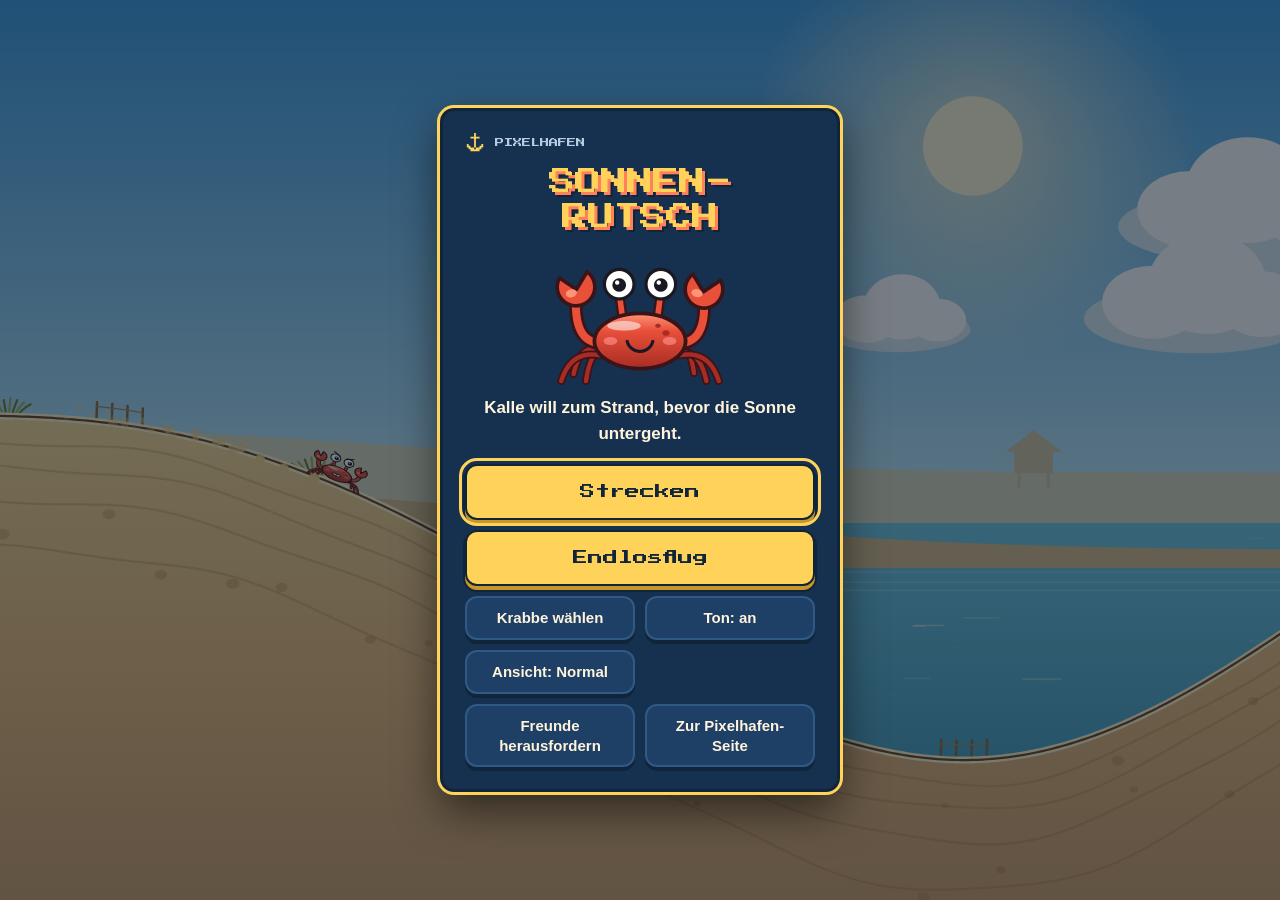
<file: index.html>
<!DOCTYPE html>
<html lang="de">
<head>
<meta charset="UTF-8">
<meta name="viewport" content="width=device-width, initial-scale=1, viewport-fit=cover">
<title>Sonnenrutsch – Pixelhafen</title>
<meta name="description" content="Kalle die Krabbe rutscht über Dünen, Inseln und Klippen und fliegt über die Hügelkuppen – bevor die Sonne untergeht. Ein-Tasten-Spiel, 12 Strecken. Kostenlos, ohne Anmeldung, ohne Werbung.">
<link rel="manifest" href="manifest.webmanifest">
<meta name="theme-color" content="#10243A">
<meta name="mobile-web-app-capable" content="yes">
<meta name="apple-mobile-web-app-capable" content="yes">
<meta name="apple-mobile-web-app-title" content="Sonnenrutsch">
<meta name="apple-mobile-web-app-status-bar-style" content="black">
<link rel="apple-touch-icon" href="icons/apple-touch-icon.png">
<link rel="icon" type="image/png" sizes="192x192" href="icons/icon-192.png">
<style>

  /* Schrift "Press Start 2P", Copyright 2012 The Press Start 2P Project Authors,
     SIL Open Font License 1.1 (https://openfontlicense.org). Sie steckt direkt in dieser
     Datei, damit das Spiel auch offline richtig aussieht. */
  @font-face {
    font-family: 'Press Start 2P';
    font-style: normal;
    font-weight: 400;
    font-display: swap;
    src: url([data-uri]) format('woff2');
  }

  /* Pixelhafen-Farben: Marineblau, Türkis, Sonnengelb, Korallorange, Creme */
  :root {
    color-scheme: dark;
    --bg: #10243A;
    --surface: #16314F;
    --surface-2: #1F4066;
    --line: #2F5A85;
    --text: #FFF4DC;
    --muted: #B5CBE0;
    --gelb: #FFD35A;
    --gelb-kante: #C9962A;
    --koralle: #FF805B;
    --tuerkis: #24D6CD;
    --violett: #B58CFF;
    --auf-gelb: #10243A;
    --retro: 'Press Start 2P', 'Courier New', monospace;
    --body: -apple-system, BlinkMacSystemFont, 'Segoe UI', Roboto, Helvetica, Arial, sans-serif;
  }

  * { box-sizing: border-box; }
  html { height: 100%; background: var(--bg); }
  body {
    height: 100%;
    margin: 0;
    overflow: hidden;
    color: var(--text);
    background: var(--bg);
    font: 16px/1.5 var(--body);
    -webkit-font-smoothing: antialiased;
    -webkit-tap-highlight-color: transparent;
  }
  :focus-visible { outline: 3px solid var(--gelb); outline-offset: 3px; border-radius: 6px; }
  [hidden] { display: none !important; }
  .sr { position: absolute; width: 1px; height: 1px; overflow: hidden; clip: rect(0 0 0 0); white-space: nowrap; }

  #app {
    position: fixed;
    inset: 0;
    padding: env(safe-area-inset-top) env(safe-area-inset-right) env(safe-area-inset-bottom) env(safe-area-inset-left);
    background: var(--bg);
  }
  #buehne {
    position: relative;
    width: 100%;
    height: 100%;
    overflow: hidden;
    /* Nur hier: kein Scrollen, kein Zoomen beim Ziehen */
    touch-action: none;
    -webkit-user-select: none;
    user-select: none;
    -webkit-touch-callout: none;
  }
  canvas#bild { display: block; width: 100%; height: 100%; cursor: pointer; }
  canvas#bild:focus-visible { outline: none; }

  /* ---------- Fenster ---------- */
  #fenster {
    position: fixed;
    inset: 0;
    z-index: 5;
    display: flex;
    padding: max(12px, env(safe-area-inset-top)) max(12px, env(safe-area-inset-right)) max(12px, env(safe-area-inset-bottom)) max(12px, env(safe-area-inset-left));
    overflow-y: auto;
    background: rgba(8, 20, 34, 0.55);
    touch-action: manipulation;
  }
  .tafel {
    width: min(400px, 100%);
    margin: auto;
    padding: 22px;
    background: var(--surface);
    border: 3px solid var(--bg);
    border-radius: 14px;
    box-shadow: 0 0 0 3px var(--gelb), 0 18px 44px rgba(0, 0, 0, 0.55);
  }
  .tafel.breit { width: min(760px, 100%); }
  .marke { display: flex; align-items: center; gap: 10px; margin: 0 0 12px; color: var(--muted); font: 9px/1.5 var(--retro); }
  .marke svg { width: 20px; height: 20px; flex: none; color: var(--gelb); }
  #startKrabbe { display: block; width: 176px; height: 144px; margin: 6px auto 0; }
  h1, h2, h3 { margin: 0; font-weight: 400; }
  h1 { font: 400 clamp(19px, 6.4vw, 26px)/1.35 var(--retro); color: var(--gelb); text-shadow: 3px 3px 0 var(--koralle), 5px 5px 0 var(--bg); text-align: center; }
  h2 { font: 400 clamp(14px, 4.4vw, 17px)/1.5 var(--retro); }
  h3 { font: 400 11px/1.5 var(--retro); }
  .unterzeile { margin: 10px 0 0; font-size: 17px; font-weight: 600; text-align: center; }
  .duell { margin: 14px 0 0; padding: 10px 12px; background: var(--surface-2); border-left: 4px solid var(--gelb); border-radius: 8px; line-height: 1.4; }
  .duell[hidden] { display: none; }
  .spruch { margin: 10px 0 0; color: var(--tuerkis); font-size: 16px; font-style: italic; }
  .knoepfe { display: grid; gap: 10px; margin-top: 18px; }
  .knoepfe.zwei { grid-template-columns: 1fr 1fr; }
  .btn {
    display: inline-flex;
    align-items: center;
    justify-content: center;
    gap: 8px;
    min-height: 48px;
    padding: 10px 16px;
    color: var(--text);
    background: var(--surface-2);
    border: 2px solid var(--line);
    border-radius: 12px;
    box-shadow: 0 4px 0 var(--bg);
    font: 600 16px/1.3 var(--body);
    text-align: center;
    text-decoration: none;
    cursor: pointer;
    touch-action: manipulation;
  }
  .btn:hover { filter: brightness(1.1); }
  .btn:active { transform: translateY(2px); box-shadow: 0 2px 0 var(--bg); }
  .btn.main {
    min-height: 56px;
    color: var(--auf-gelb);
    background: var(--gelb);
    border-color: var(--bg);
    box-shadow: 0 4px 0 var(--gelb-kante), 0 4px 0 2px var(--bg);
    font: 400 15px/1.3 var(--retro);
  }
  .btn.main:active { box-shadow: 0 2px 0 var(--gelb-kante); }
  .btn.klein { min-height: 44px; font-size: 15px; }
  .zeile { display: flex; gap: 10px; align-items: center; justify-content: space-between; }
  .zurueck { margin-bottom: 12px; }

  /* Levelauswahl */
  .gebiet { margin-top: 16px; padding: 12px; border-radius: 12px; background: var(--surface-2); border-left: 6px solid var(--g, var(--tuerkis)); }
  .gebiet h3 { color: var(--g, var(--tuerkis)); }
  .gebiet p { margin: 4px 0 10px; color: var(--muted); font-size: 14px; }
  .karten { display: grid; grid-template-columns: repeat(auto-fill, minmax(124px, 1fr)); gap: 8px; }
  @media (max-width: 560px) { .karten { grid-template-columns: repeat(2, minmax(0, 1fr)); } }
  .karte {
    position: relative;
    display: grid;
    gap: 4px;
    padding: 6px;
    color: var(--text);
    text-align: left;
    background: var(--surface);
    border: 2px solid var(--line);
    border-radius: 10px;
    cursor: pointer;
    font: 600 13px/1.25 var(--body);
    touch-action: manipulation;
  }
  .karte:hover:not(:disabled) { border-color: var(--gelb); }
  .karte canvas { width: 100%; aspect-ratio: 16 / 9; border-radius: 6px; display: block; }
  .karte .nr { font: 10px/1.4 var(--retro); color: var(--gelb); }
  .karte .sterne { color: var(--gelb); font-size: 15px; letter-spacing: 2px; }
  .karte .sterne i { color: rgba(255, 244, 220, 0.25); font-style: normal; }
  .karte:disabled { cursor: not-allowed; }
  .karte:disabled .sterne, .karte:disabled .nr { opacity: 0.6; }
  .schloss { position: absolute; top: 10px; right: 10px; display: grid; place-items: center; width: 30px; height: 30px; background: rgba(16, 36, 58, 0.9); border: 2px solid var(--text); border-radius: 8px; }
  .schloss svg { width: 14px; height: 14px; }

  /* Krabbenwahl */
  .krabbenliste { display: grid; grid-template-columns: repeat(auto-fill, minmax(130px, 1fr)); gap: 10px; margin-top: 14px; }
  .krabbenkarte {
    display: grid;
    justify-items: center;
    gap: 4px;
    padding: 10px 8px;
    color: var(--text);
    background: var(--surface-2);
    border: 2px solid var(--line);
    border-radius: 12px;
    cursor: pointer;
    font: 600 14px/1.3 var(--body);
    touch-action: manipulation;
  }
  .krabbenkarte canvas { width: 88px; height: 72px; }
  .krabbenkarte small { color: var(--muted); font-weight: 400; font-size: 13px; text-align: center; }
  .krabbenkarte[aria-pressed="true"] { border-color: var(--gelb); box-shadow: 0 0 0 2px var(--gelb); }
  .hinweistext { margin: 12px 0 0; color: var(--muted); font-size: 14px; }

  /* Ergebnis */
  .sternreihe { display: flex; justify-content: center; gap: 10px; margin: 14px 0 4px; font-size: 44px; line-height: 1; }
  .sternreihe span { color: rgba(255, 244, 220, 0.18); transform: scale(0.6); transition: transform 0.25s cubic-bezier(.3, 1.6, .5, 1), color 0.2s; }
  .sternreihe span.an { color: var(--gelb); transform: scale(1); text-shadow: 2px 2px 0 var(--koralle); }
  .zahlen { display: grid; gap: 8px; margin: 14px 0 0; padding: 0; }
  .zahlen div { display: flex; justify-content: space-between; align-items: baseline; gap: 12px; padding-bottom: 8px; border-bottom: 1px solid var(--line); }
  .zahlen dt { color: var(--muted); }
  .zahlen dd { margin: 0; font: 13px/1.4 var(--retro); }
  .zahlen .gross dd { color: var(--gelb); font-size: 18px; }
  .hervor { margin: 12px 0 0; padding: 8px 10px; color: var(--auf-gelb); background: var(--gelb); border-radius: 8px; font: 11px/1.6 var(--retro); text-align: center; }
  #erfolgKrabbe, #nachtKrabbe, #endlosKrabbe { display: block; width: 110px; height: 90px; margin: 4px auto 0; }

  @media (orientation: landscape) and (max-height: 560px) {
    .tafel { width: min(640px, 100%); padding: 14px 18px; }
    .marke { display: none; }
    #startKrabbe { width: 110px; height: 90px; }
    .knoepfe { grid-template-columns: 1fr 1fr; margin-top: 12px; }
    #erfolgKrabbe, #nachtKrabbe, #endlosKrabbe { width: 80px; height: 66px; }
    .sternreihe { font-size: 34px; margin-top: 6px; }
    .rund { width: 40px; height: 40px; }
  }
  @media (max-width: 420px) {
    .rund { width: 40px; height: 40px; }
    .tafel { padding: 18px 16px; }
  }
  /* ---------- Nur Querformat auf Handy und Tablet ---------- */
  #drehen { display: none; }
  @media (orientation: portrait) and (pointer: coarse) {
    #drehen {
      position: fixed; inset: 0; z-index: 50;
      display: flex; flex-direction: column; align-items: center; justify-content: center; gap: 18px;
      padding: 24px max(16px, env(safe-area-inset-right)) 24px max(16px, env(safe-area-inset-left));
      background: var(--bg); color: var(--text); text-align: center; touch-action: none;
    }
    #drehen p { margin: 0; font: 400 15px/1.6 var(--retro); color: var(--gelb); }
    #drehen small { font-size: 15px; color: var(--muted); }
    #drehen svg { animation: drehen 2.4s ease-in-out infinite; }
    @keyframes drehen { 0%, 25% { transform: rotate(0); } 55%, 100% { transform: rotate(-90deg); } }
  }
  @media (prefers-reduced-motion: reduce) {
    .btn:active { transform: none; }
    .sternreihe span { transition: none; }
    #drehen svg { animation: none; }
  }

  /* ---------- Anzeige im Spiel ---------- */
  #hud {
    position: absolute;
    top: 8px; left: 8px; right: 8px;
    z-index: 2;
    display: flex;
    align-items: flex-start;
    gap: 8px;
    pointer-events: none;
  }
  .hudblock {
    flex: 1 1 auto;
    min-width: 0;
    max-width: 520px;
    display: grid;
    gap: 6px;
    padding: 7px 10px 8px;
    background: rgba(16, 36, 58, 0.8);
    border: 2px solid rgba(255, 244, 220, 0.3);
    border-radius: 12px;
  }
  .hudzeile { display: grid; grid-template-columns: 22px 1fr auto; align-items: center; gap: 8px; }
  .hudzeile .ico { width: 22px; height: 22px; display: grid; place-items: center; }
  .hudzeile b { font: 11px/1 var(--retro); color: var(--gelb); min-width: 44px; text-align: right; font-weight: 400; }
  .balken { position: relative; height: 12px; border-radius: 6px; background: rgba(255, 244, 220, 0.16); overflow: visible; }
  .balken > i { position: absolute; left: 0; top: 0; bottom: 0; border-radius: 6px; }
  #tagFuellung { width: 100%; background: linear-gradient(90deg, #ff6a4a, #ffb259 45%, #ffe27a); }
  #wegFuellung { width: 0; background: var(--tuerkis); }
  #wegKrabbe { position: absolute; top: 50%; width: 14px; height: 14px; margin: -7px 0 0 -7px; border-radius: 50%; background: #e8503a; border: 2px solid #3a1418; }
  #wegZiel { position: absolute; right: -4px; top: -6px; width: 10px; height: 22px; }
  #hudTag.knapp b { color: #ff9a7a; }
  @keyframes puls { 50% { filter: brightness(1.5); } }
  #hudName { display: flex; align-items: center; gap: 6px; font: 600 13px/1.2 var(--body); color: var(--muted); white-space: nowrap; overflow: hidden; }
  #hudTitel { flex: 1 1 auto; min-width: 0; overflow: hidden; text-overflow: ellipsis; }
  #hudEndlos { display: flex; justify-content: space-between; gap: 10px; font: 600 13px/1.2 var(--body); color: var(--muted); }
  #hudEndlos b { color: var(--gelb); font: 11px/1.2 var(--retro); font-weight: 400; }
  :root:not([data-modus="endlos"]) #hudEndlos { display: none; }
  :root[data-modus="endlos"] #hudNr, :root[data-modus="endlos"] #erklZiel { display: none; }
  #bonus { position: absolute; top: 100px; left: 12px; z-index: 3; padding: 6px 12px; color: var(--auf-gelb); background: var(--gelb); border-radius: 10px; font: 11px/1.5 var(--retro); pointer-events: none; opacity: 0; transform: translateY(6px); transition: opacity .2s, transform .2s; }
  #bonus.zeigen { opacity: 1; transform: none; }
  #erklEndlos { margin: 8px 0 0; font-size: 15px; line-height: 1.4; }
  .rekordzeile { margin: 8px 0 0; text-align: center; color: var(--muted); font-size: 14px; }
  .rekordzeile b { color: var(--gelb); font: 11px/1.4 var(--retro); font-weight: 400; }
  #hudMuscheln { display: inline-flex; align-items: center; gap: 5px; flex: none; color: var(--text); font: 11px/1 var(--retro); }
  #hudMuscheln svg { width: 18px; height: 16px; }
  #hudMuscheln.plopp { animation: plopp 0.25s ease-out; }
  @keyframes plopp { 40% { transform: scale(1.3); } }
  #hudName span { color: var(--gelb); font: 10px/1 var(--retro); margin-right: 6px; }
  .hudrechts { display: flex; gap: 6px; margin-left: auto; }
  .rund {
    display: grid; place-items: center;
    width: 44px; height: 44px; padding: 0;
    color: var(--text); cursor: pointer;
    background: rgba(16, 36, 58, 0.82);
    border: 2px solid rgba(255, 244, 220, 0.35);
    border-radius: 12px;
    pointer-events: auto; touch-action: manipulation;
  }
  .rund:hover { background: rgba(31, 64, 102, 0.95); }
  .rund svg { width: 18px; height: 18px; }
  #tonKnopfHud .aus { display: none; }
  #tonKnopfHud[aria-pressed="false"] .aus { display: inline; }
  #tonKnopfHud[aria-pressed="false"] .welle { display: none; }
  :root:not([data-zustand="bereit"]):not([data-zustand="lauf"]):not([data-zustand="ende"]) #hud { visibility: hidden; }

  /* Kette perfekter Landungen */
  #kette { position: absolute; top: 96px; left: 50%; transform: translateX(-50%); z-index: 2; padding: 4px 10px; color: var(--auf-gelb); background: var(--gelb); border-radius: 8px; font: 10px/1.6 var(--retro); pointer-events: none; }

  /* Erklärung vor dem Start, direkt im Spiel */
  #erklaerung {
    position: absolute; left: 50%; top: 54%;
    z-index: 2;
    width: min(440px, calc(100% - 24px));
    transform: translate(-50%, -50%);
    padding: 14px 16px;
    background: rgba(16, 36, 58, 0.88);
    border: 3px solid var(--gelb);
    border-radius: 14px;
    pointer-events: none;
    text-align: center;
  }
  #erklaerung h2 { font: 12px/1.6 var(--retro); color: var(--gelb); }
  #erklaerung ul { list-style: none; margin: 10px 0 8px; padding: 0; display: grid; gap: 6px; text-align: left; }
  #erklaerung li { display: grid; grid-template-columns: 34px 1fr; align-items: center; gap: 8px; font-size: 15px; line-height: 1.3; }
  #erklaerung li i { display: grid; place-items: center; width: 34px; height: 30px; border-radius: 8px; background: var(--surface-2); font-style: normal; font: 9px/1 var(--retro); color: var(--gelb); }
  #erklaerung .los { margin: 8px 0 0; font: 11px/1.6 var(--retro); color: var(--text); animation: puls 1.2s ease-in-out infinite; }
  :root:not([data-zustand="bereit"]) #erklaerung { display: none; }

  #hinweis {
    position: absolute; left: 50%; bottom: max(14px, env(safe-area-inset-bottom));
    z-index: 2;
    transform: translateX(-50%);
    width: max-content; max-width: calc(100% - 24px);
    padding: 8px 14px;
    color: var(--text);
    background: rgba(16, 36, 58, 0.86);
    border: 2px solid var(--tuerkis);
    border-radius: 12px;
    font: 600 16px/1.35 var(--body);
    text-align: center;
    pointer-events: none;
  }

  .nurTouch { display: none; }
  .touch .nurTouch { display: inline; }
  .touch .nurMaus { display: none; }

  #startKrabbe { display: block; width: 176px; height: 144px; margin: 6px auto 0; }
  .gebiet { --g: var(--tuerkis); }
  @media (min-width: 561px) { .karten { grid-template-columns: repeat(3, minmax(0, 1fr)); } }
  .karte .best { color: var(--muted); font: 600 12px/1.2 var(--body); }

  @media (max-width: 520px) {
    #bonus { top: 118px; left: 8px; }
    #hudEndlos { font-size: 12px; }
    #hud { top: 6px; left: 6px; right: 6px; gap: 6px; }
    .hudblock { padding: 6px 8px; gap: 5px; }
    .hudzeile { grid-template-columns: 18px 1fr auto; gap: 6px; }
    .hudzeile .ico { width: 18px; height: 18px; }
    .hudzeile b { font-size: 9px; min-width: 36px; }
    .rund { width: 40px; height: 40px; }
    .hudrechts { flex-direction: column; gap: 4px; }
    #kette { top: 84px; }
    #erklaerung li { font-size: 14px; }
    #hinweis { font-size: 15px; }
  }
  @media (orientation: landscape) and (max-height: 500px) {
    #startKrabbe { width: 92px; height: 75px; margin-top: 0; }
    .unterzeile { margin-top: 4px; font-size: 15px; }
    h1 { font-size: 18px; }
    .hudblock { max-width: 380px; padding: 5px 8px; gap: 4px; }
    #hudName { font-size: 12px; }
    #erklaerung { top: 58%; padding: 10px 14px; width: min(540px, calc(100% - 24px)); }
    #erklaerung ul { margin: 6px 0 4px; gap: 4px; }
    #erklaerung li { font-size: 14px; }
    #kette { top: 80px; }
  }
  /* Flache Handy-Bildschirme (Querformat): Start- und Ergebnisfenster zweispaltig, damit sie ohne Scrollen auf den
     Bildschirm passen (vorher 412–550 px hoch auf 320–390 px Bildschirmhöhe). Links Bild und Text, rechts Zahlen und Knöpfe. */
  .links, .rechts { display: contents; }
  @media (orientation: landscape) and (max-height: 500px) {
    #fenster { padding: max(6px, env(safe-area-inset-top)) max(10px, env(safe-area-inset-right)) max(6px, env(safe-area-inset-bottom)) max(10px, env(safe-area-inset-left)); }
    .tafel { padding: 10px 14px; }
    #fStart, #fErfolg, #fNacht, #fEndlos { display: grid; grid-template-columns: minmax(130px, 0.7fr) 1.5fr; column-gap: 16px; align-items: center; }
    #fStart.tafelInnen, .links, .rechts { display: block; }
    #fErfolg > h2, #fNacht > h2, #fEndlos > h2 { grid-column: 1 / -1; text-align: center; margin-bottom: 4px; font-size: 14px; }
    .tafel:has(#fStart:not([hidden])), .tafel:has(#fErfolg:not([hidden])), .tafel:has(#fNacht:not([hidden])), .tafel:has(#fEndlos:not([hidden])) { width: min(720px, 100%); }
    #fStart h1 { font-size: 17px; }
    #fStart .unterzeile { margin-top: 4px; font-size: 13px; }
    #startKrabbe { width: 84px; height: 69px; margin: 2px auto 0; }
    #erfolgKrabbe, #nachtKrabbe, #endlosKrabbe { width: 84px; height: 69px; margin: 0 auto; }
    .spruch { margin: 4px 0 0; font-size: 13px; text-align: center; }
    .sternreihe { font-size: 26px; margin: 4px 0 0; }
    .zahlen { grid-template-columns: 1fr 1fr; gap: 3px 14px; margin-top: 0; }
    .zahlen div { padding-bottom: 2px; gap: 6px; }
    .zahlen dt { font-size: 11px; }
    .zahlen dd { font-size: 11px; }
    .zahlen .gross dd { font-size: 14px; }
    .hervor { margin: 5px 0 0; padding: 4px 8px; font-size: 9px; }
    .hinweistext { margin: 5px 0 0; font-size: 12px; }
    .knoepfe { margin-top: 6px; gap: 6px; }
    .knoepfe .knoepfe { margin-top: 0; }
    .btn { min-height: 40px; padding: 6px 10px; font-size: 14px; }
    .btn.main { min-height: 42px; font-size: 13px; }
    .btn.klein { min-height: 40px; font-size: 13px; }
    .rekordzeile { margin: 3px 0 0; font-size: 12px; }
    #fPause .knoepfe { margin-top: 8px; }
  }
  /* Flache Handy-Bildschirme (Querformat): Anzeige kompakt, damit mehr vom Spiel zu sehen ist und die Kamera näher heranzoomt.
     Name oben, Tageslicht und Strecke nebeneinander, Punkte/Rekord klein darunter. */
  @media (orientation: landscape) and (max-height: 500px) {
    #hud { top: 4px; left: 6px; right: 6px; gap: 6px; }
    .hudblock { max-width: 460px; grid-template-columns: 1fr 1fr; column-gap: 10px; row-gap: 3px; padding: 4px 8px 5px; }
    #hudName, #hudEndlos { grid-column: 1 / -1; font-size: 12px; line-height: 1.1; }
    .hudzeile { grid-template-columns: 16px 1fr auto; gap: 5px; }
    .hudzeile .ico { width: 16px; height: 16px; }
    .hudzeile .ico svg { width: 16px; height: 16px; }
    .hudzeile b { font-size: 10px; min-width: 34px; }
    .balken { height: 10px; border-radius: 5px; }
    #wegKrabbe { width: 11px; height: 11px; margin: -5.5px 0 0 -5.5px; }
    #hudEndlos { font-size: 11px; }
    #hudEndlos b { font-size: 10px; }
    .hudrechts { gap: 4px; }
    #bonus { top: 66px; left: 8px; }
    #kette { top: 62px; }
  }
</style>
</head>
<body>

<svg width="0" height="0" style="position:absolute" aria-hidden="true">
  <symbol id="logo" viewBox="0 0 11 11"><path fill="currentColor" d="M5 0h1v2H5zM3 2h5v1H3zM5 3h1v5H5zM1 6h1v1H1zM9 6h1v1H9zM1 7h2v1H1zM8 7h2v1H8zM2 8h3v1H2zM6 8h3v1H6zM3 9h5v1H3z"/></symbol>
  <symbol id="schloss" viewBox="0 0 16 16"><path fill="currentColor" d="M5 2h6v1H5zM4 3h1v4H4zM11 3h1v4h-1zM3 7h10v7H3zM7 9h2v3H7z"/></symbol>
  <symbol id="sonne" viewBox="0 0 22 22"><circle cx="11" cy="11" r="5.5" fill="#ffd35a" stroke="#c9962a" stroke-width="1.2"/><g stroke="#ffd35a" stroke-width="2" stroke-linecap="round"><path d="M11 1.5v2.5M11 18v2.5M1.5 11H4M18 11h2.5M4.3 4.3l1.8 1.8M15.9 15.9l1.8 1.8M4.3 17.7l1.8-1.8M15.9 6.1l1.8-1.8"/></g></symbol>
  <symbol id="muschel" viewBox="0 0 18 16"><path d="M9 14.5 2 6.5Q3 1.5 9 1t7 5.5z" fill="#ffc4bc" stroke="#8c3a4a" stroke-width="1.3" stroke-linejoin="round"/><path d="M9 13.5 5 4M9 13.5 9 2M9 13.5 13 4" stroke="#8c3a4a" stroke-width="0.9" opacity=".6"/></symbol>
  <symbol id="flagge" viewBox="0 0 22 22"><path d="M5 2v19" stroke="#fff4dc" stroke-width="2" stroke-linecap="round"/><path d="M6 3h12l-3 4 3 4H6z" fill="#ff805b" stroke="#10243a" stroke-width="1"/></symbol>
</svg>

<div id="app">
  <main id="buehne">
    <canvas id="bild" tabindex="0" role="img" aria-label="Spielfeld von Sonnenrutsch: Kalle die Krabbe rutscht über weiche Hügel an der Küste. Gedrückt halten lässt Kalle loslaufen und macht ihn schwer, loslassen lässt ihn über die Kuppen fliegen. Leertaste, Maus oder Finger."></canvas>

    <div id="hud">
      <div class="hudblock">
        <div id="hudName"><span id="hudNr">1</span><em id="hudTitel" style="font-style:normal"></em><b id="hudMuscheln" title="Muscheln" aria-label="Muscheln"><svg viewBox="0 0 18 16" aria-hidden="true"><use href="#muschel"/></svg><span id="muschelZahl">0</span></b></div>
        <div class="hudzeile" id="hudTag" title="Tageslicht">
          <span class="ico"><svg width="22" height="22" aria-hidden="true"><use href="#sonne"/></svg></span>
          <div class="balken" role="meter" aria-label="Tageslicht" aria-valuemin="0" aria-valuemax="100" aria-valuenow="100" id="tagBalken"><i id="tagFuellung"></i></div>
          <b id="tagText">0:00</b>
        </div>
        <div class="hudzeile" id="hudWeg" title="Strecke">
          <span class="ico"><svg width="22" height="22" aria-hidden="true"><use href="#flagge"/></svg></span>
          <div class="balken" role="meter" aria-label="Strecke" aria-valuemin="0" aria-valuemax="100" aria-valuenow="0" id="wegBalken"><i id="wegFuellung"></i><span id="wegKrabbe"></span></div>
          <b id="wegText">0 %</b>
        </div>
        <div id="hudEndlos"><span>Punkte <b id="punkteZahl">0</b></span><span>Rekord <b id="rekordZahl">0 m</b></span></div>
      </div>
      <div class="hudrechts">
        <button class="rund" id="neuKnopfHud" type="button" aria-label="Strecke neu starten (R)">
          <svg viewBox="0 0 16 16" fill="currentColor" shape-rendering="crispEdges" aria-hidden="true"><path d="M5 2h6v1H5zM3 3h2v1H3zM11 3h2v1h-2zM2 4h1v2H2zM13 4h1v1h-1zM2 6h1v4H2zM2 10h1v2H2zM3 12h2v1H3zM5 13h6v1H5zM11 12h2v1h-2zM13 10h1v2h-1zM10 5h4v1h-4zM13 2h1v3h-1z"/></svg>
        </button>
        <button class="rund" id="tonKnopfHud" type="button" aria-label="Ton an/aus (M)" aria-pressed="true">
          <svg viewBox="0 0 16 16" fill="currentColor" shape-rendering="crispEdges" aria-hidden="true"><path d="M2 6h3v4H2zM5 5h1v6H5zM6 4h1v8H6zM7 3h1v10H7z"/><path class="welle" d="M10 6h1v4h-1zM12 4h1v8h-1z"/><path class="aus" d="M10 5h1v1h-1zM11 6h1v1h-1zM12 7h1v2h-1zM13 9h1v1h-1zM14 10h1v1h-1zM14 5h1v1h-1zM13 6h1v1h-1zM11 9h1v1h-1zM10 10h1v1h-1z"/></svg>
        </button>
        <button class="rund" id="pauseKnopf" type="button" aria-label="Pause (P)">
          <svg viewBox="0 0 16 16" fill="currentColor" shape-rendering="crispEdges" aria-hidden="true"><path d="M4 3h3v10H4zM9 3h3v10H9z"/></svg>
        </button>
      </div>
    </div>

    <div id="kette" hidden></div>
    <div id="bonus" role="status" aria-live="polite"></div>

    <div id="erklaerung" aria-live="polite">
      <h2 id="erklTitel">LERNSTRECKE</h2>
      <p id="erklEndlos" hidden>Flieg dem Sonnenuntergang davon! Erreiche die nächste Distanzmarke und lande sauber, um Tageslicht zu gewinnen.</p>
      <ul id="erklListe">
        <li><i>HALT</i><span><b>Gedrückt halten:</b> Kalle läuft los und rutscht schwer bergab.</span></li>
        <li><i>LOS</i><span><b>Vor dem Anstieg loslassen:</b> Der Schwung trägt ihn über die Kuppe in die Luft.</span></li>
        <li id="erklZiel"><i>☀</i><span>Erreiche das Ziel, bevor die Sonne untergeht.</span></li>
        <li><i><svg width="22" height="20" aria-hidden="true"><use href="#muschel"/></svg></i><span>Sammle Muscheln – goldene zählen fünffach.</span></li>
      </ul>
      <p class="los"><span class="nurMaus">Leertaste oder Maus halten</span><span class="nurTouch">Bildschirm gedrückt halten</span> zum Losrutschen</p>
    </div>

    <p id="hinweis" role="status" aria-live="polite" hidden></p>
  </main>
</div>
<p id="ansage" class="sr" aria-live="polite"></p>

<div id="fenster">
  <div class="tafel" role="dialog" aria-modal="true" aria-labelledby="fStartTitel">

    <section id="fStart">
      <div class="links">
      <p class="marke"><svg aria-hidden="true"><use href="#logo"/></svg>PIXELHAFEN</p>
      <h1 data-titel>SONNEN-<br>RUTSCH</h1>
      <canvas id="startKrabbe" width="352" height="288" aria-hidden="true"></canvas>
      <p class="unterzeile">Kalle will zum Strand, bevor die Sonne untergeht.</p>
      </div>
      <div class="rechts">
      <p class="duell" id="startDuell" hidden></p>
      <div class="knoepfe">
        <button class="btn main" id="spielenKnopf" type="button">Strecken</button>
        <button class="btn main" id="endlosKnopf" type="button">Endlosflug</button>
        <p class="rekordzeile" id="endlosRekordStart" hidden>Endlos-Rekord: <b id="startRekord">0 m</b></p>
        <p class="rekordzeile" id="endlosRekordAlt" hidden>Rekord vor dem Update: <b id="startRekordAlt">0 m</b></p>
        <div class="knoepfe zwei" style="margin-top:0">
          <button class="btn klein" id="krabbeWahlKnopf" type="button">Krabbe wählen</button>
          <button class="btn klein js-ton" type="button" aria-pressed="true">Ton: an</button>
        </div>
        <div class="knoepfe zwei" style="margin-top:0">
          <button class="btn klein js-ansicht" type="button">Ansicht: Normal</button>
        </div>
        <div class="knoepfe zwei" style="margin-top:0">
          <button class="btn klein" id="freundeKnopf" type="button">Freunde herausfordern</button>
          <a class="btn klein" href="https://moje9328.github.io/spiele/">Zur Pixelhafen-Seite</a>
        </div>
      </div>
      </div>
    </section>

    <section id="fKrabben" hidden>
      <h2 data-titel>Krabbe wählen</h2>
      <p class="hinweistext">Alle Krabben rutschen und fliegen gleich. Sie sehen nur anders aus.</p>
      <div class="krabbenliste" id="krabbenListe"></div>
      <div class="knoepfe"><button class="btn main" id="krabbenFertig" type="button">Fertig</button></div>
    </section>

    <section id="fLevel" hidden>
      <div class="zeile zurueck">
        <h2 data-titel>Strecke wählen</h2>
        <button class="btn klein" id="levelZurueck" type="button">Zurück</button>
      </div>
      <div id="gebietListe"></div>
    </section>

    <section id="fPause" hidden>
      <h2 data-titel>Kurze Pause</h2>
      <p class="hinweistext">Die Sonne wartet, bis du weiterspielst.</p>
      <div class="knoepfe">
        <button class="btn main" id="weiterKnopf" type="button">Weiter</button>
        <button class="btn klein" id="neuKnopf" type="button">Neu starten</button>
        <div class="knoepfe zwei" style="margin-top:0">
          <button class="btn klein" id="pauseLevelKnopf" type="button">Streckenwahl</button>
          <button class="btn klein js-ton" type="button" aria-pressed="true">Ton: an</button>
        </div>
        <button class="btn klein js-ansicht" type="button">Ansicht: Normal</button>
      </div>
    </section>

    <section id="fErfolg" hidden>
      <h2 data-titel id="erfolgTitel">Geschafft!</h2>
      <div class="links">
      <canvas id="erfolgKrabbe" width="220" height="180" aria-hidden="true"></canvas>
      <p class="spruch" id="erfolgSpruch"></p>
      <div class="sternreihe" aria-hidden="true"><span>★</span><span>★</span><span>★</span></div>
      <p class="sr" id="sterneText"></p>
      </div>
      <div class="rechts">
      <dl class="zahlen">
        <div class="gross"><dt>Zeit</dt><dd id="eZeit">0</dd></div>
        <div><dt>Tageslicht übrig</dt><dd id="eRest">0</dd></div>
        <div><dt>Perfekte Landungen</dt><dd id="ePerfekt">0</dd></div>
        <div><dt>Muscheln</dt><dd id="eMuscheln">0</dd></div>
        <div><dt>Weitester Flug</dt><dd id="eWeit">0</dd></div>
        <div><dt>Bestzeit</dt><dd id="eBest">0</dd></div>
      </dl>
      <p class="hervor" id="neuBest" hidden>NEUE BESTZEIT!</p>
      <p class="hinweistext" id="sternInfo"></p>
      <div class="knoepfe">
        <button class="btn main" id="weiterLevelKnopf" type="button">Nächste Strecke</button>
        <div class="knoepfe zwei" style="margin-top:0">
          <button class="btn klein" id="nochmalErfolgKnopf" type="button">Noch einmal</button>
          <button class="btn klein" id="erfolgLevelKnopf" type="button">Streckenwahl</button>
        </div>
      </div>
      </div>
    </section>

    <section id="fEndlos" hidden>
      <h2 data-titel id="endlosTitel">Die Sonne ist untergegangen</h2>
      <div class="links">
      <canvas id="endlosKrabbe" width="220" height="180" aria-hidden="true"></canvas>
      <p class="spruch" id="endlosSpruch"></p>
      </div>
      <div class="rechts">
      <dl class="zahlen">
        <div class="gross"><dt>Strecke</dt><dd id="enStrecke">0 m</dd></div>
        <div class="gross"><dt>Punkte</dt><dd id="enPunkte">0</dd></div>
        <div><dt>Muscheln</dt><dd id="enMuscheln">0</dd></div>
        <div><dt>Perfekte Landungen</dt><dd id="enPerfekt">0</dd></div>
        <div><dt>Gewonnenes Tageslicht</dt><dd id="enBonus">0 s</dd></div>
        <div><dt>Rekord Strecke</dt><dd id="enRekord">0 m</dd></div>
        <div><dt>Rekord Punkte</dt><dd id="enRekordPunkte">0</dd></div>
      </dl>
      <p class="hervor" id="enNeu" hidden>NEUER REKORD!</p>
      <p class="hinweistext" id="enDuell"></p>
      <div class="knoepfe">
        <button class="btn main" id="endlosNochmal" type="button">Sofort nochmal</button>
        <button class="btn klein" id="endlosFreunde" type="button">Freunde herausfordern</button>
        <button class="btn klein" id="endlosMenue" type="button">Zum Menü</button>
      </div>
      </div>
    </section>

    <section id="fNacht" hidden>
      <h2 data-titel>Die Sonne ist weg!</h2>
      <div class="links">
      <canvas id="nachtKrabbe" width="220" height="180" aria-hidden="true"></canvas>
      <p class="spruch" id="nachtSpruch"></p>
      </div>
      <div class="rechts">
      <dl class="zahlen">
        <div class="gross"><dt>Geschafft</dt><dd id="nAnteil">0 %</dd></div>
        <div><dt>Fehlten noch</dt><dd id="nRest">0 m</dd></div>
        <div><dt>Muscheln</dt><dd id="nMuscheln">0</dd></div>
        <div><dt>Perfekte Landungen</dt><dd id="nPerfekt">0</dd></div>
        <div><dt>Bisher am weitesten</dt><dd id="nBest">0 %</dd></div>
      </dl>
      <p class="hinweistext" id="nachtTipp"></p>
      <div class="knoepfe">
        <button class="btn main" id="nochmalKnopf" type="button">Sofort nochmal</button>
        <button class="btn klein" id="nachtLevelKnopf" type="button">Streckenwahl</button>
      </div>
      </div>
    </section>

  </div>
</div>

<script>
// ===================================================================
// 1 · EINSTELLUNGEN
// Alle Werte für Physik und Spielgefühl an einer Stelle.
// Welt in Metern, y zeigt nach OBEN. Zeit in Sekunden.
// ===================================================================

const K = {
  SCHRITT: 1 / 240,         // feste Physik-Schrittweite in Physikzeit (unabhängig von der Bildrate)
  // Physik läuft in echter Zeit. Bodentempo, Luftschwerkraft, Kamera, Hintergrund und
  // Tageslicht sind getrennt eingestellt (keine pauschale Zeitbeschleunigung mehr).
  MAX_SCHRITTE: 60,         // höchstens so viele Schritte je Bild (60 × 1/240 s = 0,25 s: auch auf langsamen Handys läuft das Spiel in Echtzeit, nach langen Hängern wird nicht endlos nachgeholt)
  MAX_BILDZEIT: 0.25,       // längste Bildzeit, die in einem Rutsch nachgerechnet wird (s)

  // Boden: flottes Vorwärtstempo (2 × so schnell wie die erste Version, Kräfte 2² ×)
  G: 96,                    // Schwerkraft entlang der Hänge (am Boden)
  SCHWER_BODEN: 3.0,        // gedrückt am Boden: so viel schwerer (bergab schneller, bergauf langsamer)
  LEICHT_BODEN: 0.65,       // losgelassen am Boden: Kalle ist leicht und gleitet den Hang hinauf
  // Luft: eigene, weichere Schwerkraft – Kalle steigt mit Schwung, geht am Gipfel weich über
  // und fällt zunehmend, aber nicht schlagartig
  G_LUFT: 44,               // Schwerkraft im Flug (losgelassen), m/s²
  SCHWER_LUFT: 3.4,         // gedrückt in der Luft: Sinkflug mit G_LUFT × dies …
  // Hohe Flüge sollen zügig nach vorn gehen, nicht schweben:
  FLUG_WINKEL_MAX: 36,      // steiler als so viele Grad steigt Kalle nach dem Absprung nicht lange …
  LENKEN_STAERKE: 3,      // … sondern wird weich nach vorn gelenkt (Anteil des Überschuss-Winkels pro Sekunde) …
  LENKEN_ANLAUF: 0.4,       // … das Lenken setzt über so viele Sekunden nach dem Absprung weich ein (kein Ruck) …
  HOEHE_SCHWER_AB: 35,      // ab so viel Metern über dem Boden zieht die Schwerkraft zunehmend stärker …
  HOEHE_SCHWER_BIS: 110,    // … bis sie ab dieser Höhe …
  HOEHE_SCHWER_EXTRA: 0.6,  // … um so viel stärker ist (×1,6) – kein endloses Schweben am Gipfel
  FALL_EXTRA: 0.3,          // beim Sinken wächst die Schwerkraft weich um bis zu diesen Anteil (schneller, zügiger Fall) …
  FALL_ANLAUF: 32,          // … voll erreicht bei so vielem Sinktempo (m/s); am Gipfel (vy = 0) ist der Zusatz 0 – kein Ruck
  SINKFLUG_ANLAUF: 0.1,     // … setzt in so vielen Sekunden weich ein und endet beim Loslassen sofort

  REIBUNG: 1.0,             // gleichmäßige Bremsung am Boden (m/s²)
  LUFTWIDERSTAND: 0.0004,   // Bremsung ~ v² am Boden
  LUFTWIDERSTAND_FLUG: 0.00025, // Bremsung ~ v² in der Luft (gering: Vorwärtstempo bleibt weitgehend)
  V_MIN_SCHWER: 10,         // wer bergauf schwer bleibt, wird so langsam
  KRABBELN: 88,             // gedrückt und langsamer als V_MIN: so schnell krabbelt Kalle los (m/s²)
  V_MIN: 28,                // gedrückt krabbelt Kalle mindestens so schnell (nie Feststecken); losgelassen kein Antrieb
  V_MAX: 160,               // Höchstgeschwindigkeit am Boden
  V_MAX_LUFT: 200,          // Sicherheitsgrenze in der Luft (wird im normalen Spiel nicht erreicht)
  V_START: 0,               // Kalle steht am Start, bis die Taste gedrückt wird

  // Landungen
  PERFEKT_WINKEL: 30,       // perfekt: Flugrichtung höchstens so viele Grad neben der Rampentangente …
  PERFEKT_QUER: 45,         // … und Aufprall quer zur Oberfläche höchstens so schnell (m/s) …
  PERFEKT_QUER_ANTEIL: 0.5, // … oder höchstens halb so schnell wie Kalle insgesamt (hohes Tempo disqualifiziert nicht)
  PERFEKT_MIN_HOEHE: 1.2,   // … und vorher wirklich in der Luft gewesen (Meter über Boden)
  GUT_WINKEL: 36,           // darunter: Kalle wird in den Hang umgelenkt und behält fast alles Tempo
  GUT_ERHALT: 0.95,         // so viel Tempo bleibt bei einer guten Landung mindestens
  ABHANG_WINKEL: 55,        // auf einem Abhang zählt eine Landung bis zu diesem Winkel noch als gut …
  ABHANG_ERHALT: 0.82,      // … und behält mindestens so viel Tempo
  PERFEKT_MIN_GEFAELLE: 0.18, // perfekt nur auf einem echt abfallenden Hang
  PERFEKT_MIN_FLUGZEIT: 0.25, // kleine Hüpfer an der Kuppe zählen nicht
  PERFEKT_BONUS: 0.05,      // +5 % Tempo …
  KETTEN_BONUS: 0.012,      // … plus 1,2 % je perfekter Landung in Folge
  KETTE_MAX: 5,
  HART_FAKTOR: 0.82,        // harte Landung am Gegenhang: zusätzlicher Tempoverlust

  // Tempo-Anstieg mit der Strecke (0 am Start, 1 nach TEMPO.WEG Metern bzw. am Ziel; weich, nie ein Sprung).
  // Es wächst nur die Bodenschwerkraft und das Krabbel-Mindesttempo; die Luftschwerkraft wächst
  // mit, damit Flüge bei höherem Tempo nicht länger schweben. Tageslicht und Zeit bleiben unberührt.
  TEMPO: {
    WEG: 2600,              // Endlosflug: so viele Meter bis zum vollen Tempo-Anstieg
    G_PLUS: 0.07,           // Bodenschwerkraft am Ende um so viel Anteil größer (bergab schneller)
    LUFT_PLUS: 0.06,        // Luftschwerkraft am Ende um so viel Anteil größer (Flüge bleiben dynamisch)
    V_MIN_PLUS: 8,          // Krabbel-Mindesttempo am Ende um so viel größer (m/s)
  },

  // Sprungflächen (Hafenpolster) auf Rampen. Gültig nur bei echtem Bodenkontakt (überfahren oder
  // darauf gelandet). Der Absprung folgt der Oberfläche (Tempo entlang des Hangs bleibt) plus einem
  // Stoß in Richtung „Oberflächennormale gemischt mit einer festen Vorwärts-/Aufwärtsrichtung“.
  MATTE: {
    BREITE: 15,             // Länge der Fläche (m)
    V_MIN: 32,              // langsamer als so (m/s) federt sie nur, ohne zu springen
    ERHALT: 0.96,           // so viel vom Tempo entlang der Oberfläche bleibt
    RICHTUNG: 52,           // feste Stoßrichtung (Grad über der Waagerechten, nach vorn) …
    MISCHUNG: 0.5,          // … zur Hälfte mit der Oberflächennormalen gemischt
    STOSS: [24, 36, 50],    // Stoßstärke (m/s): die Planung wählt die erste Stärke mit sicherer Landung
    V_MAX: 155,             // Gesamttempo nach dem Absprung höchstens (Sicherheitsgrenze)
    WINKEL_MIN: 8,          // Absprung mindestens so steil (Grad), damit es nie flach über die Fläche streift
    SPERRE: 4,              // erst wieder auslösbar, wenn Kalle so weit (m) von der Fläche weg war
    STEIGUNG: [0.2, 1.6], // Flächen liegen nur auf Rampen mit dieser Neigung (Höhe/Länge)
    LANDE_MIN_FLUGZEIT: 0.8,  // Planung: der Sprung muss mindestens so lange dauern …
    LANDE_MIN_HOEHE: 6,       // … und so hoch gehen (m über der Fläche)
    LANDE_TEMPI: [0.8, 1.0, 1.1], // … und bei diesen Anteilen des Anflugtempos nicht hart landen (bei 1,0 und mehr sauber auf einer Abfahrt)
  },

  // Luft-Sammelreihen (aus echten Flugbahnen des Testpiloten, siehe 3e-luft.js)
  LUFT: {
    ABSTAND: 5.2,           // Meter zwischen zwei Muscheln entlang der Flugbahn
    ANZAHL: [5, 9],
    MIN_GIPFEL: 14,         // Flüge unter so vielen Metern Gipfelhöhe bekommen keine Reihe (nach Sprungflächen: MIN_GIPFEL_MATTE)
    MIN_GIPFEL_MATTE: 5,
    MIN_ZEIT: 0.9,          // … und unter so vielen Sekunden Flugzeit auch nicht
    MIN_ZEIT_MATTE: 0.7,
    BONUS_GIPFEL: 65,       // ab dieser Gipfelhöhe gibt es die höhere Bonusreihe (golden endend)
    ZWEI_LINIEN: 0.35,      // Anteil der großen Flüge mit niedriger und hoher Alternativlinie
    ABSTAND_BODEN: 4,       // mindestens so hoch über dem Gelände (m), damit nichts im Boden steckt
    ABSTAND_BODEN_MATTE: 2.6,  // … nach Sprungflächen (flachere Hüpfer)
    MIN_TRENNUNG: 7,        // niedrige und hohe Linie mindestens so weit auseinander (m)
    PAUSE: 1,               // nach so vielen bestückten Abschnitten folgt ein freier Abschnitt
  },

  // Punkte für Reihen und Kombos (zusätzlich zu Muscheln und perfekten Landungen)
  PUNKTE: {
    REIHE: 30,              // vollständig gesammelte Reihe
    KOMBO_FENSTER: 9,       // Sekunden bis zum nächsten Erfolg, damit die Kombo weiterläuft
    KOMBO_SCHRITT: 5,       // Bonus je Kombo-Stufe (ab Stufe 2) …
    KOMBO_MAX: 5,           // … bis höchstens diese Stufe (also höchstens 40 Punkte je Erfolg)
    SUPERSPRUNG: 40,        // Landung nach einem Flug mit mindestens SUPER_GIPFEL Metern Gipfel
    SUPER_GIPFEL: 95,
  },

  MUSCHEL_RADIUS: 1.8,      // Sammelbereich: Abstand Kalles Mitte ↔ Muschel (Sensor, kein Stoß)
  MUSCHEL_HOEHE: 1.1,       // Muscheln schweben so weit über dem Boden (entlang der Normalen)
  KRABBE_MITTE: 1.0,        // Kalles Mitte liegt so weit über seinen Füßen
  GOLD_WERT: 5,             // eine goldene Muschel zählt so viel wie 5 normale

  // Flugrufe (Spiellogik in 3c-flugrufe.js, Stimme in 6b-rufe.js). Alles in Weltkoordinaten.
  RUF: {
    HOEHE: 85,              // gerufen wird nur, wenn Kalle wirklich so hoch über dem Absprung war (m) …
    WEITE: 255,             // … UND schon so weit geflogen ist (m, waagerecht). Pro Flug höchstens ein Ruf.
    YIPPIE_HOEHE: 105,      // „Yippie!“ statt „Juhu!“, wenn der Gipfel mindestens so hoch ist (m)
    ABSTAND: 15,            // Sekunden zwischen zwei Rufen mindestens (sonst entfällt der Ruf)
    BODEN_RUHE: 0.25,       // erst nach so langer stabiler Bodenzeit beginnt ein neuer Flug
  },


  // Endlosflug: Tageslicht in echten Sekunden, Strecken in Metern
  ENDLOS: {
    START: 120,             // so viel Tageslicht zu Beginn (echte Sekunden; läuft 1:1 mit der aktiven Spielzeit)
    MAX: 180,               // mehr passt nie in den Vorrat
    HIMMEL_REF: 75,         // Himmel bleibt hell, solange mehr als so viel übrig ist; darunter allmählich Abend
    MARKE_ERSTE: 1500,      // erste Distanzmarke (m) – bei Reisetempo etwa alle 15–20 s eine
    MARKE_WACHSTUM: 150,    // jede weitere Marke liegt so viel weiter als die vorige (Läufe enden sicher)
    MARKE_BONUS: 12,        // Tageslicht pro erreichter Marke (s)
    PERFEKT_BONUS: 3,       // Tageslicht pro perfekter Landung (s)
    PUNKTE_MUSCHEL: 10,     // Punkte je Muschelwert (Gold zählt 5×)
    PUNKTE_PERFEKT: 25,     // Punkte je perfekter Landung
    SCHWIERIG_WEG: 15000,   // nach so vielen Metern ist die volle Schwierigkeit erreicht (danach bleibt sie)
    VORLAUF: 2000,          // so weit voraus ist das Gelände immer schon gebaut (m)
    GEIST_VORLAUF: 900,     // so weit voraus fliegt der unsichtbare Testpilot, der die Landezonen findet
    HINTEN: 400,            // weiter zurück wird Gelände entfernt (m)
  },


  ABHEBEN_SCHWELLE: 1.0,    // v²·Krümmung > g·cos·Schwelle → Kalle hebt ab

  // Kamera
  KAM_VORAUS: 0.26,         // Kalle steht bei 26 % der Bildbreite (mehr Blick nach vorn)
  KAM_BREITE_MIN: 58,       // so viele Meter sieht man mindestens nach vorn/hinten (Querformat)
  KAM_BREITE_MIN_HOCH: 54,  // … hochkant
  KAM_VORSCHAU: 0.95,       // Sekunden Vorschau: so viel Weg voraus ist mindestens zu sehen
  KAM_RAND_OBEN: 4,         // Meter Luft über Kalle
  KAM_RAND_UNTEN: 2,
  KAM_GLAETTE_ZOOM: 1.4,    // je größer, desto schneller folgt der Zoom (weich, kein Pumpen)
  KAM_GLAETTE_Y: 2.2,       // Höhe folgt weich
  KAM_TOLERANZ_ZOOM: 0.07,  // Zoom-Ziel ändert sich erst ab 7 % Unterschied (kein Nachregeln bei jedem Hüpfer)
  KAM_TOLERANZ_Y: 4,        // Höhen-Ziel ändert sich erst ab 4 m Unterschied

  // Ansicht (Knopf im Menü): wie nah die Kamera heranzoomt. Gilt zusätzlich zur automatischen Kamera.
  ANSICHT: [1, 1.22, 1.45],  // normal, nah, sehr nah
  ANSICHT_NAMEN: ['Normal', 'Nah', 'Sehr nah'],
  ANSICHT_PHONE: 1,           // Standard auf flachen Touch-Bildschirmen, solange nichts gewählt wurde

  KRABBE_BREITE: 3.0,       // so breit wird Kalle gezeichnet (Meter)
  KRABBE_MIN_PIXEL: 54,     // aber nie schmaler als so viele CSS-Pixel
};

// Mitwachsende Zufallszahlen (gleiche Saat → gleiche Strecke)
function zufall(saat) {
  let s = saat >>> 0;
  return () => {
    s = (s + 0x6D2B79F5) >>> 0;
    let t = s;
    t = Math.imul(t ^ (t >>> 15), t | 1);
    t ^= t + Math.imul(t ^ (t >>> 7), t | 61);
    return ((t ^ (t >>> 14)) >>> 0) / 4294967296;
  };
}

// ===================================================================
// 2 · STRECKEN
// Das Gelände ist eine Kette aus Hoch- und Tiefpunkten. Dazwischen liegt
// jeweils eine halbe Kosinuswelle: Das ergibt weiche, zusammenhängende
// Hügel ohne Knick (Höhe und Steigung sind überall stetig). Weil das
// Gelände eine Höhenfunktion y(x) ist, kann Kalle nie hindurchfallen:
// Liegt er unter y(x), steht er auf dem Boden.
// ===================================================================

class Gelaende {
  constructor(punkte) {
    this.p = punkte;                 // [[x, y], …] streng aufsteigend in x, abwechselnd Hoch-/Tiefpunkte
    this.n = punkte.length;
    this.i = 0;                      // zuletzt benutztes Teilstück (meist dasselbe)
    let min = Infinity, max = -Infinity;
    for (const [, y] of punkte) { min = Math.min(min, y); max = Math.max(max, y); }
    this.min = min; this.max = max;
    this.ende = punkte[punkte.length - 1][0];
    this.anfang = punkte[0][0];
    // Krümmung an jedem Stützpunkt: an beiden angrenzenden Stücken gleich (→ glatte
    // Übergänge ohne Ruck). Gewählt wie bei einer runden Kuppe/einem runden Tal, aber nie
    // stärker, als das kürzere/flachere Nachbarstück verträgt (sonst würde es überschwingen).
    this.k = punkte.map((q, i) => this.kBei(i));
  }
  // Krümmung am Stützpunkt i (0 an den Enden – dort wird beim Anhängen neu gerechnet)
  kBei(i) {
    const punkte = this.p;
    if (i <= 0 || i >= this.n - 1) return 0;
    {
      const [x0, y0] = punkte[i - 1], [x1, y1] = punkte[i], [x2, y2] = punkte[i + 1];
      const hl = y1 - y0, hr = y2 - y1;
      if (Math.abs(hl) < 1e-9 || Math.abs(hr) < 1e-9 || Math.sign(hl) === Math.sign(hr)) return 0;
      const ql = Math.abs(hl) / ((x1 - x0) * (x1 - x0)), qr = Math.abs(hr) / ((x2 - x1) * (x2 - x1));
      // Rundung nach dem stärkeren Nachbarn, aber normiert höchstens RUNDUNG_MAX je Seite
      const k = Math.min(GELAENDE.RUNDUNG * Math.max(ql, qr), GELAENDE.RUNDUNG_MAX * ql, GELAENDE.RUNDUNG_MAX * qr);
      return (hl > 0 ? -1 : 1) * k;   // Kuppe: negativ, Tal: positiv
    }
  }
  // Endlosmodus: neue Punkte hinten anhängen. Der bisher letzte Punkt bekommt jetzt seine
  // echte Krümmung – Kalle ist nie auf den letzten Stücken (Vorlauf), daher ändert sich
  // nichts unter ihm.
  anhaengen(neue) {
    for (const q of neue) {
      if (q[0] <= this.p[this.n - 1][0]) throw new Error('Gelände: Punkte müssen nach rechts wachsen');
      this.p.push(q); this.k.push(0); this.n++;
      this.min = Math.min(this.min, q[1]); this.max = Math.max(this.max, q[1]);
    }
    for (let i = Math.max(1, this.n - neue.length - 1); i < this.n - 1; i++) this.k[i] = this.kBei(i);
    this.ende = this.p[this.n - 1][0];
  }
  // Endlosmodus: weit zurückliegende Punkte entfernen (es bleiben mindestens 3)
  kuerzen(xMin) {
    let weg = 0;
    while (this.n - weg > 3 && this.p[weg + 1][0] < xMin) weg++;
    if (!weg) return 0;
    this.p.splice(0, weg); this.k.splice(0, weg); this.n -= weg;
    this.i = 0;
    this.anfang = this.p[0][0];
    return weg;
  }
  stueck(x) {
    const p = this.p;
    let i = this.i;
    if (x < p[0][0]) return 0;
    if (x >= p[this.n - 1][0]) return this.n - 2;
    if (x >= p[i][0] && x < p[i + 1][0]) return i;
    let lo = 0, hi = this.n - 2;
    while (lo < hi) {
      const m = (lo + hi + 1) >> 1;
      if (p[m][0] <= x) lo = m; else hi = m - 1;
    }
    this.i = lo;
    return lo;
  }
  // Ein Stück ist ein Polynom 5. Grades (normiert auf t = 0..1, Höhe 0..1) mit
  // Steigung 0 an beiden Enden und vorgegebener Krümmung a (Anfang) und b (Ende).
  // Rückgabe: [Höhe, Steigung dy/dx, zweite Ableitung]
  werte(x) {
    const i = this.stueck(x), [x0, y0] = this.p[i], [x1, y1] = this.p[i + 1];
    const L = x1 - x0, h = y1 - y0;
    const t = Math.max(0, Math.min(1, (x - x0) / L));
    if (Math.abs(h) < 1e-9) return [y0, 0, 0];
    const a = this.k[i] * L * L / h, b = this.k[i + 1] * L * L / h;
    const t2 = t * t, t3 = t2 * t, t4 = t3 * t, t5 = t4 * t;
    const f = 10 * t3 - 15 * t4 + 6 * t5 + a * (0.5 * t2 - 1.5 * t3 + 1.5 * t4 - 0.5 * t5) + b * (0.5 * t3 - t4 + 0.5 * t5);
    const f1 = 30 * t2 - 60 * t3 + 30 * t4 + a * (t - 4.5 * t2 + 6 * t3 - 2.5 * t4) + b * (1.5 * t2 - 4 * t3 + 2.5 * t4);
    const f2 = 60 * t - 180 * t2 + 120 * t3 + a * (1 - 9 * t + 18 * t2 - 10 * t3) + b * (3 * t - 12 * t2 + 10 * t3);
    const innen = x > this.anfang && x < this.ende;
    return [y0 + h * f, innen ? h * f1 / L : 0, innen ? h * f2 / (L * L) : 0];
  }
  hoehe(x) { return this.werte(x)[0]; }
  steigung(x) { return this.werte(x)[1]; }
  kruemmung2(x) { return this.werte(x)[2]; }
  // Tiefster und höchster Punkt im Bereich [x0, x1] (für die Kamera)
  bereich(x0, x1) {
    let lo = this.hoehe(x0), hi = lo;
    const e = this.hoehe(x1); lo = Math.min(lo, e); hi = Math.max(hi, e);
    for (const [x, y] of this.p) {
      if (x < x0) continue;
      if (x > x1) break;
      lo = Math.min(lo, y); hi = Math.max(hi, y);
    }
    return [lo, hi];
  }
}

// Grenzen für den Streckenbau – zentral, damit Tests und Generator dasselbe meinen
const GELAENDE = {
  LAENGE: 1.8,           // alle Hügel so viel länger (passend zu den weiten Flügen) …
  HOEHE: 1.35,           // … und so viel höher als in den Bauplänen angegeben
  RUNDUNG: 6.5,          // Krümmung an Kuppen/Tälern ≈ RUNDUNG · Höhe / Länge² (4,93 wäre ein Kosinusbogen)
  RUNDUNG_MAX: 9,        // normierte Krümmung je Stück höchstens (ab ~20 würde ein Stück überschwingen)
  HOEHE_MIN: 7,          // kein Hügelstück niedriger als 7 m – keine Mini-Wellen, die Hüpfer auslösen
  NEIGUNG_MIN: 0.32,     // mittlere Neigung (Höhe/Länge) mindestens – sonst wird es eine lange Rutschbahn
  NEIGUNG_MAX: 1.15,     // … und höchstens (steilste Stelle dann etwa 63°)
  TAL_SPIELRAUM: 5,      // Täler liegen höchstens so weit über/unter der Grundlinie – keine Schluchten
  FLACH_STEIGUNG: 0.15,  // als „fast flach“ gilt |Steigung| darunter …
  FLACH_MAX: 24,         // … und so ein Stück darf höchstens so lang sein (Meter, ≈ 0,25 s bei Reisetempo; Start und Zielstrand ausgenommen)
};

// --- Gebiete: Aussehen kommt aus 7-grafik.js (THEMEN), hier nur Name und Text ---
const GEBIETE = [
  { name: 'Sanddünen', text: 'Weiche, lange Dünen. Hier lernt Kalle das Rutschen.', farbe: '#FFD35A' },
  { name: 'Tropeninsel', text: 'Palmen, Lagune und steilere Hügel.', farbe: '#24D6CD' },
  { name: 'Felsküste', text: 'Raue Klippen, große Abstände, unruhiger Rhythmus.', farbe: '#B5CBE0' },
  { name: 'Korallenkap', text: 'Hohe Kämme bis zum Leuchtturm. Nur mit gutem Timing.', farbe: '#FF805B' },
];

// --- Streckenbauplan ---
// laenge: Meter bis zum Ziel
// L: halbe Hügelbreite (Abhang) am Anfang/Ende der Strecke, A: Höhenunterschied am Anfang/Ende
// steil: Verhältnis Anstieg/Abhang (kleiner = kürzere, steilere Rampen)
// wechsel: wie stark Breite und Höhe von Hügel zu Hügel schwanken (0..1)
// muster: Anteile der Hügelarten klein / gross / rampe (Rest: normal), siehe HUEGELARTEN
// zeit: Tageslicht in ECHTEN Sekunden, sterne: [Zeit für 2 Sterne, Zeit für 3 Sterne].
//   Beides gemessen mit kalibriere.js (Testbot) und von test-logik.js geprüft.
const STRECKEN = [
  { id: 1, gebiet: 0, name: 'Lernstrecke', laenge: 1000, L: [42, 50], A: [16, 22], steil: [0.75, 0.65], wechsel: 0.2, muster: { gross: 0.2, rampe: 0.15 }, saat: 11, zeit: 29, sterne: [22.3, 15.6], lern: true },
  { id: 2, gebiet: 0, name: 'Dünenwellen', laenge: 1500, L: [42, 54], A: [18, 26], steil: [0.7, 0.6], wechsel: 0.3, muster: { klein: 0.15, gross: 0.15, rampe: 0.15 }, saat: 21, zeit: 38, sterne: [31.9, 25.8] },
  { id: 3, gebiet: 0, name: 'Windkamm', laenge: 1800, L: [44, 58], A: [20, 30], steil: [0.66, 0.56], wechsel: 0.35, muster: { klein: 0.2, gross: 0.15, rampe: 0.18 }, saat: 33, zeit: 44, sterne: [37.6, 31.3] },
  { id: 4, gebiet: 1, name: 'Palmenbucht', laenge: 2000, L: [44, 62], A: [22, 34], steil: [0.62, 0.52], wechsel: 0.35, muster: { klein: 0.2, gross: 0.18, rampe: 0.2 }, saat: 47, zeit: 48, sterne: [41.5, 34.9] },
  { id: 5, gebiet: 1, name: 'Kokoshügel', laenge: 2200, L: [46, 66], A: [24, 36], steil: [0.6, 0.5], wechsel: 0.4, muster: { klein: 0.25, gross: 0.2, rampe: 0.18 }, saat: 58, zeit: 52, sterne: [45.2, 38.5] },
  { id: 6, gebiet: 1, name: 'Lagunensprung', laenge: 2300, L: [48, 70], A: [24, 38], steil: [0.58, 0.48], wechsel: 0.4, muster: { klein: 0.2, gross: 0.15, rampe: 0.3 }, saat: 64, zeit: 54, sterne: [47.7, 41.4] },
  { id: 7, gebiet: 2, name: 'Klippenpfad', laenge: 2400, L: [48, 72], A: [26, 40], steil: [0.56, 0.46], wechsel: 0.45, muster: { klein: 0.25, gross: 0.22, rampe: 0.2 }, saat: 71, zeit: 56, sterne: [49.8, 43.6] },
  { id: 8, gebiet: 2, name: 'Brandungsfels', laenge: 2500, L: [50, 76], A: [26, 42], steil: [0.54, 0.45], wechsel: 0.5, muster: { klein: 0.28, gross: 0.22, rampe: 0.2 }, saat: 86, zeit: 55, sterne: [49.6, 44.2] },
  { id: 9, gebiet: 2, name: 'Möwenkap', laenge: 2600, L: [52, 80], A: [28, 44], steil: [0.52, 0.44], wechsel: 0.5, muster: { klein: 0.25, gross: 0.25, rampe: 0.22 }, saat: 93, zeit: 58, sterne: [52.5, 46.9] },
  { id: 10, gebiet: 3, name: 'Muschelbank', laenge: 2700, L: [52, 82], A: [28, 46], steil: [0.5, 0.43], wechsel: 0.55, muster: { klein: 0.3, gross: 0.22, rampe: 0.22 }, saat: 105, zeit: 60, sterne: [54.8, 49.5] },
  { id: 11, gebiet: 3, name: 'Korallenkamm', laenge: 2800, L: [54, 86], A: [30, 48], steil: [0.5, 0.42], wechsel: 0.55, muster: { klein: 0.3, gross: 0.25, rampe: 0.22 }, saat: 117, zeit: 63, sterne: [57.9, 52.8] },
  { id: 12, gebiet: 3, name: 'Leuchtturmlauf', laenge: 3000, L: [56, 90], A: [30, 50], steil: [0.48, 0.4], wechsel: 0.6, muster: { klein: 0.3, gross: 0.25, rampe: 0.25 }, saat: 125, zeit: 65, sterne: [60.0, 54.9] },
];


const mischen = (a, b, t) => a + (b - a) * t;

// Hügelarten. Jede Art bestimmt einen Abhang (ab) und die folgende Rampe (auf):
// L = Länge, A = Höhe, jeweils als Faktor zum Grundwert der Strecke.
const HUEGELARTEN = {
  normal: { ab: [1, 1], auf: [1, 1] },
  klein: { ab: [0.62, 0.5], auf: [0.6, 0.5] },             // kurze, schnelle Hügel zum Drüberfliegen
  gross: { ab: [1.3, 1.45], auf: [1.2, 1.4] },             // Riesenhügel
  // Sprungschanze: tiefer Anlauf, kurze steile Rampe – danach eine kräftige Abfahrt als Landezone
  rampe: { ab: [1.45, 1.6], auf: [0.8, 1.3], danach: { ab: [1.25, 1.35] } },
};

// Ein Hügelstück in die erlaubten Grenzen bringen: Mindesthöhe, Neigung zwischen min und max
function stueckGrenzen(hoehe, laenge) {
  const h = Math.max(GELAENDE.HOEHE_MIN, hoehe);
  const L = Math.min(Math.max(laenge, h / GELAENDE.NEIGUNG_MAX), h / GELAENDE.NEIGUNG_MIN);
  return [h, L];
}

// Baut aus dem Bauplan die Punktkette. Rückgabe: { gelaende, ziel, start, hinweise, taeler, kuppen }
// Rhythmus immer: Kuppe → Abfahrt → rundes Tal → Steigung → Kuppe … (keine flachen Zwischenstücke)
function baueStrecke(def) {
  const r = zufall(def.saat * 7919 + 13);
  const pkt = [], taeler = [], kuppen = [];
  const START_Y = 10 + def.A[0] * 1.2 * GELAENDE.HOEHE;
  // Startplateau: Kalle sitzt oben auf der ersten Düne
  pkt.push([-120, START_Y], [0, START_Y]);
  let x = 0, y = START_Y;
  const grund = (xx) => 6 + 4 * Math.sin(xx / 300 + def.saat);   // Talhöhe wandert langsam
  const muster = def.muster || {};
  let naechsterAbhang = null;   // Landezone hinter einer Schanze
  let zaehler = 0;

  const laenge = def.laenge * GELAENDE.LAENGE;
  while (x < laenge - 80) {
    const p = Math.min(1, x / laenge);
    const w = () => 1 + def.wechsel * (r() * 2 - 1) * 0.6;
    const Lg = mischen(def.L[0], def.L[1], p) * GELAENDE.LAENGE, Ag = mischen(def.A[0], def.A[1], p) * GELAENDE.HOEHE;
    // Hügelart würfeln (die ersten zwei Hügel sind immer normal)
    let art = 'normal';
    const z = r();
    if (zaehler >= 2) {
      if (z < (muster.rampe || 0)) art = 'rampe';
      else if (z < (muster.rampe || 0) + (muster.gross || 0)) art = 'gross';
      else if (z < (muster.rampe || 0) + (muster.gross || 0) + (muster.klein || 0)) art = 'klein';
    }
    zaehler++;
    const h = HUEGELARTEN[art];
    // Abfahrt ins Tal
    const ab = naechsterAbhang || h.ab;
    naechsterAbhang = null;
    let ty = y - Ag * ab[1] * w();
    ty = Math.max(grund(x) - GELAENDE.TAL_SPIELRAUM, Math.min(ty, grund(x) + GELAENDE.TAL_SPIELRAUM));
    const [hAb, LAb] = stueckGrenzen(y - ty, Lg * ab[0] * w());
    x += LAb; y -= hAb;
    pkt.push([x, y]); taeler.push([x, y]);
    if (x >= laenge - 80) break;
    // Steigung zur nächsten Kuppe (kürzer und steiler als die Abfahrt → Absprung)
    const steil = mischen(def.steil[0], def.steil[1], p) * (art === 'rampe' ? 0.75 : 1);
    const [hAuf, LAuf] = stueckGrenzen(Ag * h.auf[1] * w() * (0.85 + r() * 0.2), Lg * h.auf[0] * steil * w());
    x += LAuf; y += hAuf;
    pkt.push([x, y]); kuppen.push([x, y]);
    if (h.danach) naechsterAbhang = h.danach.ab;
  }
  // Ins Ziel: eine letzte Abfahrt auf den flachen Strand
  if (pkt[pkt.length - 1] === kuppen[kuppen.length - 1]) {
    const [hz, Lz] = stueckGrenzen(y - Math.min(y - GELAENDE.HOEHE_MIN, grund(x)), 60);
    x += Lz; y -= hz; pkt.push([x, y]); taeler.push([x, y]);
  }
  const ziel = x + 30;
  pkt.push([x + 600, y]);

  // Hinweise der Lernstrecke an festen Stellen
  const hinweise = [];
  if (def.lern) {
    hinweise.push({ x: -10, bis: 6, text: 'Halten: Kalle läuft los und rutscht schwer bergab.', art: 'halten' });
    if (taeler[0]) hinweise.push({ x: taeler[0][0] - 8, bis: taeler[0][0] + 14, text: 'Vor dem Anstieg loslassen!', art: 'los' });
    if (kuppen[0]) hinweise.push({ x: kuppen[0][0] + 2, bis: kuppen[0][0] + 50, text: 'In der Luft halten: Sinkflug auf den nächsten Abhang.', art: 'luft' });
    if (kuppen[2]) hinweise.push({ x: kuppen[2][0] - 30, bis: kuppen[2][0] + 40, text: 'Lande flach auf dem Abhang: das gibt Schwung.', art: 'perfekt' });
  }
  return { gelaende: new Gelaende(pkt), ziel, start: { x: -6, y: START_Y }, hinweise, taeler, kuppen };
}

// Vorab geplante Sprungflächen und Muscheln je Strecke. NICHT von Hand ändern –
// erzeugt mit: node quelle/werkzeug-muscheln.js (nach Änderungen an Physik oder Strecken)
// MUSCHELN: [x, y, gold, reihe, art, abX]  art: 0 Boden, 1 Luft, 2 niedrige Alternativlinie (nur dann abX = Absprungstelle des Flugs)
// MATTEN:   [x0, x1, Stoßstärke]
const MUSCHELN = {
  1: [[662.43,28.27,0,1,0],[666.47,26.92,0,1,0],[670.49,25.44,0,1,0],[674.51,23.87,0,1,0],[678.42,22.29,0,1,0],[682.32,20.67,0,1,0],[686.23,19.04,0,1,0],[949.71,36.14,0,2,0],[953.74,34.60,0,2,0],[957.66,33.01,0,2,0],[961.56,31.37,0,2,0],[965.47,29.70,0,2,0],[969.37,28.03,0,2,0],[1208.70,35.40,0,3,0],[1212.85,34.18,0,3,0],[1216.89,32.81,0,3,0],[1220.91,31.31,0,3,0],[1224.93,29.72,0,3,0],[1228.84,28.11,1,3,0],[1521.73,24.89,0,4,0],[1525.63,23.18,0,4,0],[1529.54,21.46,0,4,0],[1533.44,19.73,0,4,0],[1537.34,18.00,0,4,0],[1541.23,16.27,0,4,0],[1545.13,14.56,0,4,0],[1549.03,12.86,0,4,0],[1552.92,11.20,0,4,0],[1556.81,9.57,0,4,0]],
  2: [[179.76,53.44,0,101,1],[184.99,53.76,0,101,1],[190.21,53.92,0,101,1],[195.45,53.93,0,101,1],[200.67,53.78,0,101,1],[281.89,29.33,0,1,0],[286.05,28.04,0,1,0],[290.08,26.60,0,1,0],[294.10,25.05,0,1,0],[298.02,23.45,0,1,0],[301.93,21.80,0,1,0],[305.83,20.12,0,1,0],[309.74,18.42,0,1,0],[313.64,16.71,0,1,0],[317.54,15.00,0,1,0],[563.17,27.72,0,2,0],[567.11,25.96,0,2,0],[570.93,24.12,0,2,0],[574.74,22.22,0,2,0],[578.55,20.27,0,2,0],[582.35,18.30,0,2,0],[586.15,16.33,0,2,0],[589.95,14.37,0,2,0],[593.74,12.44,0,2,0],[952.84,23.94,0,3,0],[956.78,22.16,0,3,0],[960.60,20.30,0,3,0],[964.41,18.37,0,3,0],[968.22,16.39,0,3,0],[972.02,14.38,0,3,0],[975.82,12.37,0,3,0],[979.62,10.37,1,3,0],[1346.18,39.96,0,4,0],[1350.23,38.65,0,4,0],[1354.26,37.19,0,4,0],[1358.28,35.62,0,4,0],[1362.19,34.01,0,4,0],[1366.10,32.34,0,4,0],[1606.52,98.09,0,103,1],[1611.61,99.23,0,103,1],[1616.73,100.28,0,103,1],[1621.86,101.21,0,103,1],[1627.01,102.04,0,103,1],[1632.18,102.77,0,103,1],[1637.39,103.38,0,103,1],[1642.58,103.86,0,103,1],[1647.79,104.24,1,103,1],[2079.14,37.06,0,5,0],[2083.29,35.97,0,5,0],[2087.43,34.70,0,5,0],[2091.46,33.32,0,5,0],[2095.48,31.85,0,5,0],[2099.49,30.31,0,5,0],[2103.50,28.72,0,5,0],[2107.41,27.13,0,5,0],[2111.31,25.52,0,5,0],[2115.21,23.89,0,5,0],[2533.39,37.39,0,6,0],[2537.02,35.00,0,6,0],[2540.55,32.52,0,6,0],[2543.97,29.98,0,6,0],[2547.38,27.35,0,6,0],[2550.79,24.66,1,6,0]],
  3: [[173.48,60.09,0,101,1],[178.57,61.23,0,101,1],[183.69,62.26,0,101,1],[188.89,63.12,0,101,1],[194.11,63.65,0,101,1],[199.32,63.96,0,101,1],[204.56,64.11,0,101,1],[209.79,64.09,0,101,1],[267.73,37.43,0,1,0],[271.89,36.40,0,1,0],[276.03,35.17,0,1,0],[280.06,33.83,0,1,0],[284.08,32.38,0,1,0],[288.10,30.85,0,1,0],[292.11,29.27,0,1,0],[735.36,56.10,0,102,1],[740.39,57.49,0,102,1],[745.43,58.83,0,102,1],[750.48,60.10,0,102,1],[755.55,61.32,0,102,1],[760.63,62.48,0,102,1],[765.73,63.57,0,102,1],[770.84,64.61,0,102,1],[775.95,65.56,0,102,1],[871.71,37.92,0,2,0],[875.74,36.50,0,2,0],[879.77,34.93,0,2,0],[883.69,33.31,0,2,0],[887.60,31.63,0,2,0],[891.51,29.89,0,2,0],[895.42,28.12,0,2,0],[899.32,26.33,0,2,0],[903.22,24.53,0,2,0],[907.12,22.73,0,2,0],[1281.03,37.97,0,3,0],[1284.87,35.96,0,3,0],[1288.59,33.89,0,3,0],[1292.30,31.75,0,3,0],[1296.00,29.57,0,3,0],[1299.70,27.38,1,3,0],[1517.34,109.72,0,103,1],[1522.46,110.81,0,103,1],[1527.60,111.75,0,103,1],[1532.76,112.54,0,103,1],[1537.95,113.19,0,103,1],[1543.15,113.69,0,103,1],[1548.36,114.03,0,103,1],[1553.58,114.24,0,103,1],[1558.81,114.31,1,103,1],[1717.36,44.08,0,4,0],[1721.52,43.12,0,4,0],[1725.66,41.94,0,4,0],[1729.70,40.64,0,4,0],[1733.72,39.21,0,4,0],[1737.74,37.69,0,4,0],[1741.75,36.10,0,4,0],[1745.66,34.50,0,4,0],[1749.57,32.87,0,4,0],[2083.73,48.64,0,5,0],[2087.77,47.32,0,5,0],[2091.80,45.83,0,5,0],[2095.73,44.26,0,5,0],[2099.65,42.59,0,5,0],[2103.56,40.84,0,5,0],[2329.18,125.11,0,104,1],[2334.03,127.04,0,104,1],[2338.95,128.81,0,104,1],[2343.93,130.41,0,104,1],[2348.99,131.84,0,104,1],[2354.09,133.03,0,104,1],[2359.22,134.03,0,104,1],[2364.39,134.83,0,104,1],[2369.63,135.39,1,104,1],[2468.26,45.73,0,6,0],[2472.31,44.28,0,6,0],[2476.25,42.68,0,6,0],[2480.17,40.93,0,6,0],[2483.99,39.13,0,6,0],[2487.81,37.25,1,6,0],[2884.19,32.38,0,7,0],[2888.34,31.24,0,7,0],[2892.47,29.94,0,7,0],[2896.50,28.55,0,7,0],[2900.51,27.07,0,7,0],[2904.53,25.52,0,7,0],[2908.54,23.93,0,7,0],[2912.44,22.34,0,7,0],[2916.35,20.72,0,7,0],[2920.25,19.10,0,7,0],[3063.37,79.01,0,105,1],[3068.73,79.22,0,105,1],[3073.99,78.66,0,105,1],[3079.22,77.35,0,105,1],[3084.09,75.29,0,105,1],[3088.68,72.67,0,105,1]],
  4: [[161.64,60.57,0,101,1],[166.83,61.14,0,101,1],[172.03,61.58,0,101,1],[177.26,61.85,0,101,1],[182.49,61.92,0,101,1],[187.76,61.77,0,101,1],[257.70,37.16,0,1,0],[261.75,35.80,0,1,0],[265.79,34.25,0,1,0],[269.72,32.59,0,1,0],[273.64,30.83,0,1,0],[277.55,29.00,0,1,0],[281.36,27.17,0,1,0],[285.17,25.30,0,1,0],[288.97,23.41,0,1,0],[524.84,32.12,0,2,0],[528.88,30.75,0,2,0],[532.91,29.24,0,2,0],[536.83,27.66,0,2,0],[540.75,26.00,0,2,0],[544.66,24.29,0,2,0],[548.56,22.54,0,2,0],[552.47,20.76,0,2,0],[556.37,18.98,0,2,0],[745.02,101.92,0,102,1],[749.68,104.33,0,102,1],[754.41,106.59,0,102,1],[759.27,108.61,0,102,1],[764.31,110.21,0,102,1],[769.49,111.26,0,102,1],[774.72,111.84,0,102,1],[779.97,112.17,0,102,1],[785.20,112.30,1,102,1],[883.36,45.76,0,3,0],[887.29,44.08,0,3,0],[891.22,42.28,0,3,0],[895.03,40.43,0,3,0],[898.84,38.52,0,3,0],[902.65,36.57,0,3,0],[906.46,34.60,1,3,0],[1179.83,39.06,0,4,0],[1183.97,37.83,0,4,0],[1188.00,36.50,0,4,0],[1192.02,35.07,0,4,0],[1196.03,33.55,0,4,0],[1200.04,31.98,0,4,0],[1203.95,30.41,0,4,0],[1207.86,28.82,0,4,0],[1448.65,112.82,0,103,1],[1453.76,114.01,0,103,1],[1458.88,115.05,0,103,1],[1464.03,115.95,0,103,1],[1469.20,116.69,0,103,1],[1474.39,117.29,0,103,1],[1479.62,117.71,0,103,1],[1484.84,117.97,0,103,1],[1490.07,118.06,1,103,1],[1626.90,42.34,0,5,0],[1631.06,41.23,0,5,0],[1635.20,39.92,0,5,0],[1639.23,38.49,0,5,0],[1643.26,36.95,0,5,0],[1647.17,35.36,0,5,0],[1818.98,87.44,0,104,1],[1823.32,90.32,0,104,1],[1827.73,93.12,0,104,1],[1832.25,95.77,0,104,1],[1836.93,98.17,0,104,1],[1841.80,100.21,0,104,1],[1846.92,101.81,0,104,1],[1852.11,102.82,0,104,1],[1857.39,103.26,1,104,1],[1937.75,33.48,0,6,0],[1941.69,31.87,0,6,0],[1945.61,30.15,0,6,0],[1949.52,28.35,0,6,0],[1953.42,26.52,0,6,0],[1957.23,24.71,0,6,0],[1961.03,22.91,0,6,0],[1964.82,21.11,1,6,0],[2176.37,51.82,0,7,0],[2180.41,50.30,0,7,0],[2184.35,48.66,0,7,0],[2188.27,46.90,0,7,0],[2192.09,45.08,0,7,0],[2195.90,43.19,0,7,0],[2439.60,104.90,0,105,1],[2444.45,106.83,0,105,1],[2449.37,108.65,0,105,1],[2454.32,110.32,0,105,1],[2459.31,111.87,0,105,1],[2464.34,113.27,0,105,1],[2469.42,114.52,0,105,1],[2474.53,115.63,0,105,1],[2479.67,116.57,1,105,1],[2594.34,37.99,0,8,0],[2598.49,36.89,0,8,0],[2602.62,35.61,0,8,0],[2606.65,34.25,0,8,0],[2610.67,32.78,0,8,0],[2614.68,31.25,0,8,0],[2618.69,29.66,0,8,0],[2622.60,28.08,0,8,0],[2626.50,26.48,0,8,0],[2630.40,24.85,0,8,0],[2926.31,34.04,0,9,0],[2930.46,32.91,0,9,0],[2934.60,31.61,0,9,0],[2938.63,30.20,0,9,0],[2942.65,28.70,0,9,0],[2946.66,27.14,0,9,0],[2950.57,25.56,0,9,0],[2954.47,23.96,0,9,0],[2958.38,22.34,0,9,0],[2962.28,20.71,1,9,0],[3085.71,78.89,0,107,2,3037.75],[3090.90,79.83,0,107,2,3037.75],[3096.27,80.04,0,107,2,3037.75],[3101.62,79.48,0,107,2,3037.75],[3106.72,78.06,0,107,2,3037.75],[3111.64,75.87,0,107,2,3037.75],[3116.11,73.06,0,107,2,3037.75],[3120.28,69.84,0,107,2,3037.75],[3124.34,119.75,0,106,1],[3129.01,122.15,0,106,1],[3133.74,124.38,0,106,1],[3138.53,126.45,0,106,1],[3143.40,128.36,0,106,1],[3148.41,130.07,0,106,1],[3153.53,131.36,0,106,1],[3158.70,132.21,0,106,1],[3163.94,132.79,1,106,1],[3265.21,59.32,0,10,0],[3268.85,57.12,0,10,0],[3272.48,54.76,0,10,0],[3275.99,52.34,0,10,0],[3279.50,49.85,0,10,0],[3282.91,47.37,0,10,0]],
  5: [[185.61,100.39,0,101,1],[190.55,102.23,0,101,1],[195.66,103.56,0,101,1],[200.83,104.54,0,101,1],[206.01,105.28,0,101,1],[211.23,105.78,0,101,1],[216.52,105.87,0,101,1],[221.76,105.67,0,101,1],[227.01,105.17,1,101,1],[305.74,39.33,0,1,0],[309.68,37.55,0,1,0],[313.50,35.68,0,1,0],[317.31,33.72,0,1,0],[321.13,31.70,0,1,0],[324.83,29.69,0,1,0],[328.54,27.66,0,1,0],[474.88,93.45,0,102,1],[479.22,96.35,0,102,1],[483.61,99.17,0,102,1],[488.09,101.87,0,102,1],[492.72,104.36,0,102,1],[497.53,106.51,0,102,1],[502.61,108.22,0,102,1],[507.76,109.40,0,102,1],[513.01,110.02,1,102,1],[968.97,54.11,0,2,0],[973.02,52.66,0,2,0],[976.95,51.08,0,2,0],[980.88,49.36,0,2,0],[984.80,47.55,0,2,0],[988.61,45.70,0,2,0],[992.42,43.81,0,2,0],[1179.51,78.46,0,104,2,1124.24],[1184.81,79.14,0,104,2,1124.24],[1190.09,79.25,0,104,2,1124.24],[1195.36,78.80,0,104,2,1124.24],[1200.63,77.73,0,104,2,1124.24],[1205.63,76.00,0,104,2,1124.24],[1210.42,73.79,0,104,2,1124.24],[1214.99,71.17,0,104,2,1124.24],[1219.35,68.22,0,104,2,1124.24],[1232.27,118.46,0,103,1],[1237.25,120.05,0,103,1],[1242.28,121.47,0,103,1],[1247.38,122.73,0,103,1],[1252.50,123.79,0,103,1],[1257.66,124.67,0,103,1],[1262.84,125.37,0,103,1],[1268.08,125.86,0,103,1],[1273.30,126.13,1,103,1],[1367.59,40.34,0,3,0],[1371.73,39.20,0,3,0],[1375.86,37.92,0,3,0],[1379.88,36.54,0,3,0],[1383.90,35.08,0,3,0],[1387.92,33.55,0,3,0],[1391.93,31.98,0,3,0],[1395.83,30.40,1,3,0],[1658.32,23.67,0,4,0],[1662.22,22.04,0,4,0],[1666.12,20.41,0,4,0],[1670.02,18.77,0,4,0],[1673.92,17.14,0,4,0],[1677.82,15.51,0,4,0],[1681.71,13.91,0,4,0],[1685.61,12.33,0,4,0],[1937.36,37.09,0,5,0],[1941.39,35.72,0,5,0],[1945.40,34.25,0,5,0],[1949.42,32.71,0,5,0],[1953.43,31.11,0,5,0],[1957.34,29.53,0,5,0],[1961.24,27.92,0,5,0],[1965.14,26.29,0,5,0],[1969.04,24.65,0,5,0],[1972.94,23.02,0,5,0],[1975.69,77.93,0,105,1],[1980.93,78.39,0,105,1],[1986.18,78.49,0,105,1],[1991.39,78.38,0,105,1],[1996.61,78.16,0,105,1],[2384.34,46.03,0,6,0],[2388.48,44.73,0,6,0],[2392.52,43.30,0,6,0],[2396.54,41.74,0,6,0],[2400.46,40.12,0,6,0],[2404.38,38.43,0,6,0],[2408.29,36.67,0,6,0],[2412.19,34.88,0,6,0],[2416.10,33.06,1,6,0],[2561.02,50.01,0,107,2,2509.08],[2566.07,51.67,0,107,2,2509.08],[2571.17,52.96,0,107,2,2509.08],[2576.35,53.88,0,107,2,2509.08],[2581.59,54.39,0,107,2,2509.08],[2631.98,99.93,0,106,1],[2636.85,101.81,0,106,1],[2641.76,103.57,0,106,1],[2646.72,105.22,0,106,1],[2651.71,106.75,0,106,1],[2656.74,108.15,0,106,1],[2661.84,109.41,0,106,1],[2666.95,110.51,0,106,1],[2672.09,111.46,1,106,1],[3141.64,25.00,0,7,0],[3145.14,22.65,0,7,0],[3148.63,20.33,0,7,0],[3152.22,18.00,0,7,0],[3155.80,15.76,0,7,0],[3159.46,13.63,0,7,0],[3386.33,48.53,0,8,0],[3390.36,47.04,0,8,0],[3394.39,45.43,0,8,0],[3398.30,43.78,0,8,0],[3402.22,42.07,0,8,0],[3406.12,40.31,0,8,0],[3410.03,38.51,0,8,0],[3426.86,109.37,0,108,1],[3431.55,111.70,0,108,1],[3436.46,113.79,0,108,1],[3441.53,115.31,0,108,1],[3446.74,116.23,0,108,1],[3451.96,116.72,0,108,1],[3457.21,116.96,0,108,1],[3462.44,116.98,0,108,1],[3467.67,116.79,1,108,1],[3822.29,39.21,0,9,0],[3826.23,37.42,0,9,0],[3830.06,35.50,0,9,0],[3833.89,33.47,0,9,0],[3837.60,31.40,0,9,0],[3841.31,29.27,1,9,0]],
  6: [[179.72,105.90,0,101,1],[184.51,108.10,0,101,1],[189.61,109.72,0,101,1],[194.71,110.89,0,101,1],[199.89,111.82,0,101,1],[205.08,112.50,0,101,1],[210.39,112.78,0,101,1],[215.62,112.64,0,101,1],[220.88,112.17,1,101,1],[294.60,46.93,0,1,0],[298.43,44.90,0,1,0],[302.15,42.80,0,1,0],[305.86,40.64,0,1,0],[309.57,38.42,0,1,0],[313.17,36.24,0,1,0],[580.60,43.14,0,2,0],[584.75,42.18,0,2,0],[588.89,41.04,0,2,0],[593.02,39.76,0,2,0],[597.04,38.40,0,2,0],[601.06,36.95,0,2,0],[605.07,35.44,0,2,0],[609.08,33.88,0,2,0],[788.14,105.95,0,102,1],[792.94,108.14,0,102,1],[798.04,109.83,0,102,1],[803.17,110.92,0,102,1],[808.35,111.73,0,102,1],[813.56,112.28,0,102,1],[818.85,112.50,0,102,1],[824.13,112.29,0,102,1],[829.36,111.43,1,102,1],[907.00,32.14,0,3,0],[911.14,30.89,0,3,0],[915.17,29.53,0,3,0],[919.19,28.07,0,3,0],[923.20,26.54,0,3,0],[927.21,24.96,0,3,0],[931.12,23.38,0,3,0],[935.02,21.77,1,3,0],[1224.69,10.41,0,4,0],[1228.60,8.79,0,4,0],[1232.50,7.15,0,4,0],[1236.40,5.52,0,4,0],[1240.29,3.91,0,4,0],[1244.27,2.33,0,4,0],[1373.27,71.25,0,103,1],[1377.96,73.52,0,103,1],[1382.69,75.72,0,103,1],[1387.48,77.83,0,103,1],[1392.35,79.77,0,103,1],[1397.33,81.45,0,103,1],[1402.41,82.82,0,103,1],[1407.57,83.84,0,103,1],[1412.75,84.60,1,103,1],[1515.43,42.79,0,5,0],[1519.58,41.77,0,5,0],[1523.71,40.58,0,5,0],[1527.84,39.27,0,5,0],[1531.86,37.88,0,5,0],[1535.88,36.42,0,5,0],[1539.89,34.89,0,5,0],[1543.90,33.32,0,5,0],[1547.81,31.75,0,5,0],[1551.71,30.15,0,5,0],[1905.52,67.86,0,104,1],[1910.48,69.60,0,104,1],[1915.56,70.96,0,104,1],[1920.74,71.91,0,104,1],[1926.06,72.37,0,104,1],[1931.34,72.30,0,104,1],[1936.58,71.72,0,104,1],[1941.82,70.55,0,104,1],[1990.53,30.92,0,6,0],[1994.46,29.09,0,6,0],[1998.27,27.23,0,6,0],[2002.07,25.32,0,6,0],[2005.88,23.40,0,6,0],[2009.67,21.49,0,6,0],[2013.46,19.63,0,6,0],[2017.23,17.85,1,6,0],[2104.88,51.98,0,105,1],[2110.08,52.75,0,105,1],[2115.31,53.21,0,105,1],[2120.56,53.35,0,105,1],[2125.81,53.17,0,105,1],[2131.05,52.64,0,105,1],[2136.23,51.75,0,105,1],[2197.38,10.22,0,7,0],[2201.13,8.37,0,7,0],[2204.93,6.82,0,7,0],[2208.84,5.80,0,7,0],[2442.23,18.93,0,8,0],[2445.97,17.15,0,8,0],[2449.89,15.61,0,8,0],[2453.87,14.46,0,8,0],[2730.26,83.26,0,106,1],[2735.17,85.35,0,106,1],[2740.33,86.82,0,106,1],[2743.55,61.21,0,9,0],[2745.57,87.50,0,106,1],[2747.58,59.60,0,9,0],[2750.94,87.34,0,106,1],[2751.50,57.91,0,9,0],[2755.42,56.14,0,9,0],[2756.23,86.33,0,106,1],[2759.23,54.33,0,9,0],[2761.20,84.51,0,106,1],[2763.04,52.48,0,9,0],[2765.89,81.87,0,106,1],[2766.85,50.58,0,9,0],[2770.16,78.78,1,106,1],[2770.66,48.64,0,9,0],[2774.46,46.68,1,9,0],[3109.24,38.92,0,10,0],[3112.88,36.62,0,10,0],[3116.40,34.23,0,10,0],[3119.91,31.75,0,10,0],[3123.41,29.23,0,10,0],[3126.82,26.76,0,10,0],[3130.22,24.29,0,10,0],[3133.71,21.77,0,10,0],[3244.14,56.73,0,107,1],[3249.27,57.88,0,107,1],[3254.45,58.74,0,107,1],[3259.68,59.28,0,107,1],[3264.91,59.55,0,107,1],[3270.13,59.67,0,107,1],[3275.35,59.69,0,107,1],[3280.57,59.61,0,107,1],[3285.78,59.42,0,107,1],[3358.69,31.79,0,11,0],[3362.84,30.63,0,11,0],[3366.88,29.33,0,11,0],[3370.90,27.90,0,11,0],[3374.92,26.39,0,11,0],[3378.93,24.81,0,11,0],[3756.68,81.14,0,109,2,3706.85],[3762.02,81.72,0,109,2,3706.85],[3767.39,81.54,0,109,2,3706.85],[3772.58,80.54,0,109,2,3706.85],[3777.65,78.69,0,109,2,3706.85],[3782.30,76.20,0,109,2,3706.85],[3795.99,123.13,0,108,1],[3800.68,125.44,0,108,1],[3805.48,127.59,0,108,1],[3810.32,129.56,0,108,1],[3815.23,131.36,0,108,1],[3820.24,132.98,0,108,1],[3825.28,134.36,0,108,1],[3830.38,135.54,0,108,1],[3835.55,136.50,1,108,1],[3934.03,62.25,0,12,0],[3938.18,61.00,0,12,0],[3942.23,59.55,0,12,0],[3946.18,57.93,0,12,0],[3950.11,56.14,0,12,0],[3953.94,54.24,0,12,0],[3957.76,52.22,0,12,0],[3961.48,50.15,0,12,0],[3965.20,48.00,1,12,0]],
  7: [[176.43,79.42,0,101,1],[181.64,80.13,0,101,1],[186.87,80.58,0,101,1],[192.10,80.82,0,101,1],[197.33,80.85,0,101,1],[202.60,80.71,0,101,1],[273.66,34.84,0,1,0],[277.80,33.67,0,1,0],[281.84,32.37,0,1,0],[285.86,30.94,0,1,0],[289.88,29.43,0,1,0],[293.89,27.85,0,1,0],[297.80,26.28,0,1,0],[301.70,24.67,0,1,0],[305.61,23.05,0,1,0],[680.44,31.26,0,2,0],[684.49,29.88,0,2,0],[688.52,28.33,0,2,0],[692.44,26.72,0,2,0],[696.35,25.05,0,2,0],[700.26,23.34,0,2,0],[973.40,12.46,0,3,0],[977.10,10.44,0,3,0],[980.89,8.41,0,3,0],[984.67,6.44,0,3,0],[988.45,4.57,0,3,0],[992.32,2.78,0,3,0],[996.17,1.19,1,3,0],[1192.63,72.62,0,103,1],[1197.29,74.95,0,103,1],[1201.99,77.21,0,103,1],[1206.73,79.39,0,103,1],[1211.50,81.50,0,103,1],[1216.34,83.49,0,103,1],[1221.29,85.28,0,103,1],[1226.35,86.74,0,103,1],[1231.50,87.82,1,103,1],[1338.56,44.04,0,4,0],[1342.71,43.01,0,4,0],[1346.86,41.78,0,4,0],[1350.89,40.43,0,4,0],[1354.92,38.94,0,4,0],[1358.93,37.36,0,4,0],[1362.85,35.75,0,4,0],[1366.76,34.08,0,4,0],[1690.94,50.37,0,5,0],[1695.09,49.21,0,5,0],[1699.22,47.89,0,5,0],[1703.24,46.49,0,5,0],[1707.26,44.99,0,5,0],[1711.28,43.42,0,5,0],[1922.58,80.13,0,104,1],[1927.10,82.73,0,104,1],[1931.70,85.22,0,104,1],[1936.41,87.54,0,104,1],[1941.26,89.57,0,104,1],[1946.25,91.26,0,104,1],[1951.37,92.55,0,104,1],[1956.57,93.39,0,104,1],[1961.82,93.83,1,104,1],[2051.70,66.42,0,6,0],[2055.65,64.60,0,6,0],[2059.48,62.64,0,6,0],[2063.21,60.58,0,6,0],[2066.93,58.41,0,6,0],[2070.54,56.21,0,6,0],[2074.15,53.94,0,6,0],[2077.76,51.63,0,6,0],[2081.37,49.27,0,6,0],[2084.97,46.89,1,6,0],[2385.78,47.10,0,7,0],[2389.92,45.84,0,7,0],[2393.96,44.44,0,7,0],[2397.98,42.92,0,7,0],[2401.90,41.33,0,7,0],[2405.82,39.66,0,7,0],[2409.73,37.93,0,7,0],[2618.78,116.10,0,105,1],[2623.39,118.57,0,105,1],[2628.10,120.91,0,105,1],[2632.94,122.99,0,105,1],[2637.92,124.67,0,105,1],[2642.99,126.03,0,105,1],[2648.29,126.89,0,105,1],[2653.53,127.14,0,105,1],[2658.79,127.02,1,105,1],[2736.06,46.01,0,8,0],[2740.20,45.00,0,8,0],[2744.33,43.85,0,8,0],[2748.45,42.58,0,8,0],[2752.47,41.25,0,8,0],[2756.49,39.83,0,8,0],[2760.50,38.36,0,8,0],[2764.51,36.83,0,8,0],[2768.52,35.26,0,8,0],[3241.36,100.34,0,106,1],[3246.29,102.05,0,106,1],[3251.26,103.65,0,106,1],[3256.27,105.13,0,106,1],[3261.33,106.50,0,106,1],[3266.41,107.71,0,106,1],[3271.53,108.78,0,106,1],[3276.67,109.71,0,106,1],[3281.84,110.49,1,106,1],[3302.28,14.04,0,9,0],[3306.17,12.47,0,9,0],[3310.16,10.89,0,9,0],[3314.15,9.36,0,9,0],[3318.13,7.91,0,9,0],[3322.11,6.56,0,9,0],[3326.17,5.30,0,9,0],[3330.23,4.21,0,9,0],[3334.37,3.31,1,9,0],[3536.24,34.96,0,10,0],[3540.26,33.49,0,10,0],[3544.27,31.95,0,10,0],[3548.28,30.35,0,10,0],[3552.19,28.76,0,10,0],[3556.09,27.15,0,10,0],[3559.99,25.52,0,10,0],[3563.90,23.89,0,10,0],[3567.80,22.25,0,10,0],[3930.34,75.85,0,107,1],[3935.68,76.17,0,107,1],[3940.94,75.97,0,107,1],[3946.25,75.23,0,107,1],[3951.35,73.86,0,107,1],[3956.28,71.98,0,107,1],[4173.82,90.57,0,11,0],[4177.55,88.34,0,11,0],[4181.17,86.03,0,11,0],[4184.69,83.67,0,11,0],[4188.20,81.22,0,11,0],[4191.72,78.68,0,11,0],[4195.13,76.14,0,11,0],[4198.54,73.55,0,11,0],[4201.94,70.92,0,11,0]],
  8: [[267.66,119.47,0,101,1],[272.78,120.67,0,101,1],[277.91,121.70,0,101,1],[283.06,122.55,0,101,1],[288.25,123.22,0,101,1],[293.49,123.70,0,101,1],[298.71,123.98,0,101,1],[303.94,124.07,0,101,1],[309.16,123.98,1,101,1],[749.72,51.03,0,1,0],[753.36,48.80,0,1,0],[756.99,46.40,0,1,0],[760.51,43.94,0,1,0],[763.92,41.46,0,1,0],[767.33,38.93,0,1,0],[770.73,36.36,0,1,0],[977.93,143.92,0,102,1],[983.09,144.80,0,102,1],[988.28,145.46,0,102,1],[993.53,145.86,0,102,1],[998.76,146.01,0,102,1],[1004.03,145.91,0,102,1],[1009.25,145.55,0,102,1],[1014.48,144.95,0,102,1],[1019.64,144.06,1,102,1],[1041.07,43.30,0,2,0],[1044.79,41.14,0,2,0],[1048.40,38.95,0,2,0],[1052.01,36.71,0,2,0],[1055.62,34.43,0,2,0],[1059.22,32.15,0,2,0],[1062.81,29.87,0,2,0],[1066.41,27.61,0,2,0],[1443.06,50.85,0,3,0],[1447.00,49.03,0,3,0],[1450.82,47.11,0,3,0],[1454.64,45.07,0,3,0],[1458.35,43.01,0,3,0],[1462.06,40.90,1,3,0],[1621.32,70.53,0,103,1],[1626.27,72.45,0,103,1],[1631.31,73.97,0,103,1],[1636.45,75.08,0,103,1],[1641.75,75.76,0,103,1],[1647.02,75.89,0,103,1],[1652.28,75.52,0,103,1],[1657.56,74.56,0,103,1],[1662.60,72.96,1,103,1],[1705.12,37.23,0,4,0],[1709.17,35.79,0,4,0],[1713.20,34.20,0,4,0],[1717.12,32.54,0,4,0],[1721.03,30.80,0,4,0],[1724.94,29.01,0,4,0],[1916.10,94.72,0,104,1],[1921.03,96.58,0,104,1],[1926.10,98.02,0,104,1],[1931.28,99.03,0,104,1],[1936.53,99.58,0,104,1],[1941.78,99.75,0,104,1],[1947.00,99.73,0,104,1],[1952.24,99.58,0,104,1],[1957.46,99.29,1,104,1],[2368.41,43.29,0,5,0],[2372.47,41.67,0,5,0],[2376.40,39.90,0,5,0],[2380.22,38.05,0,5,0],[2384.04,36.12,0,5,0],[2387.85,34.13,0,5,0],[2391.65,32.10,0,5,0],[2395.36,30.10,0,5,0],[2399.06,28.09,0,5,0],[2402.76,26.08,0,5,0],[2538.49,67.15,0,105,1],[2543.65,68.16,0,105,1],[2548.87,68.80,0,105,1],[2554.13,69.03,0,105,1],[2559.39,68.85,0,105,1],[2616.47,33.87,0,6,0],[2620.61,32.58,0,6,0],[2624.64,31.19,0,6,0],[2628.65,29.70,0,6,0],[2632.67,28.14,0,6,0],[2636.58,26.57,0,6,0],[2640.48,24.97,0,6,0],[2644.39,23.35,1,6,0],[2968.07,76.64,0,7,0],[2972.33,75.89,0,7,0],[2976.48,74.94,0,7,0],[2980.62,73.79,0,7,0],[2984.76,72.48,0,7,0],[2988.79,71.06,0,7,0],[2992.81,69.53,0,7,0],[2996.73,67.94,0,7,0],[3000.65,66.28,0,7,0],[3421.99,88.84,0,107,1],[3426.77,91.07,0,107,1],[3431.89,92.66,0,107,1],[3437.21,93.46,0,107,1],[3442.59,93.39,0,107,1],[3486.17,57.23,0,8,0],[3490.07,55.62,0,8,0],[3493.98,53.99,0,8,0],[3497.88,52.35,0,8,0],[3501.78,50.70,0,8,0],[3505.68,49.04,0,8,0],[3509.58,47.39,0,8,0],[3513.48,45.72,0,8,0],[3517.38,44.06,0,8,0],[3521.28,42.40,0,8,0],[3830.76,75.73,0,9,0],[3835.02,75.09,0,9,0],[3839.27,74.22,0,9,0],[3843.41,73.20,0,9,0],[3847.54,72.01,0,9,0],[3851.67,70.69,0,9,0],[3855.70,69.29,0,9,0],[3859.72,67.80,0,9,0],[3863.73,66.22,0,9,0],[3867.65,64.62,1,9,0],[4071.22,86.79,0,108,1],[4075.93,89.14,0,108,1],[4080.98,90.93,0,108,1],[4086.23,92.03,0,108,1],[4091.51,92.31,0,108,1],[4096.85,91.75,0,108,1],[4102.06,90.34,0,108,1],[4106.87,88.14,0,108,1],[4111.40,85.27,0,108,1]],
  9: [[182.79,101.37,0,101,1],[187.66,103.38,0,101,1],[192.68,104.99,0,101,1],[197.83,106.13,0,101,1],[203.05,106.82,0,101,1],[208.26,107.26,0,101,1],[213.53,107.43,0,101,1],[218.76,107.40,0,101,1],[224.00,107.13,1,101,1],[306.86,39.05,0,1,0],[310.90,37.61,0,1,0],[314.93,36.03,0,1,0],[318.85,34.39,0,1,0],[322.76,32.67,0,1,0],[326.67,30.89,0,1,0],[330.58,29.07,0,1,0],[334.38,27.28,0,1,0],[652.63,55.86,0,2,0],[656.38,53.69,0,2,0],[660.00,51.40,0,2,0],[663.62,49.01,0,2,0],[667.13,46.60,0,2,0],[670.64,44.15,0,2,0],[674.14,41.67,0,2,0],[811.81,90.08,0,102,1],[816.44,92.57,0,102,1],[821.20,94.79,0,102,1],[826.10,96.71,0,102,1],[831.13,98.26,0,102,1],[836.27,99.42,0,102,1],[841.42,100.32,0,102,1],[846.64,100.99,0,102,1],[851.84,101.49,1,102,1],[930.81,66.33,0,3,0],[934.86,64.93,0,3,0],[938.89,63.36,0,3,0],[942.82,61.69,0,3,0],[946.74,59.90,0,3,0],[950.56,58.07,0,3,0],[954.37,56.16,1,3,0],[1304.97,54.98,0,4,0],[1309.21,54.09,0,4,0],[1313.35,53.05,0,4,0],[1317.48,51.86,0,4,0],[1321.61,50.55,0,4,0],[1325.63,49.18,0,4,0],[1329.65,47.72,0,4,0],[1596.16,82.86,0,103,1],[1600.99,84.85,0,103,1],[1605.85,86.75,0,103,1],[1610.74,88.55,0,103,1],[1615.67,90.26,0,103,1],[1620.64,91.86,0,103,1],[1625.66,93.33,0,103,1],[1630.73,94.63,0,103,1],[1635.84,95.75,1,103,1],[2099.04,21.58,0,5,0],[2103.19,20.26,0,5,0],[2107.23,18.80,0,5,0],[2111.24,17.24,0,5,0],[2115.16,15.66,0,5,0],[2119.06,14.04,0,5,0],[2259.68,66.03,0,105,2,2194.88],[2264.87,66.87,0,105,2,2194.88],[2270.19,67.26,0,105,2,2194.88],[2275.45,67.22,0,105,2,2194.88],[2280.69,66.76,0,105,2,2194.88],[2285.89,65.85,0,105,2,2194.88],[2291.04,64.41,0,105,2,2194.88],[2312.98,113.68,0,104,1],[2317.75,115.81,0,104,1],[2322.57,117.82,0,104,1],[2327.44,119.70,0,104,1],[2332.36,121.45,0,104,1],[2337.34,123.06,0,104,1],[2342.35,124.52,0,104,1],[2347.44,125.83,0,104,1],[2352.54,126.97,1,104,1],[2472.95,57.80,0,6,0],[2477.11,56.73,0,6,0],[2481.25,55.48,0,6,0],[2485.28,54.10,0,6,0],[2489.30,52.61,0,6,0],[2493.32,51.01,0,6,0],[2497.24,49.37,0,6,0],[2501.15,47.68,0,6,0],[2505.06,45.93,1,6,0],[2907.93,49.75,0,7,0],[2911.36,47.06,0,7,0],[2914.68,44.31,0,7,0],[2917.89,41.56,0,7,0],[2921.09,38.76,0,7,0],[2924.29,35.95,0,7,0],[2927.49,33.14,0,7,0],[2930.69,30.34,0,7,0],[3068.79,125.55,0,106,1],[3073.51,127.80,0,106,1],[3078.29,129.91,0,106,1],[3083.13,131.88,0,106,1],[3088.07,133.69,0,106,1],[3093.03,135.31,0,106,1],[3098.08,136.73,0,106,1],[3103.25,137.79,0,106,1],[3108.60,138.23,1,106,1],[3220.16,67.05,0,8,0],[3223.50,64.32,0,8,0],[3226.72,61.49,0,8,0],[3229.84,58.62,0,8,0],[3232.95,55.65,0,8,0],[3236.06,52.62,0,8,0],[3643.35,90.63,0,107,1],[3648.08,93.12,0,107,1],[3653.13,94.96,0,107,1],[3658.42,95.94,0,107,1],[3663.81,95.96,0,107,1],[3669.01,94.96,1,107,1],[3683.87,76.95,0,9,0],[3687.69,75.12,0,9,0],[3691.50,73.21,0,9,0],[3695.31,71.23,0,9,0],[3699.12,69.20,0,9,0],[3702.83,67.19,0,9,0],[3706.54,65.14,0,9,0],[3710.24,63.06,0,9,0],[3713.95,60.95,0,9,0],[3717.65,58.83,1,9,0],[4161.53,70.35,0,109,2,4099.16],[4166.78,70.64,0,109,2,4099.16],[4172.11,70.45,0,109,2,4099.16],[4177.34,69.84,0,109,2,4099.16],[4182.50,68.77,0,109,2,4099.16],[4187.55,67.24,0,109,2,4099.16],[4192.51,65.24,0,109,2,4099.16],[4217.88,111.48,0,108,1],[4222.88,112.99,0,108,1],[4227.93,114.35,0,108,1],[4233.02,115.54,0,108,1],[4238.14,116.56,0,108,1],[4243.34,117.40,0,108,1],[4248.53,118.02,0,108,1],[4253.74,118.46,0,108,1],[4258.96,118.70,1,108,1],[4373.97,49.83,0,10,0],[4378.23,49.00,0,10,0],[4382.38,47.97,0,10,0],[4386.52,46.77,0,10,0],[4390.55,45.46,0,10,0],[4394.57,44.05,0,10,0],[4398.59,42.55,0,10,0],[4402.60,40.99,0,10,0],[4406.51,39.41,0,10,0],[4410.42,37.79,0,10,0]],
  10: [[219.68,119.12,0,101,1],[224.16,121.81,0,101,1],[228.70,124.39,0,101,1],[233.35,126.80,0,101,1],[238.25,128.95,0,101,1],[243.32,130.48,0,101,1],[248.54,131.38,0,101,1],[253.83,131.59,0,101,1],[259.21,130.98,1,101,1],[332.64,37.69,0,1,0],[336.17,35.27,0,1,0],[339.59,32.79,0,1,0],[343.01,30.21,0,1,0],[346.41,27.57,0,1,0],[349.82,24.90,0,1,0],[353.22,22.22,0,1,0],[356.61,19.60,0,1,0],[359.98,17.07,0,1,0],[363.45,14.65,0,1,0],[604.01,5.73,0,2,0],[608.07,4.47,0,2,0],[612.12,3.39,0,2,0],[616.26,2.50,0,2,0],[843.91,73.22,0,102,1],[848.58,75.55,0,102,1],[853.33,77.75,0,102,1],[858.19,79.74,0,102,1],[863.17,81.44,0,102,1],[868.26,82.79,0,102,1],[952.53,52.02,0,3,0],[956.69,51.02,0,3,0],[960.83,49.81,0,3,0],[964.86,48.47,0,3,0],[968.89,47.03,0,3,0],[972.90,45.49,0,3,0],[976.91,43.89,1,3,0],[1578.83,88.21,0,103,1],[1584.02,89.19,0,103,1],[1589.38,89.43,0,103,1],[1594.72,88.91,0,103,1],[1599.84,87.57,0,103,1],[1604.77,85.43,0,103,1],[1609.30,82.71,1,103,1],[1650.71,25.35,0,4,0],[1654.51,23.40,0,4,0],[1658.30,21.45,0,4,0],[1662.10,19.53,0,4,0],[1665.89,17.63,0,4,0],[1669.69,15.77,0,4,0],[1673.48,13.95,0,4,0],[1877.73,17.46,0,5,0],[1881.63,15.82,0,5,0],[1885.52,14.19,0,5,0],[1889.42,12.58,0,5,0],[1893.31,11.00,0,5,0],[1897.29,9.44,0,5,0],[1901.26,7.98,0,5,0],[1905.22,6.68,0,5,0],[1909.25,5.58,0,5,0],[1982.01,46.29,0,104,1],[1986.91,48.17,0,104,1],[1991.90,49.79,0,104,1],[1996.98,51.13,0,104,1],[2002.13,52.16,0,104,1],[2007.40,52.86,0,104,1],[2012.65,53.20,0,104,1],[2017.91,53.19,0,104,1],[2023.15,52.82,0,104,1],[2073.66,28.39,0,6,0],[2077.37,26.31,0,6,0],[2081.07,24.19,0,6,0],[2084.77,22.05,0,6,0],[2088.47,19.92,0,6,0],[2092.16,17.81,1,6,0],[2430.95,41.98,0,7,0],[2435.10,40.93,0,7,0],[2439.23,39.71,0,7,0],[2443.26,38.40,0,7,0],[2447.28,36.99,0,7,0],[2451.29,35.51,0,7,0],[2455.30,33.97,0,7,0],[2459.31,32.39,0,7,0],[2463.22,30.81,0,7,0],[2467.12,29.21,0,7,0],[2673.44,132.99,0,105,1],[2678.26,135.01,0,105,1],[2683.16,136.85,0,105,1],[2688.16,138.49,0,105,1],[2693.20,139.90,0,105,1],[2698.32,141.11,0,105,1],[2703.47,142.04,0,105,1],[2708.65,142.75,0,105,1],[2713.90,143.20,1,105,1],[2808.23,54.92,0,8,0],[2812.28,53.42,0,8,0],[2816.22,51.78,0,8,0],[2820.14,50.01,0,8,0],[2823.96,48.17,0,8,0],[2827.78,46.24,0,8,0],[2831.59,44.26,0,8,0],[3248.32,126.38,0,106,1],[3253.14,128.41,0,106,1],[3258.01,130.30,0,106,1],[3262.97,132.02,0,106,1],[3267.97,133.57,0,106,1],[3273.01,134.95,0,106,1],[3278.10,136.16,0,106,1],[3283.31,137.12,0,106,1],[3288.52,137.68,1,106,1],[3400.08,65.16,0,9,0],[3403.72,62.86,0,9,0],[3407.25,60.44,0,9,0],[3410.77,57.90,0,9,0],[3414.18,55.34,0,9,0],[3417.59,52.71,1,9,0],[3731.05,71.05,0,10,0],[3735.20,69.76,0,10,0],[3739.24,68.32,0,10,0],[3743.27,66.72,0,10,0],[3747.20,65.03,0,10,0],[3751.12,63.25,0,10,0],[3754.93,61.43,0,10,0],[4017.13,147.12,0,107,1],[4022.48,147.55,0,107,1],[4027.75,147.33,0,107,1],[4033.02,146.28,0,107,1],[4038.15,144.61,0,107,1],[4042.82,142.18,0,107,1],[4047.27,139.37,0,107,1],[4051.49,136.15,0,107,1],[4055.45,132.68,1,107,1],[4109.90,33.66,0,11,0],[4113.93,32.26,0,11,0],[4117.94,30.78,0,11,0],[4121.96,29.24,0,11,0],[4125.96,27.65,0,11,0],[4129.87,26.07,0,11,0],[4133.78,24.46,0,11,0],[4137.68,22.84,0,11,0],[4425.37,36.87,0,12,0],[4429.51,35.76,0,12,0],[4433.65,34.48,0,12,0],[4437.68,33.10,0,12,0],[4441.70,31.63,0,12,0],[4445.71,30.08,0,12,0],[4449.72,28.49,1,12,0],[4594.79,84.47,0,108,1],[4600.00,85.33,0,108,1],[4605.37,85.43,0,108,1],[4610.71,84.73,0,108,1],[4615.77,83.17,0,108,1]],
  11: [[224.21,109.06,0,101,1],[228.88,111.49,0,101,1],[233.74,113.54,0,101,1],[238.77,115.15,0,101,1],[244.02,116.20,0,101,1],[249.21,116.82,0,101,1],[254.42,117.25,0,101,1],[259.64,117.50,0,101,1],[264.90,117.54,1,101,1],[677.89,48.16,0,1,0],[681.72,46.34,0,1,0],[685.55,44.39,0,1,0],[689.27,42.39,0,1,0],[692.98,40.32,0,1,0],[696.69,38.19,0,1,0],[700.40,36.02,0,1,0],[704.10,33.82,0,1,0],[861.44,96.85,0,102,1],[865.99,99.51,0,102,1],[870.73,101.81,0,102,1],[875.67,103.66,0,102,1],[880.79,104.98,0,102,1],[886.05,105.75,0,102,1],[891.26,106.27,0,102,1],[896.49,106.58,0,102,1],[901.80,106.53,1,102,1],[1232.42,38.41,0,2,0],[1236.22,36.49,0,2,0],[1240.02,34.57,0,2,0],[1243.82,32.66,0,2,0],[1247.62,30.76,0,2,0],[1251.42,28.87,0,2,0],[1416.34,121.38,0,103,1],[1420.75,124.18,0,103,1],[1425.22,126.86,0,103,1],[1429.77,129.43,0,103,1],[1434.43,131.87,0,103,1],[1439.18,134.10,0,103,1],[1444.12,135.96,0,103,1],[1449.37,137.24,0,103,1],[1454.66,137.63,1,103,1],[1555.30,70.76,0,3,0],[1558.64,67.97,0,3,0],[1561.86,65.10,0,3,0],[1564.97,62.19,0,3,0],[1568.08,59.21,0,3,0],[1571.19,56.16,1,3,0],[1865.04,23.47,0,4,0],[1868.84,21.58,0,4,0],[1872.63,19.72,0,4,0],[1876.42,17.91,0,4,0],[1880.30,16.13,0,4,0],[1884.17,14.46,0,4,0],[1888.12,12.93,0,4,0],[1892.05,11.64,0,4,0],[1896.06,10.66,0,4,0],[2143.78,120.88,0,104,1],[2148.72,122.79,0,104,1],[2153.96,123.99,0,104,1],[2159.14,124.70,0,104,1],[2164.39,125.17,0,104,1],[2169.64,125.32,0,104,1],[2174.94,125.05,0,104,1],[2180.14,124.37,0,104,1],[2185.29,123.38,1,104,1],[2262.42,43.85,0,5,0],[2266.06,41.51,0,5,0],[2269.59,39.06,0,5,0],[2273.00,36.55,0,5,0],[2276.42,33.96,0,5,0],[2279.82,31.31,0,5,0],[2283.13,28.71,0,5,0],[2286.43,26.10,0,5,0],[2289.73,23.48,0,5,0],[2564.41,23.03,0,6,0],[2568.32,21.27,0,6,0],[2572.22,19.51,0,6,0],[2576.12,17.75,0,6,0],[2580.01,15.99,0,6,0],[2583.91,14.26,0,6,0],[2587.80,12.57,0,6,0],[2591.68,10.95,1,6,0],[2693.00,69.65,0,105,1],[2697.45,72.43,0,105,1],[2702.04,74.99,0,105,1],[2706.76,77.29,0,105,1],[2711.63,79.29,0,105,1],[2716.63,80.94,0,105,1],[2721.72,82.24,0,105,1],[2726.85,83.28,0,105,1],[2732.03,84.08,1,105,1],[2803.99,60.42,0,7,0],[2808.25,59.59,0,7,0],[2812.40,58.57,0,7,0],[2816.54,57.36,0,7,0],[2820.57,56.04,0,7,0],[2824.59,54.59,0,7,0],[2828.61,53.04,0,7,0],[2832.53,51.46,0,7,0],[2836.44,49.81,0,7,0],[3274.47,94.89,0,8,0],[3278.49,93.55,0,8,0],[3282.51,92.12,0,8,0],[3286.53,90.62,0,8,0],[3290.54,89.05,0,8,0],[3294.45,87.46,0,8,0],[3560.95,92.05,0,106,1],[3565.71,94.49,0,106,1],[3570.69,96.24,0,106,1],[3575.98,97.20,0,106,1],[3581.36,97.25,1,106,1],[4014.13,20.82,0,9,0],[4018.28,19.52,0,9,0],[4022.31,18.09,0,9,0],[4026.33,16.55,0,9,0],[4030.25,14.98,0,9,0],[4034.15,13.37,0,9,0],[4038.06,11.74,0,9,0],[4041.96,10.11,1,9,0],[4160.39,47.09,0,107,1],[4165.49,48.38,0,107,1],[4170.65,49.35,0,107,1],[4175.87,49.99,0,107,1],[4181.13,50.27,0,107,1],[4186.39,50.19,0,107,1],[4191.63,49.74,0,107,1],[4249.74,18.25,0,10,0],[4253.79,16.91,0,10,0],[4257.82,15.40,0,10,0],[4261.84,13.81,0,10,0],[4265.75,12.20,0,10,0],[4269.65,10.57,0,10,0],[4273.55,8.93,0,10,0],[4277.45,7.30,0,10,0],[4281.34,5.69,0,10,0],[4701.42,133.88,0,108,1],[4706.56,132.58,0,108,1],[4711.55,130.76,0,108,1],[4716.32,128.45,0,108,1],[4720.86,125.73,0,108,1],[4965.20,64.64,0,109,1],[4970.38,65.56,0,109,1],[4975.62,66.09,0,109,1],[4980.94,66.24,0,109,1],[4986.20,65.92,0,109,1],[4991.41,65.19,0,109,1],[4996.55,64.01,0,109,1],[5001.57,62.39,0,109,1],[5006.44,60.36,1,109,1]],
  12: [[227.93,105.47,0,101,1],[232.49,108.01,0,101,1],[237.13,110.42,0,101,1],[241.90,112.62,0,101,1],[246.85,114.46,0,101,1],[251.96,115.88,0,101,1],[257.09,117.01,0,101,1],[262.26,117.83,0,101,1],[267.46,118.42,1,101,1],[356.14,47.25,0,1,0],[360.29,46.32,0,1,0],[364.43,45.21,0,1,0],[368.56,43.96,0,1,0],[372.58,42.64,0,1,0],[376.60,41.22,0,1,0],[380.61,39.74,0,1,0],[384.63,38.20,0,1,0],[388.63,36.61,0,1,0],[392.54,35.04,0,1,0],[776.33,91.71,0,102,1],[781.31,93.43,0,102,1],[786.55,94.60,0,102,1],[791.82,95.01,0,102,1],[797.20,94.66,0,102,1],[802.37,93.44,0,102,1],[807.36,91.34,0,102,1],[811.87,88.58,0,102,1],[816.05,85.36,0,102,1],[855.11,29.71,0,2,0],[859.13,28.16,0,2,0],[863.04,26.59,0,2,0],[866.94,24.99,0,2,0],[870.85,23.37,0,2,0],[874.75,21.74,0,2,0],[878.65,20.10,0,2,0],[882.55,18.46,0,2,0],[987.22,53.14,0,103,1],[991.92,55.57,0,103,1],[996.72,57.71,0,103,1],[1001.63,59.58,0,103,1],[1006.65,61.13,0,103,1],[1011.76,62.36,0,103,1],[1016.95,63.23,0,103,1],[1022.25,63.72,0,103,1],[1027.51,63.76,1,103,1],[1082.62,35.18,0,3,0],[1086.77,34.05,0,3,0],[1090.91,32.72,0,3,0],[1094.94,31.30,0,3,0],[1098.96,29.78,0,3,0],[1102.97,28.19,0,3,0],[1106.88,26.61,0,3,0],[1110.78,24.99,1,3,0],[1448.44,31.24,0,4,0],[1452.48,29.66,0,4,0],[1456.40,28.01,0,4,0],[1460.31,26.29,0,4,0],[1464.22,24.53,0,4,0],[1468.12,22.75,0,4,0],[1587.33,100.96,0,104,1],[1591.64,103.91,0,104,1],[1596.05,106.72,0,104,1],[1600.65,109.28,0,104,1],[1605.56,111.43,0,104,1],[1610.61,113.03,0,104,1],[1615.80,114.05,0,104,1],[1621.07,114.48,0,104,1],[1626.33,114.56,1,104,1],[1716.26,65.53,0,5,0],[1720.00,63.40,0,5,0],[1723.64,61.13,0,5,0],[1727.16,58.78,0,5,0],[1730.68,56.33,0,5,0],[1734.19,53.80,0,5,0],[1737.60,51.29,0,5,0],[2026.23,36.58,0,6,0],[2030.36,35.34,0,6,0],[2034.39,34.00,0,6,0],[2038.41,32.57,0,6,0],[2042.42,31.06,0,6,0],[2046.44,29.49,0,6,0],[2050.34,27.92,1,6,0],[2223.27,67.02,0,106,2,2160.95],[2228.45,67.95,0,106,2,2160.95],[2233.69,68.44,0,106,2,2160.95],[2239.02,68.48,0,106,2,2160.95],[2244.27,67.98,0,106,2,2160.95],[2249.45,67.01,0,106,2,2160.95],[2254.52,65.53,0,106,2,2160.95],[2256.18,104.53,0,105,1],[2259.46,63.49,0,106,2,2160.95],[2260.71,107.14,0,105,1],[2265.31,109.66,0,105,1],[2270.00,112.03,0,105,1],[2274.84,114.11,0,105,1],[2279.87,115.75,0,105,1],[2284.97,116.95,0,105,1],[2290.12,117.92,0,105,1],[2295.33,118.59,1,105,1],[3015.52,98.39,0,108,2,2964.19],[3020.89,98.54,0,108,2,2964.19],[3026.23,97.90,0,108,2,2964.19],[3031.30,96.39,0,108,2,2964.19],[3036.18,94.12,0,108,2,2964.19],[3075.04,149.02,0,107,1],[3080.07,150.45,0,107,1],[3085.16,151.67,0,107,1],[3090.33,152.66,0,107,1],[3095.51,153.40,0,107,1],[3100.76,153.90,0,107,1],[3105.99,154.13,0,107,1],[3111.22,154.13,0,107,1],[3116.48,153.84,1,107,1],[3228.87,58.48,0,7,0],[3232.92,57.05,0,7,0],[3236.86,55.46,0,7,0],[3240.79,53.72,0,7,0],[3244.61,51.90,0,7,0],[3248.43,49.98,0,7,0],[3252.24,47.99,0,7,0],[3255.96,46.00,0,7,0],[3259.66,43.95,0,7,0],[3263.37,41.88,0,7,0],[3538.23,33.29,0,8,0],[3542.39,32.33,0,8,0],[3546.53,31.16,0,8,0],[3550.66,29.84,0,8,0],[3554.69,28.43,0,8,0],[3558.70,26.94,0,8,0],[3562.72,25.38,0,8,0],[3566.72,23.78,0,8,0],[3570.63,22.19,0,8,0],[3574.53,20.57,0,8,0],[3710.15,82.92,0,109,1],[3715.04,84.89,0,109,1],[3720.24,86.22,0,109,1],[3725.58,86.76,0,109,1],[3730.86,86.44,0,109,1],[4215.12,58.95,0,9,0],[4218.36,56.09,0,9,0],[4221.48,53.15,0,9,0],[4224.49,50.19,0,9,0],[4227.50,47.15,0,9,0],[4230.50,44.05,0,9,0],[4233.51,40.92,0,9,0],[4236.41,37.87,1,9,0],[4339.29,87.76,0,111,2,4280.68],[4344.66,87.64,0,111,2,4280.68],[4349.88,86.76,0,111,2,4280.68],[4354.98,85.00,0,111,2,4280.68],[4359.70,82.59,0,111,2,4280.68],[4362.75,123.41,0,110,1],[4364.14,79.60,0,111,2,4280.68],[4367.30,125.98,0,110,1],[4371.91,128.43,0,110,1],[4376.60,130.74,0,110,1],[4381.35,132.91,0,110,1],[4386.18,134.93,0,110,1],[4391.10,136.77,0,110,1],[4396.10,138.39,0,110,1],[4401.23,139.60,1,110,1],[4928.88,73.36,0,112,1],[4933.87,74.87,0,112,1],[4938.89,76.29,0,112,1],[4943.94,77.62,0,112,1],[4949.01,78.87,0,112,1],[4954.10,80.01,1,112,1],[5064.05,43.97,0,10,0],[5067.55,41.64,0,10,0],[5071.05,39.31,0,10,0],[5074.55,36.97,0,10,0],[5078.05,34.64,0,10,0],[5081.65,32.25,0,10,0]],
};
const MATTEN = {
  1: [],
  2: [[767.22,782.22,50]],
  3: [[1364.37,1379.37,24]],
  4: [[1741.39,1756.39,36],[2317.48,2332.48,24]],
  5: [[396.24,411.24,50]],
  6: [[2040.20,2055.20,50]],
  7: [[1091.58,1106.58,50]],
  8: [[1818.46,1833.46,50],[2719.57,2734.57,50]],
  9: [[2194.87,2209.87,24]],
  10: [],
  11: [[4902.59,4917.59,24]],
  12: [[940.84,955.84,50],[2160.79,2175.79,50]],
};

// ===================================================================
// 3 · PHYSIK
// Ein Lauf über eine Strecke. Kalle ist entweder am Boden (bewegt sich
// entlang des Hangs, Tempo v) oder in der Luft (freier Flug, vx/vy).
//
// Boden:  Beschleunigung entlang des Hangs = −g·sin(Neigung) − Reibung.
//         Halten macht g größer: bergab schneller, bergauf langsamer.
//         Abheben, sobald die Kuppe stärker abfällt, als die Schwerkraft
//         Kalle herunterziehen kann: v²·Krümmung > g·cos(Neigung).
//         Wer schwer bleibt, klebt also an der Kuppe; wer loslässt, fliegt.
// Luft:   Schwerkraft leicht (losgelassen) oder stark (gehalten = Sinkflug).
// Landen: Das Tempo längs des Hangs bleibt, der Anteil quer dazu geht
//         verloren. Flache Landung auf einem Abhang = perfekt (+Bonus),
//         Aufprall gegen einen Anstieg bremst zusätzlich.
// Alles läuft in festen Schritten von 1/240 s. So verhält sich das Spiel
// bei 30, 60 oder 144 Bildern pro Sekunde gleich.
// ===================================================================

// Sprungflächen einer Strecke aus der vorab berechneten Planung (2b-muscheln.js). Jeder Lauf bekommt eigene Kopien.
const MATTEN_PLAN = {};   // Werkzeuge und Tests können hier eine Planung vorgeben (hat Vorrang)
function mattenFuer(def) {
  const t = MATTEN_PLAN[def.id] || (typeof MATTEN !== 'undefined' && MATTEN[def.id]);
  return t ? t.map(([x0, x1, kraft]) => ({ x0, x1, kraft })) : [];
}

class Lauf {
  constructor(def, { ohneMuscheln = false, gelaende = null, matten = null, bahnMerken = false } = {}) {
    this.def = def;
    let s;
    if (gelaende) {
      // Testpilot im Endlosflug: fährt auf dem gemeinsamen, wachsenden Gelände
      s = { gelaende, ziel: Infinity, hinweise: [], start: { x: -6 } };
    } else if (def.endlos) {
      this.endlos = new Endlos(def.saat);
      s = { gelaende: this.endlos.g, ziel: Infinity, hinweise: [], start: { x: -6 } };
    } else s = baueStrecke(def);
    this.g = s.gelaende;
    this.ziel = s.ziel;
    this.hinweise = s.hinweise;
    this.x = s.start.x;
    this.y = this.g.hoehe(this.x);
    this.v = 0;
    this.vx = 0; this.vy = 0;
    this.boden = true;
    this.gestartet = false;
    this.zeit = 0;                 // verstrichene Spielzeit (echte Sekunden)
    this.sinkflug = 0;             // 0..1: wie weit der Sinkflug gerade wirkt (weicher Anlauf)
    this.tag = def.zeit;           // Tageslicht gesamt
    this.ergebnis = null;          // 'ziel' | 'nacht'
    this.flugzeit = 0;
    this.echterFlug = false;
    this.abflugX = 0; this.abflugY = 0; this.abflugV = 0;
    this.kette = 0;                // perfekte Landungen in Folge
    this.halten = false;
    this.ereignisse = [];          // für Grafik und Ton: { art, ... }
    this.statistik = { perfekt: 0, gut: 0, hart: 0, fluege: 0, hoechster: 0, weitester: 0, vmax: 0, kette: 0 };
    this.abflugX = 0;
    this.hoechstImFlug = 0;
    this.nachZiel = 0;             // Zeit seit Zieldurchlauf
    // Muscheln: [{ x, y, gold, weg }], nach x sortiert
    this.muscheln = ohneMuscheln || gelaende ? [] : this.endlos ? this.endlos.muscheln : legeMuscheln(def, this);
    this.muschelIndex = 0;         // erste noch nicht vorbeigezogene Muschel
    this.muschelWert = 0;          // gesammelt (gold zählt mehr)
    this.muschelGesamt = this.muscheln.reduce((s, m) => s + (m.alt ? 0 : m.gold ? K.GOLD_WERT : 1), 0);   // die niedrige Alternativlinie zählt nicht extra
    this.vorschau = false;         // Bot-Vorschau: sammelt nichts ein
    // Sprungflächen: Strecken laden sie aus der Planung, der Endlosflug teilt eine wachsende Liste
    this.matten = matten || (this.endlos ? this.endlos.matten : mattenFuer(def));
    this.matteSperre = null;       // Fläche, von der Kalle gerade abgesprungen ist (erst nach Verlassen wieder frei)
    this.matteKontakt = new Map(); // Fläche → Spielzeit des letzten Kontakts (für die Feder-Animation)
    this.bahnMerken = bahnMerken;  // Planung: Flugbahnen aufzeichnen
    this.bahn = [];
    this.bonusPunkte = 0;          // Reihen-, Kombo- und Supersprung-Bonus
    this.kombo = 0; this.komboZeit = -1e9;
    this.maxUeberBoden = 0;        // größte Höhe über dem Boden im aktuellen Flug
    this.rufe = new Flugrufe();    // bewertet Flüge → „Juhu!“ / „Yippie!“
    if (this.endlos) {
      this.tag = K.ENDLOS.MAX;     // Bezugsgröße für Anzeige und Himmel
      this.licht = K.ENDLOS.START; // verbleibendes Tageslicht (echte Sekunden)
      this.markeNr = 0;
      this.markeVorher = 0;
      this.marke = K.ENDLOS.MARKE_ERSTE;
      this.lichtBonus = 0;         // insgesamt gewonnenes Tageslicht
      this.endlos.pflege(this);
    }
  }

  get rest() { return this.endlos ? Math.max(0, this.licht) : Math.max(0, this.tag - this.zeit); }
  // Level: Anteil der Strecke. Endlos: Anteil bis zur nächsten Distanzmarke
  get fortschritt() {
    if (this.endlos) return Math.max(0, Math.min(1, (this.x - this.markeVorher) / (this.marke - this.markeVorher)));
    return Math.max(0, Math.min(1, this.x / this.ziel));
  }
  get strecke() { return Math.max(0, this.x); }
  get punkte() { return this.muschelWert * K.ENDLOS.PUNKTE_MUSCHEL + this.statistik.perfekt * K.ENDLOS.PUNKTE_PERFEKT + this.bonusPunkte; }
  // Tempo-Anstieg 0..1 mit der Strecke (weich): Strecken bis zum Ziel, Endlosflug über TEMPO.WEG
  get tempoGrad() {
    const t = Math.max(0, Math.min(1, this.x / (Number.isFinite(this.ziel) ? this.ziel : K.TEMPO.WEG)));
    return t * t * (3 - 2 * t);
  }
  // Ein Erfolg (perfekte Landung, volle Reihe, Sprungfläche): läuft die Kombo, gibt es begrenzten Bonus
  erfolg(x, y) {
    const P = K.PUNKTE;
    if (this.zeit - this.komboZeit > P.KOMBO_FENSTER) this.kombo = 0;
    this.kombo = Math.min(P.KOMBO_MAX, this.kombo + 1);
    this.komboZeit = this.zeit;
    if (this.kombo >= 2) {
      const plus = P.KOMBO_SCHRITT * (this.kombo - 1);
      this.bonusPunkte += plus;
      this.ereignisse.push({ art: 'kombo', stufe: this.kombo, plus, x, y });
    }
  }
  // Tageslicht gewinnen (Endlos), nie über den Vorrat hinaus
  lichtGewinn(plus, grund) {
    const vorher = this.licht;
    this.licht = Math.min(K.ENDLOS.MAX, this.licht + plus);
    this.lichtBonus += this.licht - vorher;
    this.ereignisse.push({ art: 'licht', plus: this.licht - vorher, grund, x: this.x, y: this.y });
  }
  get tempo() { return this.boden ? this.v : Math.hypot(this.vx, this.vy); }
  // Richtung der Bewegung (Bogenmaß, 0 = nach rechts) – für die Grafik
  get winkel() {
    if (this.boden) return Math.atan(this.g.steigung(this.x));
    return Math.atan2(this.vy, Math.max(0.1, this.vx));
  }
  hoeheUeberBoden() { return this.y - this.g.hoehe(this.x); }

  starten() {
    if (this.gestartet) return;
    this.gestartet = true;
    this.v = K.V_START;   // 0: Kalle steht, bis gedrückt wird
  }

  // Ein fester Physikschritt
  schritt(halten) {
    const dt = K.SCHRITT;
    this.halten = !!halten;
    if (!this.gestartet) return;
    const sp = this.matteSperre;
    if (sp && (this.x < sp.x0 - K.MATTE.SPERRE || this.x > sp.x1 + K.MATTE.SPERRE)) this.matteSperre = null;   // eindeutig verlassen
    if (!this.ergebnis) {
      this.zeit += dt;
      if (this.endlos) {
        // Tageslicht läuft nur während aktiver Physikschritte ab (Pause/Tabwechsel: keine Schritte)
        this.licht -= dt;
        if (this.x >= this.marke) {
          this.markeNr++;
          this.ereignisse.push({ art: 'marke', nr: this.markeNr, x: this.marke });
          this.lichtGewinn(K.ENDLOS.MARKE_BONUS, 'marke');
          this.markeVorher = this.marke;
          this.marke += K.ENDLOS.MARKE_ERSTE + K.ENDLOS.MARKE_WACHSTUM * this.markeNr;
        }
        if (this.licht <= 0) { this.licht = 0; this.ergebnis = 'nacht'; this.ereignisse.push({ art: 'nacht' }); }
      } else if (this.x >= this.ziel) { this.ergebnis = 'ziel'; this.ereignisse.push({ art: 'ziel' }); }
      else if (this.zeit >= this.tag) { this.zeit = this.tag; this.ergebnis = 'nacht'; this.ereignisse.push({ art: 'nacht' }); }
    }
    // Nach dem Ziel ausrollen, bei Nacht langsam stehen bleiben
    const auslauf = !!this.ergebnis;
    if (auslauf) { this.nachZiel += dt; this.halten = false; }
    if (this.boden) this.bodenSchritt(dt, auslauf);
    else this.luftSchritt(dt);
    this.statistik.vmax = Math.max(this.statistik.vmax, this.tempo);
    if (!this.vorschau) this.rufe.schritt(this, dt);
    if (this.endlos && !this.vorschau) this.endlos.pflege(this);
    if (!this.vorschau) this.sammeln();
  }

  // Muscheln in Reichweite einsammeln. Muscheln sind reine Sensoren: kein Stoß, kein
  // Einfluss auf Bodenkontakt oder Tempo. Kalles Mitte liegt KRABBE_MITTE über den Füßen,
  // senkrecht zu seiner Lage (am Hang also schräg) – wie er gezeichnet wird.
  sammeln() {
    const m = this.muscheln, r = K.MUSCHEL_RADIUS;
    const w = this.winkel;
    const mx = this.x - Math.sin(w) * K.KRABBE_MITTE, my = this.y + Math.cos(w) * K.KRABBE_MITTE;
    while (this.muschelIndex < m.length && m[this.muschelIndex].x < this.x - r * 2) this.muschelIndex++;
    for (let i = this.muschelIndex; i < m.length && m[i].x < this.x + r; i++) {
      const mu = m[i];
      if (mu.weg) continue;
      if (Math.hypot(mu.x - mx, mu.y - my) < r) {
        mu.weg = true;
        this.muschelWert += mu.gold ? K.GOLD_WERT : 1;
        this.ereignisse.push({ art: 'muschel', x: mu.x, y: mu.y, gold: mu.gold });
        if (mu.reihe && ++mu.reihe.got === mu.reihe.n && mu.reihe.n >= 3) {
          this.bonusPunkte += K.PUNKTE.REIHE;
          this.ereignisse.push({ art: 'reihe', x: mu.x, y: mu.y, luft: !!mu.luft, n: mu.reihe.n });
          this.erfolg(mu.x, mu.y);
        }
      }
    }
  }

  bodenSchritt(dt, auslauf) {
    const s = this.g.steigung(this.x);
    const n = Math.sqrt(1 + s * s);
    const cos = 1 / n, sin = s / n;
    const tp = this.tempoGrad, vmin = K.V_MIN + K.TEMPO.V_MIN_PLUS * tp;
    const g = K.G * (1 + K.TEMPO.G_PLUS * tp) * (this.halten ? K.SCHWER_BODEN : K.LEICHT_BODEN);
    let a = -g * sin - K.REIBUNG - K.LUFTWIDERSTAND * this.v * this.v;
    const vorher = this.v;
    this.v += a * dt;
    if (auslauf) {
      this.v = Math.max(0, this.v - (this.ergebnis === 'nacht' ? 14 : 9) * dt);
    } else {
      // Kalle läuft nur, solange die Taste gedrückt ist: dann krabbelt er zügig aufs
      // Mindesttempo (nie Feststecken). Losgelassen gibt es keinen eigenen Antrieb –
      // nur Schwung und Gefälle; ohne Schwung bleibt er stehen (rutscht nie rückwärts).
      if (this.halten && this.v < vmin) this.v = Math.max(this.v, Math.min(vmin, Math.max(0, vorher) + K.KRABBELN * dt));
      this.v = Math.max(0, Math.min(K.V_MAX, this.v));
    }
    // Abheben an der Kuppe?
    const y2 = this.g.kruemmung2(this.x);
    const kruemmung = -y2 / (n * n * n);   // > 0 an Kuppen
    if (kruemmung > 0 && this.v * this.v * kruemmung > g * cos * K.ABHEBEN_SCHWELLE && this.v > vmin + 2) {
      this.boden = false;
      this.vx = this.v * cos;
      this.vy = this.v * sin;
      this.flugzeit = 0;
      this.echterFlug = false;   // erst ab spürbarer Höhe zählt es als Flug
      this.abflugX = this.x;
      this.abflugY = this.y;
      this.abflugV = this.v;
      this.abflugSteig = sin;   // wie steil es nach oben geht (0..1)
      this.maxUeberBoden = 0;
      this.sinkflug = 0;
      this.hoechstImFlug = this.y;
      this.flugArt = 'rampe';
      if (this.bahnMerken) this.bahn = [this.x, this.y];
      this.ereignisse.push({ art: 'absprung' });   // nur für den Planer (Zustand genau beim Absprung)
      this.luftSchritt(dt);
      return;
    }
    this.x += this.v * cos * dt;
    this.y = this.g.hoehe(this.x);
    if (!auslauf && this.matten.length) this.mattePruefen(this.v);
  }

  // ---- Sprungflächen -------------------------------------------------
  padBei(x) {
    for (const m of this.matten) { if (x >= m.x0 && x <= m.x1) return m; if (m.x0 > x) break; }
    return null;
  }
  // Bodenkontakt auf einer Fläche: schnell genug und nicht gesperrt → ein kontrollierter Absprung
  mattePruefen(vt) {
    const m = this.padBei(this.x);
    if (m && m !== this.matteSperre && vt >= K.MATTE.V_MIN && !this.ergebnis) this.matteAusloesen(m, vt);
  }
  // Absprung: Tempo entlang der Oberfläche bleibt (ERHALT), dazu ein Stoß senkrecht zur Oberfläche
  // und ein kleiner Vorwärtsstoß. Gesamttempo und Mindestwinkel sind begrenzt.
  matteAusloesen(m, vt) {
    const M = K.MATTE;
    const s = this.g.steigung(this.x), n = Math.sqrt(1 + s * s);
    const tx = 1 / n, ty = s / n, nx = -s / n, ny = 1 / n;
    const stoss = m.kraft || M.STOSS[1];
    // Stoßrichtung: Oberflächennormale gemischt mit einer festen Vorwärts-/Aufwärtsrichtung
    const rw = M.RICHTUNG * Math.PI / 180;
    let dx = nx * (1 - M.MISCHUNG) + Math.cos(rw) * M.MISCHUNG, dy = ny * (1 - M.MISCHUNG) + Math.sin(rw) * M.MISCHUNG;
    const dl = Math.hypot(dx, dy); dx /= dl; dy /= dl;
    let vx = tx * vt * M.ERHALT + dx * stoss, vy = ty * vt * M.ERHALT + dy * stoss;
    const wMin = M.WINKEL_MIN * Math.PI / 180;
    let sp = Math.hypot(vx, vy);
    if (Math.atan2(vy, vx) < wMin) { vx = sp * Math.cos(wMin); vy = sp * Math.sin(wMin); }
    if (sp > M.V_MAX) { vx *= M.V_MAX / sp; vy *= M.V_MAX / sp; sp = M.V_MAX; }
    // Ein Flug, der auf der Fläche endet, zählt ganz normal (Statistik, Rufe); ein neuer beginnt
    if (!this.boden && this.echterFlug) {
      this.statistik.weitester = Math.max(this.statistik.weitester, this.x - this.abflugX);
      this.statistik.hoechster = Math.max(this.statistik.hoechster, this.hoechstImFlug - this.g.hoehe(this.abflugX));
    }
    this.landungMelden('matte', { winkel: 0, quer: 0, v: sp, verlust: 0 });
    const hMatte = this.g.hoehe(this.x);
    this.boden = false;
    this.vx = vx; this.vy = vy; this.v = 0;
    this.y = hMatte + 0.1;
    this.flugzeit = 0; this.echterFlug = false;
    this.abflugX = this.x; this.abflugY = hMatte; this.abflugV = sp; this.abflugSteig = vy / sp;
    this.maxUeberBoden = 0; this.sinkflug = 0; this.hoechstImFlug = this.y;
    this.flugArt = 'matte';
    if (this.bahnMerken) this.bahn = [this.x, this.y];
    this.matteSperre = m;
    if (!this.vorschau) this.matteKontakt.set(m, this.zeit);
    this.statistik.matten = (this.statistik.matten || 0) + 1;
    this.rufe.imFlug = false; this.rufe.gerufen = null; this.rufe.bodenZeit = 0;   // der Sprung zählt als neuer Flug
    this.ereignisse.push({ art: 'matte', x: this.x, y: hMatte, v: sp, m });
    if (!this.vorschau) this.erfolg(this.x, hMatte);
  }

  luftSchritt(dt) {
    // Sinkflug nur bei gehaltener Taste: weicher Anlauf, beim Loslassen sofort aus.
    // Die Geschwindigkeit selbst ändert sich nie sprunghaft – nur die Kraft.
    this.sinkflug = this.halten ? Math.min(1, this.sinkflug + dt / K.SINKFLUG_ANLAUF) : 0;
    // Hoch über dem Boden zieht die Schwerkraft stetig stärker (weich, ohne Sprung)
    const ueber = this.y - this.g.hoehe(this.x);
    const hochT = Math.max(0, Math.min(1, (ueber - K.HOEHE_SCHWER_AB) / (K.HOEHE_SCHWER_BIS - K.HOEHE_SCHWER_AB)));
    const hochAnteil = hochT * hochT * (3 - 2 * hochT);
    // Beim Sinken zieht die Schwerkraft weich stärker (nach dem Gipfel: sinkend zügig, nie ein Ruck)
    const fallT = Math.max(0, Math.min(1, -this.vy / K.FALL_ANLAUF)), fall = 1 + K.FALL_EXTRA * fallT * fallT * (3 - 2 * fallT);
    const g = K.G_LUFT * fall * (1 + K.TEMPO.LUFT_PLUS * this.tempoGrad) * (1 + K.HOEHE_SCHWER_EXTRA * hochAnteil) * (1 + (K.SCHWER_LUFT - 1) * this.sinkflug);
    // Steiler Steigflug wird nach dem Absprung weich nach vorn gelenkt (gleiches Tempo,
    // mehr davon nach vorn) – hohe Flüge kommen so zügig voran statt fast senkrecht zu schweben
    if (this.vy > 0) {
      const wMax = K.FLUG_WINKEL_MAX * Math.PI / 180, wJetzt = Math.atan2(this.vy, this.vx);
      if (wJetzt > wMax) {
        // Lenken proportional zum Überschuss-Winkel, setzt über LENKEN_ANLAUF s weich ein (kein Ruck)
        const t = Math.min(1, this.flugzeit / K.LENKEN_ANLAUF), weich = t * t * (3 - 2 * t);
        const neu = wJetzt - (wJetzt - wMax) * Math.min(1, K.LENKEN_STAERKE * weich * dt), vb = Math.hypot(this.vx, this.vy);
        this.vx = vb * Math.cos(neu); this.vy = vb * Math.sin(neu);
      }
    }
    const v = Math.hypot(this.vx, this.vy);
    const w = K.LUFTWIDERSTAND_FLUG * v;
    this.vx -= w * this.vx * dt;
    this.vy -= (g + w * this.vy) * dt;
    if (this.ergebnis) this.vx = Math.max(0, this.vx - 4 * dt);
    const vl = Math.hypot(this.vx, this.vy);
    if (vl > K.V_MAX_LUFT) { this.vx *= K.V_MAX_LUFT / vl; this.vy *= K.V_MAX_LUFT / vl; }
    this.x += this.vx * dt;
    this.y += this.vy * dt;
    this.flugzeit += dt;
    this.hoechstImFlug = Math.max(this.hoechstImFlug, this.y);
    if (this.bahnMerken && ((this.flugzeit / dt + 0.5) | 0) % 10 === 0) this.bahn.push(this.x, this.y);
    const h = this.g.hoehe(this.x);
    this.maxUeberBoden = Math.max(this.maxUeberBoden, this.y - h);
    if (!this.echterFlug && (this.y - h > 0.35 || this.flugzeit > 0.15)) {
      this.echterFlug = true;
      this.statistik.fluege++;
      this.ereignisse.push({ art: 'abflug', v: this.abflugV, x: this.abflugX, y: this.abflugY, steigt: this.abflugSteig });
    }
    if (this.y <= h) this.landen(h);
  }

  // Landung: Geschwindigkeit in Hangrichtung zerlegen
  landen(h) {
    const s = this.g.steigung(this.x);
    const n = Math.sqrt(1 + s * s);
    const tx = 1 / n, ty = s / n;
    const v = Math.hypot(this.vx, this.vy) || 1;
    const vt = this.vx * tx + this.vy * ty;
    const winkel = Math.acos(Math.max(-1, Math.min(1, vt / v))) * 180 / Math.PI;
    // Aufprall quer zur Oberfläche (Normale zeigt vom Boden weg; der Boden steht still)
    const quer = Math.abs(this.vx * (-s / n) + this.vy * (1 / n));
    let art, neu = Math.max(0, vt);
    const st = this.statistik;
    // Landung auf einer Sprungfläche: kein Aufsetzen, sondern gleich der nächste Absprung
    if (this.matten.length && !this.ergebnis && this.echterFlug) {
      const m = this.padBei(this.x);
      if (m && m !== this.matteSperre && vt >= K.MATTE.V_MIN) { this.matteAusloesen(m, vt); return; }
    }
    if (!this.echterFlug) {
      // Nur kurz von der Kuppe abgehoben: still weiterrutschen, kein Ereignis
      this.boden = true;
      this.y = h;
      this.v = this.ergebnis ? neu : Math.min(K.V_MAX, neu);
      return;
    }
    const weit = this.x - this.abflugX;
    const hoch = this.hoechstImFlug - this.g.hoehe(this.abflugX);
    // Perfekt: auf einer Abfahrt, Richtung passt zur Rampentangente, kaum Aufprall quer zur
    // Oberfläche, nach einem echten Flug (nicht nur über eine Unebenheit gestreift)
    if (s < -K.PERFEKT_MIN_GEFAELLE && winkel < K.PERFEKT_WINKEL && quer < Math.max(K.PERFEKT_QUER, K.PERFEKT_QUER_ANTEIL * v) &&
        this.flugzeit > K.PERFEKT_MIN_FLUGZEIT && this.maxUeberBoden > K.PERFEKT_MIN_HOEHE) {
      art = 'perfekt';
      this.kette = Math.min(K.KETTE_MAX, this.kette + 1);
      neu *= 1 + K.PERFEKT_BONUS + K.KETTEN_BONUS * (this.kette - 1);
      st.perfekt++;
      st.kette = Math.max(st.kette, this.kette);
      if (this.endlos && !this.ergebnis && !this.vorschau) this.lichtGewinn(K.ENDLOS.PERFEKT_BONUS, 'perfekt');
      if (!this.vorschau) this.erfolg(this.x, h);
    } else if (winkel < K.GUT_WINKEL || (s < -0.1 && winkel < K.ABHANG_WINKEL)) {
      art = 'gut';
      // Sauber in den Hang gelenkt: fast das ganze Tempo bleibt (nur auf einem Abhang)
      if (s < 0) neu = Math.max(neu, v * (winkel < K.GUT_WINKEL ? K.GUT_ERHALT : K.ABHANG_ERHALT));
      if (this.flugzeit >= K.PERFEKT_MIN_FLUGZEIT) this.kette = 0;
      st.gut++;
    } else {
      art = 'hart';
      this.kette = 0;
      this.kombo = 0;
      // Je steiler gegen den Hang, desto mehr Bremsung – aber nie ganz stehen bleiben
      const stoss = Math.min(1, (winkel - K.GUT_WINKEL) / 50);
      neu *= K.HART_FAKTOR - 0.18 * stoss;
      st.hart++;
    }
    if (this.flugzeit > 0.3) {
      st.weitester = Math.max(st.weitester, weit);
      st.hoechster = Math.max(st.hoechster, hoch);
    }
    const vNeu = this.ergebnis ? neu : Math.min(K.V_MAX, neu);
    this.landungMelden(art, { winkel, quer, v: vNeu, verlust: v - vNeu });
    this.boden = true;
    this.y = h;
    this.v = vNeu;
  }

  // Ereignis „Flug beendet“ (auch wenn er auf einer Sprungfläche endet). Muss vor dem Umschalten
  // auf Boden aufgerufen werden, weil es den laufenden Flug beschreibt.
  landungMelden(art, d) {
    if (this.boden || !this.echterFlug) return;
    const weit = this.x - this.abflugX, hoch = this.hoechstImFlug - this.g.hoehe(this.abflugX), gipfel = this.hoechstImFlug - this.abflugY;
    const h = this.g.hoehe(this.x);
    if (this.bahnMerken) this.bahn.push(this.x, Math.max(this.y, h));
    // Supersprung: sehr hoher Flug, sauber beendet
    if (!this.vorschau && art !== 'hart' && gipfel >= K.PUNKTE.SUPER_GIPFEL) {
      this.bonusPunkte += K.PUNKTE.SUPERSPRUNG;
      this.ereignisse.push({ art: 'super', x: this.x, y: h, gipfel });
    }
    this.ereignisse.push({ art: 'landung', guete: art, winkel: d.winkel, quer: d.quer, v: d.v, verlust: d.verlust, x: this.x, y: h, kette: this.kette, flugzeit: this.flugzeit, weit, hoch, gipfel, flugArt: this.flugArt, abX: this.abflugX, abY: this.abflugY, bahn: this.bahnMerken ? this.bahn.slice() : null });
  }
}

// ===================================================================
// 3b · MUSCHEL-LINIEN
// Muscheln liegen als kurze Linien auf ausgewählten Abfahrten. Jede Linie
// beginnt dort, wo ein geübter Spieler nach dem Flug landet, und folgt der
// Hangkurve Richtung Tal:
//   • gleiche Abstände entlang der Kurvenlänge (nicht entlang x),
//   • Abstand zum Boden entlang der Oberflächennormalen (MUSCHEL_HOEHE),
//   • so tief, dass ein gleitender Kalle (Mitte KRABBE_MITTE über dem Boden)
//     sie mitnimmt – wer deutlich zu hoch fliegt, verpasst einen Teil.
// Positionen hängen nur von der Strecke und der Physik ab, nicht vom Bildschirm.
// Sie werden vorab berechnet (werkzeug-muscheln.js → 2b-muscheln.js).
// ===================================================================

const MUSCHEL_LINIEN = {
  ABSTAND: 4.2,          // Meter zwischen zwei Muscheln entlang der Hangkurve
  ANZAHL: [6, 10],       // Muscheln je Linie (länger: sie laufen bis in den Übergang zum Tal)
  VORLAUF: -1,           // Linie beginnt so weit vor der typischen Landestelle (negativ: kurz danach, in der Landezone)
  MIN_STEIGUNG: 0.12,    // nur auf Gefälle (Linie endet erst im Übergang zum Tal)
  ANTEIL: 0.9,           // so viele der geeigneten Abfahrten bekommen eine Linie
  GOLD_JEDE: 3,          // jede dritte Linie endet mit einer goldenen Muschel
  GLEIT_TEMPO: 140,      // so schnell gleitet eine gute Krabbe nach der Landung (für die Wölbungsregel)
};

const MUSCHEL_CACHE = new Map();
function legeMuscheln(def, lauf) {
  // Einmal pro Strecke, danach nur kopieren (Neustart ohne Wartezeit)
  if (!MUSCHEL_CACHE.has(def.id)) {
    const fertig = typeof MUSCHELN !== 'undefined' && MUSCHELN[def.id];
    // Format: [x, y, gold, linie, art] – art: 0 Boden, 1 Luft, 2 niedrige Alternativlinie
    MUSCHEL_CACHE.set(def.id, fertig ? fertig.map(([x, y, gold, linie, art, abX]) => ({ x, y, gold: !!gold, linie: linie || 0, luft: art >= 1, alt: art === 2, abX, weg: false })) : berechneMuscheln(def, lauf));
  }
  const kopie = MUSCHEL_CACHE.get(def.id).map(m => Object.assign({}, m));
  verknuepfeReihen(kopie);   // eigene Reihen-Zähler je Lauf
  return kopie;
}

// Punkt auf der Oberfläche plus Abstand entlang der Normalen
function ueberBoden(g, x, abstand) {
  const s = g.steigung(x), n = Math.sqrt(1 + s * s);
  return { x: x - (s / n) * abstand, y: g.hoehe(x) + abstand / n };
}

// Wo landet ein guter Spieler auf welcher Abfahrt? (x der Landungen)
// Vorab mit dem guten Bot berechnet; fehlt die Datei im Browser, nimmt der schnellere Bot.
function typischeLandungen(def, art = typeof window === 'undefined' ? 'gut' : 'schnell', matten = null) {
  const probe = new Lauf(def, { ohneMuscheln: true, matten });
  probe.starten(); probe.tag = 999;
  const bot = Bot.neu(art);
  const landungen = [];
  let schritte = 0;
  while (!probe.ergebnis && schritte++ < 240 * 300) {
    probe.schritt(bot.halten(probe));
    for (const e of probe.ereignisse) if (e.art === 'landung' && e.guete !== 'matte') landungen.push(e.x);
    probe.ereignisse.length = 0;
  }
  return landungen;
}

// Eine Linie auf der Abfahrt bis talX, beginnend kurz vor der Landestelle land.
// Rückgabe: Fußpunkte (x) entlang der Kurve – leer, wenn dort kein echtes Gefälle ist.
// Bleibt eine schnell gleitende Krabbe hier am Boden? (Wölbung klein genug, dass sie bei
// GLEIT_TEMPO mit gedrückter Taste nicht wieder abhebt – dieselbe Regel wie in der Physik)
function bleibtAmBoden(g, x) {
  const s = g.steigung(x), n = Math.sqrt(1 + s * s);
  const kruemmung = -g.kruemmung2(x) / (n * n * n);
  return kruemmung <= 0 || MUSCHEL_LINIEN.GLEIT_TEMPO ** 2 * kruemmung < K.G * K.SCHWER_BODEN / n;
}
function linienPunkte(g, land, talX, anzahl) {
  const ML = MUSCHEL_LINIEN;
  let x = land - ML.VORLAUF;
  while (x < talX && (-g.steigung(x) < ML.MIN_STEIGUNG || !bleibtAmBoden(g, x))) x += 0.25;   // erst wo es richtig bergab geht und Kalle am Boden bleibt
  const punkte = [];
  while (punkte.length < anzahl && x < talX && -g.steigung(x) >= ML.MIN_STEIGUNG && bleibtAmBoden(g, x)) {
    punkte.push(x);
    let weg = 0;   // ABSTAND entlang der Kurvenlänge weitergehen
    while (weg < ML.ABSTAND && x < talX) { const sl = g.steigung(x); weg += 0.1 * Math.sqrt(1 + sl * sl); x += 0.1; }
  }
  return punkte.length >= 3 ? punkte : [];
}

function berechneMuscheln(def, lauf) {
  const g = lauf.g, ML = MUSCHEL_LINIEN, liste = [];
  const r = zufall(def.saat * 31 + 7);
  const s = baueStrecke(def);
  // Landestellen von gutem und mittlerem Spiel (offline); im Browser ohne Datei nur der schnelle Bot
  const landungen = typeof window === 'undefined'
    ? [...typischeLandungen(def, 'gut', lauf.matten), ...typischeLandungen(def, 'mittel', lauf.matten)].sort((a, b) => a - b)
    : typischeLandungen(def, 'schnell', lauf.matten);
  let linie = 0, letzteHatte = false;
  for (const tal of s.taeler) {
    const kuppe = s.kuppen.filter(k => k[0] < tal[0]).pop();
    if (!kuppe || tal[0] > lauf.ziel - 20) continue;
    // Nur Abfahrten, auf denen bei gutem Spiel wirklich gelandet wird (überflogene bleiben leer)
    const land = landungen.find(x => x > kuppe[0] && x < tal[0]);
    if (land === undefined) { letzteHatte = false; continue; }   // überflogene Abfahrt ist selbst schon eine Pause
    // Bewusste Pausen: nicht jede Abfahrt, nie zwei Linien direkt hintereinander
    if (letzteHatte || r() > ML.ANTEIL) { letzteHatte = false; continue; }
    // Start: kurz vor der typischen Landestelle
    const anzahl = ML.ANZAHL[0] + Math.floor(r() * (ML.ANZAHL[1] - ML.ANZAHL[0] + 1));
    // Liegt am Tal eine Sprungfläche, endet die Linie davor (die Fläche bleibt frei)
    const pad = lauf.matten.find(m => Math.abs(m.x1 - tal[0]) < K.MATTE.BREITE);
    const punkte = linienPunkte(g, land, pad ? pad.x0 - 2 : tal[0], anzahl);
    if (!punkte.length) continue;   // zu kurz – lieber keine Linie
    linie++;
    letzteHatte = true;
    punkte.forEach((px, k) => {
      const q = ueberBoden(g, px, K.MUSCHEL_HOEHE);
      liste.push({ x: q.x, y: q.y, gold: k === punkte.length - 1 && linie % ML.GOLD_JEDE === 0, linie, weg: false });
    });
  }
  return liste.filter(m => m.x > 5 && m.x < lauf.ziel).sort((a, b) => a.x - b.x);
}

// ===================================================================
// 3c · FLUGRUFE (Bewertung)
// Entscheidet in Weltkoordinaten und Spielzeit, wann Kalle ruft:
//   Nur bei richtig großen Flügen (hoch UND weit) und pro Flug höchstens EIN Ruf:
//   „Juhu!“ normalerweise, „Yippie!“ wenn der Gipfel besonders hoch ist.
// Ein Flug beginnt mit dem echten Abheben (Lauf.echterFlug) und endet erst,
// wenn Kalle BODEN_RUHE Sekunden stabil am Boden war – kurze Aufsetzer
// zwischendurch starten keinen neuen Flug. Zwischen zwei Rufen
// liegen mindestens ABSTAND Sekunden. Es wird nie etwas aufgeschoben: Was
// nicht sofort passt, entfällt. Ergebnis sind Ereignisse { art: 'ruf', ruf }.
// ===================================================================

class Flugrufe {
  constructor() {
    this.imFlug = false;      // gehört der aktuelle Zustand zu einem Flug?
    this.bodenZeit = 0;       // wie lange schon am Boden
    this.gerufen = null;      // null | 'juhu' | 'yippie' (in diesem Flug)
    this.letzterRuf = -1e9;   // Spielzeit des letzten Rufs
    this.start = null;        // Absprung: { x, y, vx, vy }
  }
  // Gipfelhöhe des Flugs über dem Absprung, vorhergesagt aus Höhe und Steiggeschwindigkeit
  static gipfel(l, start) {
    const g = K.G_LUFT;
    return (l.y - start.y) + (l.vy > 0 ? l.vy * l.vy / (2 * g) : 0);
  }
  schritt(l, dt) {
    const R = K.RUF;
    if (l.boden) {
      this.bodenZeit += dt;
      if (this.imFlug && this.bodenZeit >= R.BODEN_RUHE) { this.imFlug = false; this.gerufen = null; this.start = null; }
      return;
    }
    this.bodenZeit = 0;
    if (!l.echterFlug) return;
    if (!this.imFlug) {
      this.imFlug = true;
      this.start = { x: l.abflugX, y: l.abflugY, vy: Math.max(0, l.abflugV * l.abflugSteig), v: l.abflugV };
      this.maxHoehe = 0;
    }
    // Pro Flug höchstens EIN Ruf – und nur bei einem richtig großen Flug: tatsächlich hoch
    // UND weit. „Yippie!“ statt „Juhu!“ nur, wenn der Gipfel besonders hoch wird.
    if (this.gerufen || l.ergebnis) return;
    const st = this.start;
    const hoehe = l.y - st.y;                      // tatsächlich erreicht
    const weite = l.x - st.x;
    this.maxHoehe = Math.max(this.maxHoehe, hoehe);
    if (this.maxHoehe < R.HOEHE || weite < R.WEITE) return;
    if (l.zeit - this.letzterRuf < R.ABSTAND) { this.gerufen = 'verpasst'; return; }   // entfällt, wird nicht nachgeholt
    this.rufen(l, Math.max(this.maxHoehe, Flugrufe.gipfel(l, st)) >= R.YIPPIE_HOEHE ? 'yippie' : 'juhu');
  }
  rufen(l, ruf) {
    this.gerufen = ruf;
    this.letzterRuf = l.zeit;
    l.ereignisse.push({ art: 'ruf', ruf, x: l.x, y: l.y });
  }
}

// ===================================================================
// BOT · spielt eine Strecke mit derselben Ein-Tasten-Eingabe wie ein Mensch.
// Wird von den Tests benutzt (Schaffbarkeit, Zeitlimits) und im Spiel für
// die Vorführung im Startbildschirm.
// art: 'gut'   – schaut voraus, wo er landet, und entscheidet dann
//      'mittel'– wie 'gut', aber mit Reaktionszeit und kleinen Fehlern
//      'schnell' – sparsamer Rechner für die Vorführung im Menü
//      'einfach' – Anfänger: bergab und beim Fallen halten
//      'nie' / 'immer' – drückt nie bzw. immer
// ===================================================================
const Bot = (() => {
  // Kopie des Laufs für die Vorschau (Gelände wird geteilt)
  function kopie(l) {
    const k = Object.create(Lauf.prototype);
    Object.assign(k, l);
    k.ereignisse = [];
    k.statistik = Object.assign({}, l.statistik);
    k.vorschau = true;   // Vorschau darf keine Muscheln einsammeln
    k.rufe = Object.assign(Object.create(Flugrufe.prototype), l.rufe);   // eigene Rufe-Zähler (nichts am echten Lauf ändern)
    k.bahn = l.bahn.slice();
    return k;
  }
  // Fliegt mit fester Haltung bis zur Landung; Ergebnis: Tempo danach
  function landeTempo(l, halten, maxT = 6) {
    const k = kopie(l);
    let t = 0;
    while (!k.boden && t < maxT) { k.schritt(halten); t += K.SCHRITT; }
    // Kurz weiterrutschen, damit „schnell aber gegen den Hang“ nicht gewinnt
    for (let i = 0; i < 24 && k.boden; i++) k.schritt(false);
    return k.tempo + (k.x - l.x) * 0.002;
  }
  // Bodenregel des Bots: bergab halten, kurz vor dem Anstieg loslassen
  function bodenRegel(l, vorlauf) {
    const s = l.g.steigung(l.x);
    const voraus = l.g.steigung(l.x + l.v * (0.08 + vorlauf));
    // Ohne Taste kein Antrieb: wer zu langsam ist, hält, damit Kalle weiterkrabbelt
    return (s < -0.02 && voraus < 0.05) || l.v < K.V_MIN * 0.9;
  }
  // Wie weit kommt Kalle in fester Zeit, wenn er jetzt hält / loslässt?
  // (danach: in der Luft nicht halten, am Boden die Bodenregel)
  function reichweite(l, halten, dauer = 3) {
    const k = kopie(l);
    let t = 0;
    while (t < dauer) {
      const h = !k.boden ? halten : bodenRegel(k, 0);
      if (k.boden) halten = false;
      k.schritt(h); t += K.SCHRITT;
    }
    return k.x + k.tempo * 0.6;
  }
  function neu(art, saat = 1) {
    const r = zufall(saat);
    const verzoegerung = art === 'mittel' ? Math.round(0.11 / K.SCHRITT) : 0;   // 0,11 s Reaktionszeit
    const schlange = [];
    let entscheidung = false, naechste = 0, schritte = 0;
    const vorlauf = art === 'mittel' ? 0.05 : 0.0;
    return {
      art,
      letzte: false,
      // Liefert „gedrückt?“ für den nächsten Physikschritt
      halten(l) {
        schritte++;
        if (art === 'nie') return false;
        if (art === 'immer') return true;
        // 'einfach': so spielt ein Anfänger – bergab halten, beim Fallen halten
        if (art === 'einfach') { const h = l.boden ? l.g.steigung(l.x) < 0 || l.v < K.V_MIN * 0.9 : l.vy < 0; this.letzte = h; return h; }
        if (schritte >= naechste) {
          naechste = schritte + 6;   // alle 1/40 s neu nachdenken
          if (l.boden) entscheidung = bodenRegel(l, vorlauf);
          else if (art === 'schnell') entscheidung = landeTempo(l, true) > landeTempo(l, false) + 0.05;
          else entscheidung = reichweite(l, true) > reichweite(l, false) + 0.05;
          if (art === 'mittel' && r() < 0.06) entscheidung = !entscheidung;
        }
        let aus = entscheidung;
        if (verzoegerung) { schlange.push(entscheidung); aus = schlange.length > verzoegerung ? schlange.shift() : false; }
        this.letzte = aus;
        return aus;
      },
    };
  }
  // Ganze Strecke spielen; liefert Zeit (oder null) und Statistik
  function spiele(def, art, saat = 1, { maxZeit = 400, beiSchritt } = {}) {
    const l = new Lauf(def);
    const b = neu(art, saat);
    l.starten();
    const tagAlt = l.tag;
    l.tag = maxZeit;   // ohne Zeitlimit messen
    while (!l.ergebnis) { l.schritt(b.halten(l)); if (beiSchritt) beiSchritt(l); l.ereignisse.length = 0; }
    const zeit = l.ergebnis === 'ziel' ? l.zeit : null;
    l.tag = tagAlt;
    return { zeit, lauf: l, stat: l.statistik };
  }
  return { neu, spiele, kopie, bodenRegel };
})();

// ===================================================================
// 3d · ENDLOSFLUG
// Ein zusammenhängender Lauf ohne Levelgrenzen:
//   • Gelände wird laufend nach vorn erweitert (gleiche Hügelarten und Grenzen
//     wie die Strecken; die Schwierigkeit steigt langsam mit der Strecke bis zu
//     einer Obergrenze) und hinten wieder entfernt.
//   • Ein unsichtbarer Testpilot (Bot 'schnell') fliegt GEIST_VORLAUF Meter
//     voraus. Wo er auf einer Abfahrt landet, entsteht eine Muschel-Linie –
//     dieselbe Regel wie bei den Strecken (nur erreichbare Abfahrten, Pausen).
//   • Tageslicht, Distanzmarken und Boni stehen in Lauf (3-physik.js).
// Alles ist deterministisch: gleiche Saat → gleicher Lauf (für Tests).
// ===================================================================

const ENDLOS_ANFANG = { L: [42, 54], A: [18, 26], steil: [0.72, 0.6], wechsel: 0.3, muster: { klein: 0.15, gross: 0.12, rampe: 0.12 } };
const ENDLOS_ENDE = { L: [56, 88], A: [30, 48], steil: [0.5, 0.42], wechsel: 0.55, muster: { klein: 0.3, gross: 0.25, rampe: 0.25 } };

// Bauplan des Endlosflugs (wie ein Streckeneintrag, aber ohne Ziel). Die Saat setzt die App je Lauf neu.
const ENDLOS_DEF = { id: 'endlos', endlos: true, name: 'Endlosflug', gebiet: 0, saat: 1 };

class Endlos {
  constructor(saat) {
    this.saat = saat >>> 0;
    this.r = zufall(this.saat * 7919 + 13);
    this.rLinie = zufall(this.saat * 31 + 7);
    const startY = 10 + ENDLOS_ANFANG.A[0] * 1.2 * GELAENDE.HOEHE;
    this.g = new Gelaende([[-120, startY], [0, startY]]);
    this.x = 0; this.y = startY;
    this.zaehler = 0;
    this.naechsterAbhang = null;
    this.kuppen = []; this.taeler = [];
    this.muscheln = [];
    this.matten = [];               // Sprungflächen (gemeinsame Liste für Spieler und Testpilot)
    this.linie = 0;
    this.entschieden = new Map();   // Abfahrt (x des Tals) → Linie ja/nein
    this.letzteHatte = false;
    this.erweitern(K.ENDLOS.VORLAUF);
    this.planer = new Planer({ g: this.g, taeler: this.taeler, kuppen: this.kuppen, matten: this.matten, muscheln: this.muscheln, saat, positionen: [0.45, 0.9] });
    this.geist = new Lauf({ id: 'geist', saat }, { gelaende: this.g, matten: this.matten, bahnMerken: true });
    this.geist.vorschau = true;     // sammelt nichts, ruft nicht
    this.geist.tag = 1e9;
    this.geist.starten();
    this.geistBot = Bot.neu('schnell');
  }
  // Schwierigkeit 0..1 nach zurückgelegter Strecke – danach konstant (Obergrenze)
  schwierigkeit(x) { return Math.max(0, Math.min(1, x / K.ENDLOS.SCHWIERIG_WEG)); }

  // Ein Hügel: Abfahrt ins Tal + Steigung zur nächsten Kuppe
  naechsterHuegel() {
    const r = this.r, p = this.schwierigkeit(this.x), a = ENDLOS_ANFANG, e = ENDLOS_ENDE;
    const mitte = (bereich) => (bereich[0] + bereich[1]) / 2;
    const wechsel = mischen(a.wechsel, e.wechsel, p);
    const w = () => 1 + wechsel * (r() * 2 - 1) * 0.6;
    const Lg = mischen(mitte(a.L), mitte(e.L), p) * (0.85 + r() * 0.3) * GELAENDE.LAENGE;
    const Ag = mischen(mitte(a.A), mitte(e.A), p) * (0.85 + r() * 0.3) * GELAENDE.HOEHE;
    const m = {};
    for (const k of ['klein', 'gross', 'rampe']) m[k] = mischen(a.muster[k], e.muster[k], p);
    let art = 'normal';
    const z = r();
    if (this.zaehler >= 2) {
      if (z < m.rampe) art = 'rampe';
      else if (z < m.rampe + m.gross) art = 'gross';
      else if (z < m.rampe + m.gross + m.klein) art = 'klein';
    }
    this.zaehler++;
    const h = HUEGELARTEN[art];
    const grund = 6 + 4 * Math.sin(this.x / 300 + this.saat);
    const ab = this.naechsterAbhang || h.ab;
    this.naechsterAbhang = null;
    let ty = this.y - Ag * ab[1] * w();
    ty = Math.max(grund - GELAENDE.TAL_SPIELRAUM, Math.min(ty, grund + GELAENDE.TAL_SPIELRAUM));
    const [hAb, LAb] = stueckGrenzen(this.y - ty, Lg * ab[0] * w());
    this.x += LAb; this.y -= hAb;
    const tal = [this.x, this.y];
    const steil = mischen(mitte(a.steil), mitte(e.steil), p) * (art === 'rampe' ? 0.75 : 1);
    const [hAuf, LAuf] = stueckGrenzen(Ag * h.auf[1] * w() * (0.85 + r() * 0.2), Lg * h.auf[0] * steil * w());
    this.x += LAuf; this.y += hAuf;
    const kuppe = [this.x, this.y];
    if (h.danach) this.naechsterAbhang = h.danach.ab;
    this.taeler.push(tal); this.kuppen.push(kuppe);
    return [tal, kuppe];
  }
  erweitern(bisX) {
    while (this.g.ende < bisX) this.g.anhaengen(this.naechsterHuegel());
  }

  // Bei jedem Physikschritt des echten Laufs (nicht für Vorschau oder Testpilot)
  pflege(l) {
    const E = K.ENDLOS;
    this.erweitern(l.x + E.VORLAUF);
    // Testpilot vorausfliegen lassen (höchstens 600 Schritte je Aufruf, holt danach weiter auf)
    const gst = this.geist;
    let n = 0;
    while (gst.x < l.x + E.GEIST_VORLAUF && n++ < 600) {
      this.erweitern(gst.x + E.VORLAUF * 0.6);
      this.planer.vor(gst);
      gst.schritt(this.geistBot.halten(gst));
      for (const e of gst.ereignisse) {
        if (e.art === 'landung' && e.guete !== 'matte') this.landung(e.x);
        this.planer.ereignis(gst, e);
      }
      gst.ereignisse.length = 0;
    }
    // Hinten aufräumen: Gelände, Hügellisten, Muscheln
    const weg = l.x - E.HINTEN;
    if (this.g.n > 6 && this.g.p[2][0] < weg) this.g.kuerzen(weg);
    while (this.kuppen.length && this.kuppen[0][0] < weg) this.kuppen.shift();
    while (this.taeler.length && this.taeler[0][0] < weg) this.taeler.shift();
    let raus = 0;
    while (raus < this.muscheln.length && this.muscheln[raus].x < weg) raus++;
    if (raus) { this.muscheln.splice(0, raus); l.muschelIndex = Math.max(0, l.muschelIndex - raus); }
    for (const [tx] of this.entschieden) { if (tx < weg) this.entschieden.delete(tx); else break; }
    this.planer.aufraeumen(weg);
  }

  // Der Testpilot ist auf einer Abfahrt gelandet → dort eventuell eine Muschel-Linie
  landung(x) {
    const kuppe = this.kuppen.filter(k => k[0] < x).pop();
    const tal = this.taeler.find(t => t[0] > x);
    if (!kuppe || !tal || kuppe[0] > tal[0] || this.entschieden.has(tal[0])) return;
    const ML = MUSCHEL_LINIEN, r = this.rLinie;
    // Pausen wie bei den Strecken: nicht jede Abfahrt, nie zwei Linien direkt hintereinander
    const wuerfel = r(), anzahl = ML.ANZAHL[0] + Math.floor(r() * (ML.ANZAHL[1] - ML.ANZAHL[0] + 1));
    const pad = this.matten.find(m => Math.abs(m.x1 - tal[0]) < K.MATTE.BREITE);
    const punkte = !this.letzteHatte && wuerfel <= ML.ANTEIL && x > 40 ? linienPunkte(this.g, x, pad ? pad.x0 - 2 : tal[0], anzahl) : [];
    const ja = punkte.length > 0;
    this.entschieden.set(tal[0], ja);
    this.letzteHatte = ja;
    if (!ja) return;
    this.linie++;
    const neu = punkte.map((px, k) => {
      const q = ueberBoden(this.g, px, K.MUSCHEL_HOEHE);
      return { x: q.x, y: q.y, gold: k === punkte.length - 1 && this.linie % ML.GOLD_JEDE === 0, linie: this.linie, weg: false };
    });
    for (const m of neu) einsortieren(this.muscheln, m);
    verknuepfeReihen(neu);
  }
}

// ===================================================================
// 3e · PLANER: SPRUNGFLÄCHEN UND LUFT-SAMMELREIHEN
// Ein unsichtbarer Testpilot (Bot) fliegt die Strecke voraus. Aus SEINEN echten
// Flügen entsteht alles Neue – nichts wird zufällig in den Himmel gestreut:
//   • Sprungflächen: Liegt vor einem Tal eine passende Stelle, wird der Absprung
//     dort vorab durchgerechnet (verschiedene Stärken, verschiedene Anflugtempi,
//     loslassen oder halten). Nur wenn danach eine faire Landung auf einer
//     Abfahrt (nicht am Gegenhang) möglich ist, entsteht die Fläche.
//   • Luft-Reihen: Die Muscheln liegen auf der Flugbahn, die Kalles Mitte
//     tatsächlich geflogen ist. Große Flüge bekommen manchmal zwei Linien:
//     die hohe (losgelassen) und eine niedrige (von Anfang an gehalten).
//   • Rhythmus: Nach einem bestückten Flug folgt ein freier. Kleine Hüpfer
//     bleiben leer. Der Anfang der Strecke bleibt ruhig.
// Die Strecken werden offline geplant (werkzeug-muscheln.js → 2b-muscheln.js),
// der Endlosflug plant im Spiel mit demselben Code.
// ===================================================================

// x-sortiert einfügen (die Muschellisten sind immer nach x geordnet)
function einsortieren(liste, m, schluessel = 'x') {
  let lo = 0, hi = liste.length;
  while (lo < hi) { const mid = (lo + hi) >> 1; if (liste[mid][schluessel] <= m[schluessel]) lo = mid + 1; else hi = mid; }
  liste.splice(lo, 0, m);
}

// Reihen verbinden: jede Muschel kennt ihre Reihe (n = Größe, got = eingesammelt)
function verknuepfeReihen(liste) {
  const karte = new Map();
  for (const m of liste) {
    if (!m.linie) continue;
    let r = karte.get(m.linie);
    if (!r) { r = { n: 0, got: 0 }; karte.set(m.linie, r); }
    r.n++;
    m.reihe = r;
  }
}

class Planer {
  // taeler: Liste der Tiefpunkte [x, y] (beim Endlosflug laufend ergänzt).
  // matten / muscheln: Ziellisten, in die der Planer einträgt.
  constructor({ g, taeler, kuppen, matten, muscheln, saat, linieStart = 100, positionen = [0.3, 0.6, 1] }) {
    this.positionen = positionen;   // wo auf der Rampe geprüft wird (im Endlosflug weniger: spart Rechenzeit im Spiel)
    this.g = g; this.taeler = taeler; this.kuppen = kuppen; this.matten = matten; this.muscheln = muscheln;
    this.r = zufall((saat >>> 0) * 977 + 5);
    this.entschieden = new Set();
    this.seitMatte = 9;        // Täler seit der letzten Sprungfläche
    this.bestueckt = 0;        // bestückte Flüge hintereinander
    this.linie = linieStart;   // Luft-Reihen bekommen Nummern ab 101
    this.golde = 0;
    this.snap = null;          // Zustand beim Absprung des laufenden Flugs (für die niedrige Linie)
    this.alternativen = [];    // [{ abX, nr }] – Flüge mit niedriger Alternativlinie (für Tests)
    this.log = { matten: 0, reihen: 0, bonus: 0, zwei: 0, abgelehnt: 0, gruende: {} };
  }

  // ---- Sprungflächen --------------------------------------------------
  // Vor jedem Schritt des Testpiloten: rollt er auf einer Abfahrt, deren Tal und Rampe noch nicht geprüft wurden?
  vor(l) {
    if (!l.boden || l.ergebnis) return;
    const tal = this.taeler.find(t => t[0] > l.x + 20);
    if (!tal || this.entschieden.has(tal[0]) || tal[0] - l.x > 300) return;
    if (this.g.steigung(l.x) > -0.08) return;   // erst wenn er wirklich bergab rollt
    this.entschieden.add(tal[0]);
    this.pruefeTal(l, tal);
  }
  // Flächen liegen auf der Rampe hinter dem Tal: sie verstärken den Absprung. Gesucht wird eine Stelle und
  // eine Stoßstärke, bei der danach (auch bei langsamerem Anflug) eine faire Landung bleibt.
  pruefeTal(l, tal) {
    const M = K.MATTE;
    this.seitMatte++;
    if (l.x < 260 || this.seitMatte < 3) return;
    if (this.r() > 0.62) return this.grund('zufall');   // wenige, gezielte Flächen
    const kuppe = this.kuppen.find(k => k[0] > tal[0]);
    if (!kuppe) return;
    const von = tal[0] + 8, bis = kuppe[0] - M.BREITE - 14;   // die Kuppe selbst bleibt frei
    if (bis < von) return this.grund('kurz');
    for (const t of this.positionen) {
      const x0 = von + (bis - von) * t, x1 = x0 + M.BREITE;
      let ok = true;
      for (let x = x0; x <= x1; x += 1) { const s = this.g.steigung(x); if (s < M.STEIGUNG[0] || s > M.STEIGUNG[1]) { ok = false; break; } }
      if (!ok) { this.grund('hang'); continue; }
      for (const kraft of M.STOSS) {
        const pad = { x0, x1, kraft };
        if (this.probe(l, pad)) {
          einsortieren(this.matten, pad, 'x0');
          this.seitMatte = 0;
          this.log.matten++;
          return;
        }
      }
    }
    this.log.abgelehnt++;
  }
  grund(g) { this.log.gruende[g] = (this.log.gruende[g] || 0) + 1; }
  // Ist der Absprung von dieser Fläche fair? Fährt eine Kopie des Piloten hin und rechnet die Flüge durch.
  probe(l, pad) {
    const M = K.MATTE;
    const k0 = Bot.kopie(l);
    k0.matten = [...l.matten, pad].sort((a, b) => a.x0 - b.x0);
    k0.bahnMerken = false; k0.ereignisse = [];
    let n = 0;
    while (k0.boden && k0.x < pad.x0 - 0.5 && n++ < 2400) k0.schritt(Bot.bodenRegel(k0, 0));
    if (!k0.boden || k0.x < pad.x0 - 1.5 || k0.v < M.V_MIN * 1.15) { this.grund('anfahrt'); return false; }
    let haupt = false;
    for (const f of M.LANDE_TEMPI) {
      const k = Bot.kopie(k0);
      k.matten = k0.matten; k.ereignisse = [];
      k.v = k0.v * f;
      let m = 0;
      while (k.boden && k.x <= pad.x1 + 0.5 && m++ < 2000) k.schritt(Bot.bodenRegel(k, 0));
      if (k.boden) { if (f === 1) { this.grund('kein-sprung'); return false; } continue; }   // zu langsam für einen Sprung: dann federt sie nur
      const ok = this.fairerFlug(k, f >= 1);
      if (!ok.gut) { this.grund('unfair@' + f); return false; }
      if (f === 1) haupt = ok.flugzeit >= M.LANDE_MIN_FLUGZEIT && ok.gipfel >= M.LANDE_MIN_HOEHE;
    }
    if (!haupt) this.grund('zu-flach');
    return haupt;
  }
  // Flug nach dem Absprung durchrechnen: losgelassen und gehalten. Fair = einer von beiden landet sauber auf einer Abfahrt.
  // streng: Landung auf einer Abfahrt. Sonst (langsamerer Anflug) genügt es, nicht hart aufzuschlagen.
  fairerFlug(k, streng = true) {
    const sim = (halten) => {
      const q = Bot.kopie(k);
      q.ereignisse = [];
      const y0 = q.y;
      let t = 0, hoechst = q.y;
      while (!q.boden && t < 7) { q.schritt(halten); t += K.SCHRITT; hoechst = Math.max(hoechst, q.y); }
      const e = q.ereignisse.find(z => z.art === 'landung');
      const sauber = !!e && q.boden && q.x < this.g.ende - 40 &&
        (streng ? (e.guete === 'perfekt' || (e.guete === 'gut' && this.g.steigung(e.x) <= 0.05)) && this.g.steigung(e.x) <= 0.05
                : e.guete !== 'hart');
      if (K.PLAN_DEBUG) console.log('   flug', halten ? 'halt' : 'los ', 'f', streng, 't', t.toFixed(2), 'gipfel', (hoechst - y0).toFixed(0), e ? e.guete + ' s=' + this.g.steigung(e.x).toFixed(2) + ' w=' + e.winkel.toFixed(0) + ' x+' + (e.x - k.x).toFixed(0) : 'keine Landung', sauber ? 'OK' : '');
      return { sauber, flugzeit: t, gipfel: hoechst - y0 };
    };
    const los = sim(false), halt = sim(true);
    return { gut: los.sauber || halt.sauber, flugzeit: los.flugzeit, gipfel: los.gipfel };
  }

  // ---- Luft-Reihen ----------------------------------------------------
  // Für jedes Ereignis des Testpiloten aufrufen (l = sein Lauf, mit bahnMerken)
  ereignis(l, e) {
    if (e.art === 'absprung' || e.art === 'matte') {
      this.snap = Bot.kopie(l);
      this.snap.matten = l.matten;
    } else if (e.art === 'landung' && e.bahn) this.flug(e);
  }
  flug(e) {
    const Lf = K.LUFT;
    const vonMatte = e.flugArt === 'matte';
    if (e.guete === 'hart') { this.bestueckt = 0; return; }
    if (e.abX < 90 || e.gipfel < (vonMatte ? Lf.MIN_GIPFEL_MATTE : Lf.MIN_GIPFEL) || e.flugzeit < (vonMatte ? Lf.MIN_ZEIT_MATTE : Lf.MIN_ZEIT)) return;   // Anfang ruhig, kleine Hüpfer leer
    if (!vonMatte && this.bestueckt >= Lf.PAUSE) { this.bestueckt = 0; return; }       // freier Abschnitt zum Durchatmen
    const bonus = e.gipfel >= Lf.BONUS_GIPFEL;
    const hoch = this.reiheAus(e.bahn, bonus, vonMatte ? Lf.ABSTAND_BODEN_MATTE : Lf.ABSTAND_BODEN);
    if (!hoch.length) return;
    const nr = ++this.linie;
    this.golde++;
    const gold = bonus || this.golde % MUSCHEL_LINIEN.GOLD_JEDE === 0;
    const erzeugt = hoch.map((p, i) => ({ x: p.x, y: p.y, gold: gold && i === hoch.length - 1, linie: nr, luft: true, alt: false, weg: false }));
    // Große Flüge: gelegentlich zusätzlich eine niedrige Linie (von Anfang an gehalten)
    let niedrig = [];
    if (e.gipfel >= 28 && this.snap && this.r() < Lf.ZWEI_LINIEN) niedrig = this.niedrigeLinie(hoch);
    if (niedrig.length) {
      const nr2 = ++this.linie;
      niedrig.forEach((p, i) => erzeugt.push({ x: p.x, y: p.y, gold: false, linie: nr2, luft: true, alt: true, abX: e.abX, weg: false }));
      this.alternativen.push({ abX: e.abX, nr: nr2, hoch: nr });
      this.log.zwei++;
    }
    for (const m of erzeugt) einsortieren(this.muscheln, m);
    verknuepfeReihen(erzeugt);
    this.bestueckt++;
    this.log.reihen++;
    if (bonus) this.log.bonus++;
  }
  // Kalles Mitte entlang der aufgezeichneten Bahn: gleiche Abstände (Kurvenlänge), mittig im Flug,
  // mindestens ABSTAND_BODEN über dem Gelände. Rückgabe: [{x, y}] oder leer.
  reiheAus(bahn, bonus, bodenAbstand = K.LUFT.ABSTAND_BODEN) {
    const Lf = K.LUFT, n = bahn.length / 2;
    if (n < 5) return [];
    const s = [0];
    for (let i = 1; i < n; i++) s.push(s[i - 1] + Math.hypot(bahn[2 * i] - bahn[2 * i - 2], bahn[2 * i + 1] - bahn[2 * i - 1]));
    const gesamt = s[n - 1];
    const wunsch = bonus ? Lf.ANZAHL[1] : Lf.ANZAHL[0] + Math.floor(this.r() * (Lf.ANZAHL[1] - Lf.ANZAHL[0] + 1));
    let anz = Math.min(wunsch, Math.floor(gesamt * 0.7 / Lf.ABSTAND) + 1);
    while (anz >= 4 && (gesamt - (anz - 1) * Lf.ABSTAND) / 2 < 0.15 * gesamt) anz--;
    if (anz < 4) return [];
    const start = (gesamt - (anz - 1) * Lf.ABSTAND) / 2;
    const punkte = [];
    let i = 1;
    for (let j = 0; j < anz; j++) {
      const sj = start + j * Lf.ABSTAND;
      while (i < n - 1 && s[i] < sj) i++;
      const t = (sj - s[i - 1]) / Math.max(1e-9, s[i] - s[i - 1]);
      const px = bahn[2 * i - 2] + (bahn[2 * i] - bahn[2 * i - 2]) * t, py = bahn[2 * i - 1] + (bahn[2 * i + 1] - bahn[2 * i - 1]) * t;
      const dx = bahn[2 * i] - bahn[2 * i - 2], dy = bahn[2 * i + 1] - bahn[2 * i - 1], dl = Math.hypot(dx, dy) || 1;
      // Kalles Mitte liegt KRABBE_MITTE senkrecht über der Flugrichtung (wie beim Einsammeln)
      punkte.push({ x: px - dy / dl * K.KRABBE_MITTE, y: py + dx / dl * K.KRABBE_MITTE });
    }
    // Nichts im Boden: längster zusammenhängender Abschnitt mit genug Abstand zum Gelände
    let besser = [], lauf = [];
    for (const p of punkte) {
      if (p.y - this.g.hoehe(p.x) >= bodenAbstand) lauf.push(p);
      else { if (lauf.length > besser.length) besser = lauf; lauf = []; }
    }
    if (lauf.length > besser.length) besser = lauf;
    return besser.length >= 4 ? besser : [];
  }
  // Niedrige Alternativlinie: derselbe Absprung, aber von Anfang an gehalten (Sinkflug)
  niedrigeLinie(hoch) {
    const q = Bot.kopie(this.snap);
    q.bahnMerken = true; q.ereignisse = [];
    q.bahn = [q.x, q.y];
    let t = 0;
    while (!q.boden && t < 7) { q.schritt(true); t += K.SCHRITT; }
    const e = q.ereignisse.find(z => z.art === 'landung');
    if (!e || !q.boden || !(e.guete === 'perfekt' || (e.guete === 'gut' && this.g.steigung(e.x) <= 0.05))) return [];
    let reihe = this.reiheAus(q.bahn, false);
    // Genug Abstand zur hohen Linie (sonst sind es keine zwei Linien) und nicht länger als die hohe
    const hochY = (x) => {
      let b = null;
      for (let i = 1; i < hoch.length; i++) if (hoch[i].x >= x && hoch[i - 1].x <= x) { const t2 = (x - hoch[i - 1].x) / Math.max(1e-9, hoch[i].x - hoch[i - 1].x); b = hoch[i - 1].y + (hoch[i].y - hoch[i - 1].y) * t2; break; }
      return b;
    };
    reihe = reihe.filter(p => { const hy = hochY(p.x); return hy === null || hy - p.y >= K.LUFT.MIN_TRENNUNG; });
    if (reihe.length > hoch.length) reihe = reihe.slice(0, hoch.length);
    return reihe.length >= 4 ? reihe : [];
  }

  // Beim Endlosflug: weit zurückliegendes vergessen
  aufraeumen(xMin) {
    for (const x of this.entschieden) if (x < xMin) this.entschieden.delete(x);
    while (this.matten.length && this.matten[0].x1 < xMin) this.matten.shift();
  }
}

// Offline-Planung einer ganzen Strecke (Werkzeuge, Tests). Rückgabe: { matten, luft, planer }
function planeStrecke(def, art = 'gut') {
  const s = baueStrecke(def);
  const matten = [], luft = [];
  const planer = new Planer({ g: s.gelaende, taeler: s.taeler, kuppen: s.kuppen, matten, muscheln: luft, saat: def.saat });
  if (def.lern) return { matten, luft, planer };   // die Lernstrecke bleibt ruhig
  const l = new Lauf(def, { ohneMuscheln: true, matten, bahnMerken: true });
  l.starten(); l.tag = 999;
  const bot = Bot.neu(art);
  let schritte = 0;
  while (!l.ergebnis && schritte++ < 240 * 400) {
    planer.vor(l);
    l.schritt(bot.halten(l));
    for (const e of l.ereignisse) planer.ereignis(l, e);
    l.ereignisse.length = 0;
  }
  return { matten, luft, planer };
}

// ===================================================================
// 4 · KRABBE
// Die Hauptfigur ist Kalle aus „Krabbenalarm“ (~/krabbenalarm-app/index.html,
// Funktion malKrabbe und FIGUREN.kalle). Zeichenhelfer und malKrabbe sind von
// dort wörtlich übernommen. Neu sind nur Zusatz-Optionen für die Varianten
// (Augen, Brauen, Scheren, Mund) und Flug-Mimik. Ohne diese Optionen zeichnet
// der Code Kalle exakt wie im Original (geprüft per Pixelvergleich).
//
// Alle Varianten sind rein kosmetisch: Der Physikkörper ist immer
// KRABBE_PHYSIK aus 1-einstellungen.js, egal welche Krabbe gewählt ist.
// ===================================================================

const begrenzt = (wert, min, max) => Math.max(min, Math.min(max, wert));

// --- Zeichenhelfer, unverändert aus Krabbenalarm ---
function oval(c, x, y, rx, ry, farbe, rand, dicke = 0.8) {
  c.beginPath();
  c.ellipse(x, y, rx, ry, 0, 0, Math.PI * 2);
  if (farbe) { c.fillStyle = farbe; c.fill(); }
  if (rand) { c.strokeStyle = rand; c.lineWidth = dicke; c.stroke(); }
}

function eckig(c, x, y, b, h, r, farbe, rand, dicke = 0.8) {
  c.beginPath();
  c.moveTo(x + r, y);
  c.arcTo(x + b, y, x + b, y + h, r);
  c.arcTo(x + b, y + h, x, y + h, r);
  c.arcTo(x, y + h, x, y, r);
  c.arcTo(x, y, x + b, y, r);
  c.closePath();
  if (farbe) { c.fillStyle = farbe; c.fill(); }
  if (rand) { c.strokeStyle = rand; c.lineWidth = dicke; c.stroke(); }
}

function strich(c, farbe, dicke, ...punkte) {
  c.beginPath();
  c.moveTo(punkte[0], punkte[1]);
  for (let i = 2; i < punkte.length; i += 2) c.lineTo(punkte[i], punkte[i + 1]);
  c.strokeStyle = farbe;
  c.lineWidth = dicke;
  c.lineCap = 'round';
  c.lineJoin = 'round';
  c.stroke();
}

function bogen(c, farbe, dicke, x0, y0, sx, sy, x1, y1) {
  c.beginPath();
  c.moveTo(x0, y0);
  c.quadraticCurveTo(sx, sy, x1, y1);
  c.strokeStyle = farbe;
  c.lineWidth = dicke;
  c.lineCap = 'round';
  c.stroke();
}

function flaeche(c, farbe, rand, ...punkte) {
  c.beginPath();
  c.moveTo(punkte[0], punkte[1]);
  for (let i = 2; i < punkte.length; i += 2) c.lineTo(punkte[i], punkte[i + 1]);
  c.closePath();
  if (farbe) { c.fillStyle = farbe; c.fill(); }
  if (rand) { c.strokeStyle = rand; c.lineWidth = 0.8; c.lineJoin = 'round'; c.stroke(); }
}

function balken(c, farbe, ...liste) {
  c.fillStyle = farbe;
  for (const [x, y, b, h] of liste) c.fillRect(x, y, b, h);
}

// --- Die fünf Krabben. farbe = [Hauptfarbe, dunkel, hell] wie in Krabbenalarm ---
// Kalle hat exakt die Farben aus Krabbenalarm (FIGUREN.kalle).
const KRABBEN = {
  kalle: { name: 'Kalle', text: 'Das Original aus Krabbenalarm.', farbe: ['#e8503a', '#a82c24', '#ff9478'] },
  tilda: { name: 'Tilda', text: 'Türkis, mit frechem Blick.', farbe: ['#1fb5ab', '#0f6e6a', '#86ece2'], augen: 'frech', mund: 'grinsen' },
  koko: { name: 'Koko', text: 'Koralle, mit runden Kuschelscheren.', farbe: ['#ff7a52', '#c2462a', '#ffbfa0'], scheren: 'rund' },
  viola: { name: 'Viola', text: 'Violett, mit Brauen und Mandelaugen.', farbe: ['#9a5ee0', '#5a3298', '#d4b6ff'], augen: 'oval', brauen: true },
  goldi: { name: 'Goldi', text: 'Goldgelb, eine Schere mit Zacken.', farbe: ['#efb02a', '#a26b14', '#ffe28a'], scheren: 'zacken' },
};
const KRABBEN_REIHE = ['kalle', 'tilda', 'koko', 'viola', 'goldi'];

// Zeichnet die Krabbe im Bereich 44 x 36, die Füße stehen unten in der Mitte
// Zusätzliche Optionen (alle freiwillig):
//   klammer: 0..1  – Scheren greifen nach den Katapult-Seilen
//   mund: 'entschlossen' | 'verdutzt' (neben lachen, oh, jubel, tot aus dem Original)
//   schielen: true – die Pupillen schauen verdutzt in verschiedene Richtungen
function malKrabbe(c, o) {
  const fig = KRABBEN[o.figur] || KRABBEN.kalle;
  const [haupt, dunkel, hell] = fig.farbe;
  const mx = 22;
  const lauf = o.lauf || 0;
  const rand = '#3a1418';

  // Beine
  for (const seite of [-1, 1]) {
    for (let i = 0; i < 3; i++) {
      const heben = Math.max(0, Math.sin(lauf * Math.PI * 2 + i * 2.1 + (seite > 0 ? 1.5 : 0))) * 2;
      const hx = mx + seite * (6.5 + i * 1.7), hy = 28 + i * 0.3;
      const kx = mx + seite * (12 + i * 2.6), ky = 25.5 + i * 1.3 - heben;
      const fx = mx + seite * (13.5 + i * 3.1), fy = 35 - heben;
      bogen(c, rand, 2, hx, hy, kx, ky - 1, fx, fy);
      bogen(c, dunkel, 1.1, hx, hy, kx, ky - 1, fx, fy);
    }
  }

  // Scheren
  const auf = o.schereAuf ? 0.85 : 0.42;
  for (const seite of [-1, 1]) {
    let hoch = Math.sin((o.wedel || 0) * 5 + (seite > 0 ? 1.4 : 0)) * (o.tanzt ? 2.4 : 0.6) - (o.schereHoch ? 3 : 0);
    let cx = mx + seite * 16, cy = 14.5 + hoch;
    if (o.klammer) { cx += seite * 3 * o.klammer; cy -= 7 * o.klammer; }
    // Scherengröße je Variante (Koko rund und groß, Goldi rechts größer mit Zacken)
    let gross = 4.7, offen = auf;
    if (fig.scheren === 'rund') { gross = 5.9; offen = auf * 0.62; }
    if (fig.scheren === 'zacken' && seite > 0) gross = 5.6;
    bogen(c, rand, 3.4, mx + seite * 9, 25.5, mx + seite * 16.5, 26, cx, cy + 3);
    bogen(c, haupt, 2, mx + seite * 9, 25.5, mx + seite * 16.5, 26, cx, cy + 3);
    c.save();
    c.translate(cx, cy);
    c.rotate(seite * 0.22);
    c.beginPath();
    c.arc(0, 0, gross, -Math.PI / 2 + offen, -Math.PI / 2 - offen + Math.PI * 2);
    c.lineTo(0, 0.6);
    c.closePath();
    c.fillStyle = haupt;
    c.fill();
    c.strokeStyle = rand;
    c.lineWidth = 0.9;
    c.lineJoin = 'round';
    c.stroke();
    if (fig.scheren === 'zacken' && seite > 0) {
      // kleine Zacken an der Innenkante der großen Schere
      for (let z = 0; z < 3; z++) {
        const w = -Math.PI / 2 + offen + 0.25 + z * 0.32;
        const ax = Math.cos(w) * gross * 0.92, ay = Math.sin(w) * gross * 0.92;
        flaeche(c, hell, rand, ax, ay, ax * 0.72 + 0.6, ay * 0.72, Math.cos(w + 0.18) * gross * 0.92, Math.sin(w + 0.18) * gross * 0.92);
      }
      oval(c, 2.2, 2.4, 0.8, 0.8, dunkel);
    }
    oval(c, -1.5, 1.3, fig.scheren === 'rund' ? 2 : 1.4, fig.scheren === 'rund' ? 1.4 : 1, hell);
    c.restore();
  }

  // Augenstiele hinter dem Körper
  const blick = begrenzt(o.blick || 0, -1, 1);
  const blickY = o.blickHoch ? -0.9 : 0.2;
  for (const seite of [-1, 1]) {
    const ex = mx + seite * 5.2;
    strich(c, rand, 2.6, mx + seite * 4, 22, ex, 13);
    strich(c, haupt, 1.4, mx + seite * 4, 22, ex, 13);
  }

  // Körper
  const verl = c.createLinearGradient(0, 18, 0, 32);
  verl.addColorStop(0, hell);
  verl.addColorStop(0.32, haupt);
  verl.addColorStop(1, dunkel);
  oval(c, mx, 25, 11.4, 6.9, verl, rand, 0.95);
  oval(c, mx - 4, 21.2, 4.2, 1.2, 'rgba(255, 255, 255, 0.55)');
  oval(c, mx + 6.5, 23, 0.9, 0.7, dunkel);
  oval(c, mx + 4.5, 21.2, 0.7, 0.5, dunkel);
  oval(c, mx - 7.4, 25, 1.7, 1, 'rgba(255, 150, 150, 0.6)');
  oval(c, mx + 7.4, 25, 1.7, 1, 'rgba(255, 150, 150, 0.6)');

  // Augen
  const mund = o.mund || fig.mund || 'lachen';
  for (const seite of [-1, 1]) {
    const ex = mx + seite * 5.2, ey = 10.8;
    if (fig.augen === 'oval') oval(c, ex, ey - 0.3, 2.9, 4.2, '#ffffff', '#1a1820', 0.8);
    else oval(c, ex, ey, 3.7, 3.7, '#ffffff', '#1a1820', 0.8);
    if (o.mund === 'tot') {
      strich(c, '#1a1820', 0.8, ex - 1.5, ey - 1.5, ex + 1.5, ey + 1.5);
      strich(c, '#1a1820', 0.8, ex + 1.5, ey - 1.5, ex - 1.5, ey + 1.5);
    } else {
      let bx = blick * 1.3, by = blickY;
      if (o.schielen) { bx = seite * -1.1; by = seite * 0.9; }
      const pg = fig.augen === 'oval' ? 1.5 : 1.7;
      oval(c, ex + bx, ey + by, pg, fig.augen === 'oval' ? 2 : pg, '#1a1820');
      oval(c, ex + bx - 0.5, ey + by - 0.6, 0.55, 0.55, '#ffffff');
    }
    // Tildas freche Lider: oben halb zu, links etwas tiefer
    if (fig.augen === 'frech' && o.mund !== 'tot' && mund !== 'oh' && mund !== 'verdutzt') {
      const tief = seite < 0 ? 1.2 : 0.4;
      c.save();
      c.beginPath();
      c.ellipse(ex, ey, 3.7, 3.7, 0, 0, Math.PI * 2);
      c.clip();
      c.beginPath();
      c.moveTo(ex - 4, ey - 4.5);
      c.lineTo(ex + 4, ey - 4.5);
      c.lineTo(ex + 4, ey - 0.2 + tief - seite * 0.5);
      c.lineTo(ex - 4, ey - 0.2 + tief + seite * 0.5);
      c.closePath();
      c.fillStyle = haupt;
      c.fill();
      c.restore();
      strich(c, '#1a1820', 0.8, ex - 3.4, ey - 0.2 + tief + seite * 0.45, ex + 3.4, ey - 0.2 + tief - seite * 0.45);
    }
  }

  // Augenbrauen: Viola immer, alle anderen nur, wenn sie entschlossen schauen
  if (fig.brauen || mund === 'entschlossen') {
    const dick = fig.brauen ? 1.5 : 0.95;
    for (const seite of [-1, 1]) {
      const ex = mx + seite * 5.2, ey = fig.augen === 'oval' ? 4.8 : 6.1;
      let innen = 0, aussen = 0;
      if (mund === 'entschlossen') { innen = 1.5; aussen = -0.6; }
      else if (mund === 'oh' || mund === 'verdutzt' || mund === 'jubel') { innen = -1; aussen = -0.4; }
      else if (fig.brauen) { innen = 0.3; aussen = -0.6; }
      strich(c, '#1a1820', dick, ex - seite * 2.6, ey + innen, ex + seite * 2.4, ey + aussen);
    }
  }

  // Mund
  if (mund === 'lachen') {
    c.beginPath();
    c.arc(mx, 24.3, 3.3, 0.25, Math.PI - 0.25);
    c.strokeStyle = '#1a1820';
    c.lineWidth = 0.8;
    c.lineCap = 'round';
    c.stroke();
  } else if (mund === 'oh' || mund === 'tot') {
    oval(c, mx, 26.4, 1.9, 2.1, '#1a1820');
    oval(c, mx, 27.3, 1.1, 1, '#ff8a8a');
  } else if (mund === 'jubel') {
    c.beginPath();
    c.arc(mx, 24.8, 3.8, 0, Math.PI);
    c.closePath();
    c.fillStyle = '#1a1820';
    c.fill();
    oval(c, mx, 27.4, 1.9, 1, '#ff8a8a');
  } else if (mund === 'grinsen') {
    // schiefes, freches Grinsen
    bogen(c, '#1a1820', 0.85, mx - 3.4, 25.2, mx + 0.5, 28.2, mx + 3.8, 24.2);
    strich(c, '#1a1820', 0.7, mx + 3.3, 23.6, mx + 4.2, 24.6);
  } else if (mund === 'entschlossen') {
    // zusammengebissen: gerader Strich mit Zähnchen
    eckig(c, mx - 3, 25.2, 6, 2, 0.8, '#ffffff', '#1a1820', 0.75);
    strich(c, '#1a1820', 0.5, mx, 25.4, mx, 27);
  } else if (mund === 'verdutzt') {
    oval(c, mx + 0.6, 26.3, 1.2, 1, '#1a1820');
  }
}

// Zeichnet die Krabbe scharf in eine eigene Leinwand (Menüs, Anzeige)
function krabbeInLeinwand(leinwand, o) {
  const c = leinwand.getContext('2d');
  c.setTransform(1, 0, 0, 1, 0, 0);
  c.clearRect(0, 0, leinwand.width, leinwand.height);
  const e = Math.min(leinwand.width / 44, leinwand.height / 36);
  c.setTransform(e, 0, 0, e, (leinwand.width - 44 * e) / 2, (leinwand.height - 36 * e) / 2);
  malKrabbe(c, o);
  c.setTransform(1, 0, 0, 1, 0, 0);
}

// ===================================================================
// 5 · SPEICHER
// Freigeschaltete Strecken, Sterne, Bestzeiten, Ton und Krabbenwahl lokal
// im Browser. Fehlt localStorage oder ist der Inhalt kaputt, läuft das
// Spiel trotzdem – es merkt sich dann alles nur bis zum Neuladen.
// ===================================================================

const Speicher = (() => {
  const SCHLUESSEL = 'pixelhafen.sonnenrutsch';
  // Version 2 (Sprungflächen, Luft-Reihen, Bonuspunkte, Tempo-Anstieg): Endlos-Rekorde sind mit Version 1 nicht
  // vergleichbar. Die alten Rekorde bleiben unter endlosV1 erhalten, die neuen Rekorde beginnen bei null.
  const VERSION = 2;
  const leer = () => ({ version: VERSION, ton: true, krabbe: 'kalle', frei: 1, level: {}, lernGesehen: false, mattenGesehen: false, ansicht: null, endlos: { strecke: 0, punkte: 0 }, endlosV1: { strecke: 0, punkte: 0 } });
  const zahl = (v, max) => { const n = Math.floor(Number(v)); return n > 0 && n < max ? n : 0; };
  let daten = leer();

  function lager() { try { return window.localStorage || null; } catch (e) { return null; } }

  function pruefe(roh) {
    const d = leer();
    if (!roh || typeof roh !== 'object' || (roh.version !== VERSION && roh.version !== 1)) return d;
    const alt = roh.version === 1;   // Stand vor dem Update: alles bleibt, nur die Endlos-Rekorde ziehen um
    if (typeof roh.ton === 'boolean') d.ton = roh.ton;
    if (typeof roh.krabbe === 'string' && KRABBEN[roh.krabbe]) d.krabbe = roh.krabbe;
    if (roh.lernGesehen === true) d.lernGesehen = true;
    if (roh.mattenGesehen === true) d.mattenGesehen = true;
    if (roh.ansicht === 0 || roh.ansicht === 1 || roh.ansicht === 2) d.ansicht = roh.ansicht;   // null = noch nie gewählt (automatisch)
    // Endlos-Rekord: getrennt von den Streckenbestzeiten
    const endlosZiel = alt ? d.endlosV1 : d.endlos;
    if (roh.endlos && typeof roh.endlos === 'object') {
      endlosZiel.strecke = zahl(roh.endlos.strecke, 1e7);
      endlosZiel.punkte = zahl(roh.endlos.punkte, 1e8);
    }
    if (!alt && roh.endlosV1 && typeof roh.endlosV1 === 'object') {
      d.endlosV1.strecke = zahl(roh.endlosV1.strecke, 1e7);
      d.endlosV1.punkte = zahl(roh.endlosV1.punkte, 1e8);
    }
    const f = Math.floor(Number(roh.frei));
    if (f >= 1) d.frei = Math.min(f, STRECKEN.length);
    if (roh.level && typeof roh.level === 'object') {
      for (const s of STRECKEN) {
        const e = roh.level[s.id];
        if (!e || typeof e !== 'object') continue;
        const sterne = Math.floor(Number(e.sterne));
        const zeit = Number(e.zeit);
        const weit = Number(e.weit);
        const eintrag = {};
        if (sterne >= 1 && sterne <= 3 && zeit > 0 && zeit < 1000) { eintrag.sterne = sterne; eintrag.zeit = Math.round(zeit * 100) / 100; }
        if (weit > 0 && weit <= 1) eintrag.weit = weit;
        const mu = Math.floor(Number(e.muscheln));
        if (mu > 0 && mu < 10000) eintrag.muscheln = mu;
        if (Object.keys(eintrag).length) d.level[s.id] = eintrag;
      }
    }
    return d;
  }
  function laden() {
    try { const l = lager(); const t = l ? l.getItem(SCHLUESSEL) : null; daten = t ? pruefe(JSON.parse(t)) : leer(); }
    catch (e) { daten = leer(); }
  }
  function sichern() { try { const l = lager(); if (l) l.setItem(SCHLUESSEL, JSON.stringify(daten)); } catch (e) { /* gesperrt oder voll */ } }
  laden();

  return {
    tonAn: () => daten.ton,
    setzeTon(an) { daten.ton = !!an; sichern(); },
    krabbe: () => daten.krabbe,
    setzeKrabbe(n) { if (KRABBEN[n]) { daten.krabbe = n; sichern(); } },
    lernGesehen: () => daten.lernGesehen,
    setzeLernGesehen() { daten.lernGesehen = true; sichern(); },
    ansicht: () => daten.ansicht,
    setzeAnsicht(n) { if (n === 0 || n === 1 || n === 2) { daten.ansicht = n; sichern(); } },
    mattenGesehen: () => daten.mattenGesehen,
    setzeMattenGesehen() { daten.mattenGesehen = true; sichern(); },
    level: (id) => daten.level[id] || null,
    sterne: (id) => (daten.level[id] && daten.level[id].sterne) || 0,
    sterneGesamt: () => Object.values(daten.level).reduce((s, e) => s + (e.sterne || 0), 0),
    frei: (id) => id <= daten.frei,
    hoechsteFreie: () => daten.frei,
    // Ziel erreicht: Sterne und Bestzeit nur verbessern, nächste Strecke frei
    ziel(id, zeit, sterne) {
      const alt = daten.level[id] || {};
      const besser = { zeit: !alt.zeit || zeit < alt.zeit, sterne: sterne > (alt.sterne || 0), neuFrei: false };
      daten.level[id] = Object.assign({}, alt, { sterne: Math.max(alt.sterne || 0, sterne), zeit: alt.zeit ? Math.min(alt.zeit, zeit) : zeit, weit: 1 });
      if (id + 1 > daten.frei && id < STRECKEN.length) { daten.frei = id + 1; besser.neuFrei = true; }
      sichern();
      return besser;
    },
    endlosRekord: () => Object.assign({}, daten.endlos),
    endlosRekordAlt: () => Object.assign({}, daten.endlosV1),   // Rekord vor dem Update (Version 1), nur zur Erinnerung
    // Endlos-Lauf beendet: Rekorde nur verbessern
    endlosErgebnis(strecke, punkte) {
      const alt = daten.endlos;
      const neu = { strecke: strecke > alt.strecke, punkte: punkte > alt.punkte };
      daten.endlos = { strecke: Math.max(alt.strecke, Math.floor(strecke)), punkte: Math.max(alt.punkte, Math.floor(punkte)) };
      sichern();
      return neu;
    },
    // Meiste Muscheln einer Fahrt merken (egal ob geschafft)
    muscheln(id, wert) {
      const alt = daten.level[id] || {};
      const besser = wert > (alt.muscheln || 0);
      if (besser) { daten.level[id] = Object.assign({}, alt, { muscheln: wert }); sichern(); }
      return besser;
    },
    // Nicht geschafft: weiteste Strecke merken
    weit(id, anteil) {
      const alt = daten.level[id] || {};
      const besser = !alt.weit || anteil > alt.weit + 0.001;
      if (besser) { daten.level[id] = Object.assign({}, alt, { weit: Math.min(1, anteil) }); sichern(); }
      return besser;
    },
  };
})();

// ===================================================================
// 6 · TON
// Eigene kurze Geräusche mit Web Audio, keine Dateien. Startet erst nach
// einer Nutzeraktion und ist abschaltbar. Bewusst ohne Rauschen.
// ===================================================================

const Ton = (() => {
  let ctx = null, haupt = null, stummAudio = null;
  let an = true;

  // iPhone: Web-Audio ist bei aktivem Stumm-Schalter sonst stumm. „playback“ stellt die Audio-Sitzung wie bei
  // einem Musikplayer ein (Safari ab 16.4). Ältere iOS-Versionen: ein unhörbarer Dauerton über ein Audio-Element.
  function sitzung() {
    try {
      if (navigator.audioSession) { navigator.audioSession.type = 'playback'; return; }
      const ios = /iPhone|iPad|iPod/.test(navigator.userAgent) || (navigator.platform === 'MacIntel' && navigator.maxTouchPoints > 1);
      if (!ios) return;
      if (!stummAudio) {
        // 0,25 s Stille als WAV (8 kHz, 8 Bit)
        const n = 2000, b = new Uint8Array(44 + n);
        const w = (o, t) => { for (let i = 0; i < t.length; i++) b[o + i] = t.charCodeAt(i); };
        const d = new DataView(b.buffer);
        w(0, 'RIFF'); d.setUint32(4, 36 + n, true); w(8, 'WAVEfmt '); d.setUint32(16, 16, true); d.setUint16(20, 1, true); d.setUint16(22, 1, true);
        d.setUint32(24, 8000, true); d.setUint32(28, 8000, true); d.setUint16(32, 1, true); d.setUint16(34, 8, true); w(36, 'data'); d.setUint32(40, n, true);
        b.fill(128, 44);
        let bin = ''; for (let i = 0; i < b.length; i++) bin += String.fromCharCode(b[i]);
        stummAudio = new Audio('data:audio/wav;base64,' + btoa(bin));
        stummAudio.loop = true; stummAudio.volume = 0.01;
        stummAudio.setAttribute('playsinline', '');
      }
      stummAudio.play().catch(() => {});
    } catch (e) { /* egal */ }
  }

  function wecke() {
    if (!an) return;
    try {
      if (!ctx) {
        const AC = window.AudioContext || window.webkitAudioContext;
        if (!AC) return;
        ctx = new AC();
        const komp = ctx.createDynamicsCompressor();
        komp.threshold.value = -16; komp.knee.value = 10; komp.ratio.value = 6;
        haupt = ctx.createGain();
        haupt.gain.value = 0.8;   // Handy-Lautsprecher sind leise: etwas mehr Grundlautstärke (der Kompressor fängt Spitzen ab)
        haupt.connect(komp).connect(ctx.destination);
      }
      // Auch „interrupted“ (iOS nach Anruf/Appwechsel) wieder aufwecken, nicht nur „suspended“
      if (ctx.state !== 'running') ctx.resume().catch(() => {});
      sitzung();
    } catch (e) { ctx = null; }
  }
  const bereit = () => an && ctx && ctx.state === 'running';

  function huelle(g, t, laut, dauer, anstieg = 0.005) {
    g.gain.setValueAtTime(0.0001, t);
    g.gain.exponentialRampToValueAtTime(Math.max(0.0002, laut), t + anstieg);
    g.gain.exponentialRampToValueAtTime(0.0001, t + dauer);
  }
  function ton(f1, f2, dauer, { typ = 'square', laut = 0.3, start = 0, anstieg } = {}) {
    const t = ctx.currentTime + start;
    const osc = ctx.createOscillator(), g = ctx.createGain();
    osc.type = typ;
    osc.frequency.setValueAtTime(f1, t);
    if (f2 !== f1) osc.frequency.exponentialRampToValueAtTime(Math.max(20, f2), t + dauer);
    huelle(g, t, laut, dauer, anstieg);
    osc.connect(g).connect(haupt);
    osc.start(t); osc.stop(t + dauer + 0.03);
  }
  const v = () => 1 + (Math.random() * 2 - 1) * 0.05;

  let letzteMuschel = 0, serie = 0;

  return {
    wecke,
    istAn: () => an,
    status: () => ({ kontext: ctx ? ctx.state : 'keiner', an }),   // für Tests
    setze(wert) {
      an = !!wert;
      // Beim Laden (noch keine Berührung) wird kein Audiokontext erzeugt: Ton startet erst nach Nutzeraktion
      if (an) { if (ctx || !navigator.userActivation || navigator.userActivation.hasBeenActive) wecke(); }
      else { if (ctx && ctx.state === 'running') ctx.suspend().catch(() => {}); if (stummAudio) stummAudio.pause(); }
    },
    // Kein Rutsch- oder Windrauschen mehr (Wunsch: Rauschen entfernt). Bleibt als leere
    // Schnittstelle, damit der restliche Code unverändert bleibt.
    fahrt() {},
    still() {},
    // Absprung: kurzes Fahrtwind-„Hui“ (die Stimme kommt aus 6b-rufe.js)
    abflug(tempo) {
      if (!bereit()) return;
      const s = Math.min(1, tempo / 80);
      ton(320 + s * 200, 700 + s * 500, 0.2, { typ: 'sine', laut: 0.07 });
    },
    // Für die Rufe: Audio-Kontext und Hauptregler, nur wenn Ton an und schon geweckt
    kontext: () => (bereit() ? { ctx, haupt } : null),
    // Landungen
    landung(guete, kette) {
      if (!bereit()) return;
      if (guete === 'perfekt') {
        const basis = [523, 587, 659, 698, 784][Math.min(4, Math.max(0, kette - 1))];
        ton(basis, basis, 0.09, { typ: 'triangle', laut: 0.2 });
        ton(basis * 1.5, basis * 1.5, 0.16, { typ: 'triangle', laut: 0.18, start: 0.06 });
        ton(basis * 2, basis * 2, 0.2, { typ: 'sine', laut: 0.06, start: 0.12 });
      } else if (guete === 'hart') {
        ton(150 * v(), 70, 0.16, { typ: 'triangle', laut: 0.3 });
        ton(420, 300, 0.12, { typ: 'sine', laut: 0.06, start: 0.06 });
      } else {
        ton(200 * v(), 120, 0.09, { typ: 'sine', laut: 0.16 });
      }
    },
    // Sprungfläche: federndes „Boing!“ (Ton fällt kurz, steigt dann wippend an)
    boing(tempo) {
      if (!bereit()) return;
      const s = Math.min(1, (tempo || 80) / 140);
      ton(170, 330 + s * 90, 0.07, { typ: 'sine', laut: 0.18 });
      ton(330 + s * 90, 760 + s * 160, 0.16, { typ: 'sine', laut: 0.17, start: 0.06 });
      ton(760 + s * 160, 420, 0.14, { typ: 'sine', laut: 0.08, start: 0.2 });
      ton(1020, 1500, 0.1, { typ: 'triangle', laut: 0.04, start: 0.05 });
    },
    // Reihe vollständig: kleines aufsteigendes Dreiklang-Funkeln
    reihe() {
      if (!bereit()) return;
      [1319, 1568, 2093].forEach((f, i) => ton(f, f, 0.11, { typ: 'triangle', laut: 0.1, start: i * 0.06 }));
    },
    // Distanzmarke erreicht: helles, freundliches Zwei-Ton-Signal
    marke() {
      if (!bereit()) return;
      ton(784, 784, 0.12, { typ: 'triangle', laut: 0.16 });
      ton(1175, 1175, 0.25, { typ: 'triangle', laut: 0.16, start: 0.1 });
      ton(2350, 2350, 0.2, { typ: 'sine', laut: 0.03, start: 0.12 });
    },
    // Letzte Sekunden Tageslicht: leise Glocke
    glocke(hoch) {
      if (!bereit()) return;
      const f = hoch ? 988 : 784;
      ton(f, f, 0.35, { typ: 'sine', laut: 0.08 });
      ton(f * 2.01, f * 2, 0.2, { typ: 'sine', laut: 0.02 });
    },
    // Muschel: helles „Pling“, das bei schnellen Serien Ton für Ton höher klettert
    muschel(gold) {
      if (!bereit()) return;
      const t = ctx.currentTime;
      serie = t - letzteMuschel < 0.7 ? Math.min(serie + 1, 7) : 0;
      letzteMuschel = t;
      const f = [1047, 1175, 1319, 1397, 1568, 1760, 1976, 2093][serie];
      if (gold) {
        [1319, 1568, 2093, 2637].forEach((g, i) => ton(g, g, 0.12, { typ: 'triangle', laut: 0.13, start: i * 0.05 }));
        ton(3136, 3136, 0.3, { typ: 'sine', laut: 0.05, start: 0.2 });
      } else {
        ton(f, f, 0.06, { typ: 'triangle', laut: 0.11 });
        ton(f * 2, f * 2, 0.1, { typ: 'sine', laut: 0.035, start: 0.03 });
      }
    },
    // Drücken: leises, tiefes „Wupp“ – Kalle macht sich schwer
    druck(boden) {
      if (!bereit()) return;
      ton(boden ? 200 : 260, boden ? 110 : 150, 0.07, { typ: 'sine', laut: 0.07 });
    },
    klick() { if (bereit()) ton(660, 660, 0.04, { typ: 'square', laut: 0.04 }); },
    start() { if (bereit()) { ton(392, 392, 0.08, { typ: 'triangle', laut: 0.16 }); ton(523, 523, 0.12, { typ: 'triangle', laut: 0.16, start: 0.08 }); } },
    // Ziel: kleine Dur-Fanfare
    sieg() {
      if (!bereit()) return;
      const noten = [[523, 0], [659, 0.1], [784, 0.2], [1047, 0.32], [880, 0.46], [1047, 0.56], [1319, 0.68]];
      noten.forEach(([f, st], i) => {
        const lang = i === noten.length - 1 ? 0.5 : 0.11;
        ton(f, f, lang, { typ: 'triangle', laut: 0.22, start: st });
        ton(f / 2, f / 2, lang, { typ: 'square', laut: 0.03, start: st });
      });
    },
    // Sonne weg: freundliches, müdes „Wah-wah“
    nacht() {
      if (!bereit()) return;
      ton(392, 370, 0.3, { typ: 'triangle', laut: 0.2 });
      ton(330, 247, 0.6, { typ: 'triangle', laut: 0.2, start: 0.3 });
    },
  };
})();

// ===================================================================
// 6b · RUFE (Stimme)
// Austauschbare Audioanbindung für Kalles „Juhu!“ und „Yippie!“.
// Quellen, in dieser Reihenfolge:
//   1. Sprachclips (RUF_CLIPS, z. B. 'rufe/juhu.mp3'). Aktuell sind KEINE
//      Clips eingebunden – die Liste ist leer. Wer Clips hinzufügt, trägt
//      die Pfade ein; fehlt eine Datei oder lädt sie nicht, wird die
//      nächste Quelle genommen.
//   2. Synthetische Comic-Stimme mit Web Audio (Standard): Sägezahn durch
//      Vokalfilter mit Vibrato, je Silbe eigene Tonhöhe. Kein Netz, keine Kosten.
//   3. Optional: Browser-Sprachausgabe (RUF_BROWSER_SPRACHE = true). Standard
//      aus, weil Verzögerung und Stimme je Gerät stark schwanken.
// Regeln: nur nach Nutzeraktion (Ton.wecke), nur wenn Ton an ist, nie zwei
// Rufe übereinander, stopp() bricht laufende Rufe sofort ab (Pause, Neustart).
// ===================================================================

const RUF_CLIPS = {};                 // z. B. { juhu: 'rufe/juhu.mp3', yippie: 'rufe/yippie.mp3' }
const RUF_BROWSER_SPRACHE = false;

const Rufe = (() => {
  const clips = {};                   // geladene AudioBuffer
  let laedt = false;
  let aktiv = [];                     // laufende Knoten (zum Abbrechen)
  let bisZeit = 0;                    // AudioContext-Zeit, bis der aktuelle Ruf dauert

  function clipsLaden(ctx) {
    if (laedt) return;
    laedt = true;
    for (const [name, pfad] of Object.entries(RUF_CLIPS)) {
      try {
        fetch(pfad).then(a => a.ok ? a.arrayBuffer() : Promise.reject())
          .then(b => ctx.decodeAudioData(b)).then(buf => { clips[name] = buf; }).catch(() => {});
      } catch (e) { /* ohne Clips weiter */ }
    }
  }

  // Eine Silbe der Comic-Stimme: tonhoehen [[zeit, Hz], …], formanten [F1, F2]
  function silbe(ctx, ziel, start, dauer, tonhoehen, formanten, laut) {
    const t = ctx.currentTime + start;
    const osc = ctx.createOscillator();
    osc.type = 'sawtooth';
    osc.frequency.setValueAtTime(tonhoehen[0][1], t);
    for (const [dt, f] of tonhoehen.slice(1)) osc.frequency.linearRampToValueAtTime(f, t + dt);
    const vib = ctx.createOscillator(), vibG = ctx.createGain();
    vib.frequency.value = 10; vibG.gain.value = tonhoehen[0][1] * 0.03;
    vib.connect(vibG).connect(osc.frequency);
    const g = ctx.createGain();
    g.gain.setValueAtTime(0.0001, t);
    g.gain.exponentialRampToValueAtTime(laut, t + 0.02);
    g.gain.setValueAtTime(laut, t + dauer * 0.7);
    g.gain.exponentialRampToValueAtTime(0.0001, t + dauer);
    for (const [f, q, anteil] of [[formanten[0], 5, 1], [formanten[1], 8, 0.6]]) {
      const fil = ctx.createBiquadFilter(); fil.type = 'bandpass'; fil.frequency.value = f; fil.Q.value = q;
      const ga = ctx.createGain(); ga.gain.value = anteil * 2.2;
      osc.connect(fil).connect(ga).connect(g);
    }
    g.connect(ziel);
    osc.start(t); vib.start(t);
    osc.stop(t + dauer + 0.05); vib.stop(t + dauer + 0.05);
    aktiv.push(osc, vib);
    osc.onended = () => { aktiv = aktiv.filter(n => n !== osc && n !== vib); };
  }
  // Kurzer Luft-/Konsonantenhauch („h“, „p“)
  function hauch(ctx, ziel, start, dauer, freq, laut) {
    const t = ctx.currentTime + start;
    const len = Math.floor(ctx.sampleRate * dauer);
    const buf = ctx.createBuffer(1, len, ctx.sampleRate);
    const d = buf.getChannelData(0);
    for (let i = 0; i < len; i++) d[i] = (Math.random() * 2 - 1) * (1 - i / len);
    const src = ctx.createBufferSource(); src.buffer = buf;
    const fil = ctx.createBiquadFilter(); fil.type = 'highpass'; fil.frequency.value = freq;
    const g = ctx.createGain(); g.gain.value = laut;
    src.connect(fil).connect(g).connect(ziel);
    src.start(t);
    aktiv.push(src);
  }

  function synth(ctx, ziel, ruf) {
    const p = 0.95 + Math.random() * 0.1;
    if (ruf === 'juhu') {
      // „ju“ kurz, „huu“ länger und fröhlich steigend
      silbe(ctx, ziel, 0, 0.11, [[0, 620 * p], [0.1, 760 * p]], [520, 1900], 0.16);
      hauch(ctx, ziel, 0.11, 0.05, 2200, 0.05);
      silbe(ctx, ziel, 0.14, 0.36, [[0, 720 * p], [0.12, 980 * p], [0.36, 1180 * p]], [480, 1500], 0.17);
      return 0.55;
    }
    // „Yip-pi-iieh!“: hoch, schnell, am Ende ein langer jubelnder Bogen nach oben
    silbe(ctx, ziel, 0, 0.1, [[0, 820 * p], [0.1, 1000 * p]], [420, 2700], 0.16);
    hauch(ctx, ziel, 0.1, 0.03, 3000, 0.07);
    silbe(ctx, ziel, 0.13, 0.08, [[0, 1100 * p], [0.08, 1180 * p]], [420, 2800], 0.15);
    silbe(ctx, ziel, 0.23, 0.48, [[0, 1150 * p], [0.15, 1450 * p], [0.35, 1600 * p], [0.48, 1850 * p]], [400, 2900], 0.18);
    return 0.75;
  }

  function sprache(ruf) {
    try {
      if (!('speechSynthesis' in window) || typeof SpeechSynthesisUtterance === 'undefined') return false;
      const u = new SpeechSynthesisUtterance(ruf === 'juhu' ? 'Juhu!' : 'Jippie!');
      u.lang = 'de-DE'; u.pitch = 2; u.rate = 1.3; u.volume = 0.8;
      window.speechSynthesis.cancel();
      window.speechSynthesis.speak(u);
      return true;
    } catch (e) { return false; }
  }

  return {
    // Spielt einen Ruf, wenn gerade keiner läuft. Rückgabe: welche Quelle (für Tests)
    spiele(ruf) {
      const k = Ton.kontext();
      if (!k) return null;                       // Ton aus oder noch keine Nutzeraktion
      const { ctx, haupt } = k;
      clipsLaden(ctx);
      if (ctx.currentTime < bisZeit) return null; // nie übereinander
      if (clips[ruf]) {
        const src = ctx.createBufferSource(); src.buffer = clips[ruf];
        const g = ctx.createGain(); g.gain.value = 0.9;
        src.connect(g).connect(haupt); src.start();
        aktiv.push(src);
        bisZeit = ctx.currentTime + clips[ruf].duration;
        return 'clip';
      }
      if (RUF_BROWSER_SPRACHE && sprache(ruf)) { bisZeit = ctx.currentTime + 0.8; return 'browser'; }
      bisZeit = ctx.currentTime + synth(ctx, haupt, ruf);
      return 'synth';
    },
    // Laufende Rufe sofort beenden (Pause, Neustart, Tabwechsel, Ergebnis)
    stopp() {
      for (const n of aktiv) { try { n.stop(); } catch (e) { /* schon beendet */ } }
      aktiv = [];
      bisZeit = 0;
      try { if (RUF_BROWSER_SPRACHE && 'speechSynthesis' in window) window.speechSynthesis.cancel(); } catch (e) { /* egal */ }
    },
    laeuft: () => aktiv.length,
    quelle: () => (Object.keys(RUF_CLIPS).length ? 'clip (falls geladen), sonst synth' : RUF_BROWSER_SPRACHE ? 'browser, sonst synth' : 'synth'),
  };
})();

// ===================================================================
// 7 · GRAFIK
// Alles wird scharf in voller Bildschirmauflösung gezeichnet (kein Pixel-
// Look). Ebenen von hinten nach vorn:
//   Himmel (Farbe wandert mit dem Tageslicht) → Sonne → Wolken → Meer
//   → ferne Küste (langsame Parallaxe) → nahe Küste → Gelände → Kalle
//   → Effekte → leichter Abendschimmer über allem
// Die Hügelkontur hat immer eine dunkle Kante und eine helle Oberkante,
// damit sie auch im Abendrot gut zu erkennen ist.
// ===================================================================

const mischFarbe = (a, b, t) => {
  const pa = parseInt(a.slice(1), 16), pb = parseInt(b.slice(1), 16);
  const r = Math.round(((pa >> 16) & 255) * (1 - t) + ((pb >> 16) & 255) * t);
  const g = Math.round(((pa >> 8) & 255) * (1 - t) + ((pb >> 8) & 255) * t);
  const bl = Math.round((pa & 255) * (1 - t) + (pb & 255) * t);
  return '#' + ((1 << 24) | (r << 16) | (g << 8) | bl).toString(16).slice(1);
};
// Farbe aus einer Stützstellen-Liste [[t, '#farbe'], …]
function verlauf(liste, t) {
  if (t <= liste[0][0]) return liste[0][1];
  for (let i = 1; i < liste.length; i++) {
    if (t <= liste[i][0]) {
      const [t0, f0] = liste[i - 1], [t1, f1] = liste[i];
      return mischFarbe(f0, f1, (t - t0) / (t1 - t0));
    }
  }
  return liste[liste.length - 1][1];
}
const hash = (n) => { const s = Math.sin(n * 127.1 + 311.7) * 43758.5453; return s - Math.floor(s); };

// Tageslicht 0 (Mittag) … 1 (Sonne weg)
const HIMMEL_OBEN = [[0, '#3f9be0'], [0.5, '#4f8fd2'], [0.75, '#5a6fb8'], [0.9, '#43478f'], [1, '#232659']];
const HIMMEL_UNTEN = [[0, '#c4ebfa'], [0.45, '#f4e7b8'], [0.72, '#ffc27a'], [0.88, '#ff8a5c'], [1, '#c9556e']];
const SONNE_FARBE = [[0, '#fff7d6'], [0.6, '#ffe08a'], [0.85, '#ff9a4a'], [1, '#ff5a3c']];
const LICHT = [[0, '#ffffff'], [0.55, '#fff3df'], [0.8, '#ffd6b0'], [0.93, '#f0b3b0'], [1, '#b49ac8']];

// Aussehen der vier Gebiete
const THEMEN = [
  { // Sanddünen
    boden: ['#f6cf7c', '#e2a656', '#b97a3a'], kante: '#fff0b8', rand: '#6e4320', muster: 'rillen',
    musterFarbe: 'rgba(150, 92, 38, 0.22)', fern: '#e9c88e', fern2: '#d9ad6c', nah: '#e3b46d', meer: '#46b4d6', deko: 'duene',
  },
  { // Tropeninsel
    boden: ['#f4d48e', '#e2b066', '#bf8644'], kante: '#bff07a', rand: '#2f5a24', muster: 'gras', grasFarbe: '#5cbf4a', grasDunkel: '#3c8f35',
    musterFarbe: 'rgba(160, 110, 50, 0.2)', fern: '#3f9a86', fern2: '#2f7f73', nah: '#4caf7d', meer: '#2ccfc4', deko: 'palme',
  },
  { // Felsküste
    boden: ['#a39d93', '#7f786f', '#5a544d'], kante: '#d9e6b8', rand: '#2e2a27', muster: 'schichten', grasFarbe: '#86ad55', grasDunkel: '#5e8a3a',
    musterFarbe: 'rgba(40, 34, 30, 0.22)', fern: '#7b8ba0', fern2: '#62738a', nah: '#8a8f94', meer: '#2f78b0', deko: 'fels',
  },
  { // Korallenkap
    boden: ['#ffc0ae', '#f0948a', '#c76a6e'], kante: '#fff0e6', rand: '#6a2d3c', muster: 'muscheln',
    musterFarbe: 'rgba(130, 50, 70, 0.2)', fern: '#d68fa4', fern2: '#b87390', nah: '#e8a39a', meer: '#38c2c9', deko: 'koralle',
  },
];

const Grafik = (() => {
  let leinwand, c, W = 1, H = 1, dpr = 1, cssW = 1, cssH = 1;
  const kam = { x: 0, b: 0, z: 10, bereit: false };
  let randOben = 0;        // so viele CSS-Pixel oben deckt die Anzeige ab
  let dprMax = 2;          // höchste Bildauflösung (Pixel je CSS-Pixel); sinkt, wenn das Gerät nicht mitkommt
  let ansichtFaktor = 1;   // Kamera-Nähe (siehe K.ANSICHT)
  let randLinks = 0;       // so viele CSS-Pixel von links deckt die Anzeige ab (für kurze Meldungen daneben)
  // Hintergrund-Parallaxe: eigener Zähler, der NUR mit der waagerechten Kamerabewegung wächst
  // (in festen „Hintergrund-Pixeln“ je Meter). Früher hing die Verschiebung vom Produkt
  // Kameraposition × Zoom ab – dann ließ jede kleine Zoomänderung weit draußen die ganze
  // Küste hin- und herspringen. Faktoren je Ebene: PARALLAXE.
  let hgX = 0, letztesKamX = null;
  const HG_PX_JE_M = 7;
  const PARALLAXE = { wolken: [0.02, 0.04], fern: 0.06, wahrzeichen: 0.06, nah: 0.12, wasser: 0.12 };   // x = linker Rand, b = unterer Rand (Welt), z = Pixel je Meter
  let zeit = 0;
  const teilchen = [];
  const texte = [];
  let blitz = 0;           // kurzer Lichtschein bei perfekter Landung
  let spur = [];           // Flugspur
  let ruhig = false;       // prefers-reduced-motion

  function init(el) {
    leinwand = el;
    c = el.getContext('2d', { alpha: false });
    try { ruhig = window.matchMedia('(prefers-reduced-motion: reduce)').matches; } catch (e) { ruhig = false; }
    groesse();
  }
  function groesse() {
    const r = leinwand.getBoundingClientRect();
    cssW = Math.max(1, r.width); cssH = Math.max(1, r.height);
    dpr = Math.min(window.devicePixelRatio || 1, dprMax);   // scharf auf guten Handys; wird bei niedriger Bildrate schrittweise gesenkt (siehe aufloesungSenken)
    W = Math.round(cssW * dpr); H = Math.round(cssH * dpr);
    if (leinwand.width !== W || leinwand.height !== H) { leinwand.width = W; leinwand.height = H; }
  }
  const hochkant = () => cssH > cssW * 1.05;
  const sx = (x) => (x - kam.x) * kam.z;
  const sy = (y) => H - (y - kam.b) * kam.z;

  // ---------------------------------------------------------- Kamera
  // Ziel: Kalle bei 30 % der Breite, vorn genug Gelände, oben Platz für
  // den Flug, unten der tiefste Punkt des sichtbaren Geländes.
  function kameraZiel(l) {
    const v = l.tempo;
    const minB = hochkant() ? K.KAM_BREITE_MIN_HOCH : K.KAM_BREITE_MIN;
    let breite = minB + v * K.KAM_VORSCHAU * (hochkant() ? 0.65 : 1);   // hochkant ist der Bildschirm schmal: etwas weniger Vorschau, dafür größer
    const links = l.x - breite * K.KAM_VORAUS;
    const [lo, hi] = l.g.bereich(links, links + breite * 1.15);
    // Im Steigflug schon den Gipfel einplanen: die Kamera zoomt vorausschauend und weich heraus
    const gipfel = !l.boden && l.vy > 0 ? l.y + l.vy * l.vy / (2 * K.G_LUFT) : l.y;
    const oben = Math.max(gipfel + K.KAM_RAND_OBEN, hi + 3);
    const unten = lo - K.KAM_RAND_UNTEN;
    const hoeheNoetig = oben - unten;
    let z = Math.min(W / breite, (H - randOben * dpr) / hoeheNoetig);
    // Nie so nah, dass Kalle riesig wirkt, nie so weit, dass er verschwindet
    z = Math.min(z, W / (minB * 0.8));
    // Gewählte Ansicht: näher heranzoomen. Kalle bleibt über das Sicherheitsnetz in kamera() immer im Bild.
    z = Math.min(z * ansichtFaktor, W / (minB * 0.5));
    // Übrige Höhe: zum Teil unter das Gelände legen, damit der Boden nicht am Rand klebt
    const frei = H / z - hoeheNoetig;
    const tiefer = frei > 0 ? Math.min(frei * (hochkant() ? 0.5 : 0.3), hoeheNoetig * (hochkant() ? 2 : 0.6)) : 0;
    return { z, unten: unten - tiefer, x: l.x };
  }
  // Ziel mit Toleranz: Kleine Änderungen (Hüpfer, kleine Hügel) verschieben die Kamera nicht,
  // erst deutliche. Danach wird weich nachgeführt. Steuerung und Physik bleiben unberührt.
  let zielZ = 0, zielB = 0;
  function kamera(l, dt, sofort) {
    const ziel = kameraZiel(l);
    if (sofort || !kam.bereit) { kam.z = zielZ = ziel.z; kam.b = zielB = ziel.unten; kam.bereit = true; }
    else {
      if (Math.abs(ziel.z - zielZ) > zielZ * K.KAM_TOLERANZ_ZOOM || ziel.z < zielZ) zielZ = ziel.z;   // herauszoomen sofort als Ziel, hinein erst bei deutlichem Unterschied
      if (Math.abs(ziel.unten - zielB) > K.KAM_TOLERANZ_Y) zielB = ziel.unten;
      const kz = 1 - Math.exp(-K.KAM_GLAETTE_ZOOM * dt);
      // Herauszoomen etwas schneller als hineinzoomen: Landeflächen sind früh im Bild
      const kzr = zielZ < kam.z ? Math.min(1, kz * 1.8) : kz;
      kam.z += (zielZ - kam.z) * kzr;
      const ky = 1 - Math.exp(-K.KAM_GLAETTE_Y * dt);
      kam.b += (zielB - kam.b) * ky;
    }
    // Sicherheitsnetz: Kalle muss ganz im Bild und unter der Anzeige sein. Wird er knapp,
    // zoomt die Kamera zügig (aber weich) heraus; nur wenn er sonst hinausflöge, sofort.
    const krabbePx = K.KRABBE_MIN_PIXEL * dpr * 1.1 + 10 * dpr;
    const nutzbar = H - randOben * dpr - krabbePx;
    if (l.y > kam.b) {
      const zGrenze = nutzbar / (l.y - kam.b);
      if (kam.z > zGrenze * 0.9) kam.z += (zGrenze * 0.9 - kam.z) * Math.min(1, 6 * dt);
      if (kam.z > zGrenze) kam.z = zGrenze;
    }
    kam.x = l.x - (W / kam.z) * K.KAM_VORAUS;
    if (letztesKamX === null || sofort) letztesKamX = kam.x;
    if (!ruhig) hgX += (kam.x - letztesKamX) * HG_PX_JE_M * dpr;   // weniger Bewegung: Hintergrund steht
    letztesKamX = kam.x;
  }

  // ---------------------------------------------------------- Himmel
  function himmel(f, thema) {
    const horizont = H * (hochkant() ? 0.62 : 0.58);
    const v = c.createLinearGradient(0, 0, 0, horizont);
    v.addColorStop(0, verlauf(HIMMEL_OBEN, f));
    v.addColorStop(1, verlauf(HIMMEL_UNTEN, f));
    c.fillStyle = v;
    c.fillRect(0, 0, W, horizont + 2);
    // Sterne in der Dämmerung
    if (f > 0.82) {
      c.fillStyle = `rgba(255, 250, 230, ${Math.min(1, (f - 0.82) * 5) * 0.8})`;
      for (let i = 0; i < 40; i++) {
        const x = hash(i) * W, y = hash(i + 50) * horizont * 0.55;
        const r = (hash(i + 99) > 0.8 ? 1.6 : 1) * dpr;
        c.fillRect(x, y, r, r);
      }
    }
    // Sonne: wandert vor Kalle zum Horizont hinunter
    const sxp = W * (hochkant() ? 0.7 : 0.76);
    const fs = sonneF;
    const sonneOben = Math.max(H * 0.1, (randOben + 40) * dpr);   // nie hinter der Anzeige
    const syp = sonneOben + (horizont - sonneOben) * Math.pow(fs, 1.25) + fs * fs * H * 0.04 + Math.max(0, fs - 1) * H * 0.6;
    const r = Math.min(W, H) * (0.055 + f * 0.03);
    const sf = verlauf(SONNE_FARBE, f);
    const glanz = c.createRadialGradient(sxp, syp, r * 0.6, sxp, syp, r * 4.5);
    glanz.addColorStop(0, sf + 'aa');
    glanz.addColorStop(1, sf + '00');
    c.fillStyle = glanz;
    c.fillRect(sxp - r * 5, syp - r * 5, r * 10, r * 10);
    c.beginPath(); c.arc(sxp, syp, r, 0, Math.PI * 2); c.fillStyle = sf; c.fill();
    // Wolken
    for (let i = 0; i < 6; i++) {
      const tempo = PARALLAXE.wolken[0] + hash(i + 7) * (PARALLAXE.wolken[1] - PARALLAXE.wolken[0]);
      const drift = ruhig ? 0 : zeit * 0.002 * (1 + i % 3);   // sehr langsames Treiben
      const wx = ((hash(i) * 1.6 - (hgX * tempo) / W - drift) % 1.6 + 1.6) % 1.6 - 0.3;
      const wy = horizont * (0.12 + hash(i + 3) * 0.5);
      wolke(wx * W, wy, Math.min(W, H) * (0.06 + hash(i + 11) * 0.05), f);
    }
    // Meer
    const meerOben = horizont;
    const m = c.createLinearGradient(0, meerOben, 0, H);
    m.addColorStop(0, mischFarbe(thema.meer, verlauf(HIMMEL_UNTEN, f), 0.35 + f * 0.25));
    m.addColorStop(1, mischFarbe(thema.meer, '#1a2a50', 0.3 + f * 0.4));
    c.fillStyle = m;
    c.fillRect(0, meerOben, W, H - meerOben);
    // Glitzern und Sonnenspiegelung
    c.fillStyle = sf;
    for (let i = 0; i < 26; i++) {
      const y = meerOben + 4 * dpr + hash(i + 200) * (H - meerOben) * 0.5;
      const breite = (8 + hash(i + 300) * 26) * dpr * (1 + (y - meerOben) / H);
      const nahSonne = Math.abs(hash(i + 400) - 0.5) < 0.18;
      const x = nahSonne ? sxp + (hash(i + 500) - 0.5) * r * 3 : ((hash(i + 600) * W - hgX * PARALLAXE.wasser) % W + W) % W;
      c.globalAlpha = (nahSonne ? 0.4 : 0.12) * (ruhig ? 0.8 : 0.75 + 0.25 * Math.sin(zeit * 1.2 + i));
      c.fillRect(x - breite / 2, y, breite, 1.5 * dpr);
    }
    c.globalAlpha = 1;
    return horizont;
  }
  function wolke(x, y, s, f) {
    const hell = mischFarbe('#ffffff', '#ffc9a8', Math.min(1, f * 1.1));
    const schatten = mischFarbe('#dbeaf5', '#c98a9a', Math.min(1, f * 1.1));
    c.fillStyle = schatten;
    c.beginPath();
    c.ellipse(x, y + s * 0.18, s * 1.25, s * 0.38, 0, 0, Math.PI * 2);
    c.fill();
    c.fillStyle = hell;
    c.beginPath();
    c.ellipse(x - s * 0.5, y, s * 0.55, s * 0.4, 0, 0, Math.PI * 2);
    c.ellipse(x + s * 0.1, y - s * 0.2, s * 0.65, s * 0.55, 0, 0, Math.PI * 2);
    c.ellipse(x + s * 0.7, y + s * 0.02, s * 0.48, s * 0.36, 0, 0, Math.PI * 2);
    c.fill();
  }

  // ---------------------------------------------------------- Ferne Küste (Parallaxe)
  // Höhenlinie aus Sinuswellen, verschiebt sich langsamer als die Kamera
  function silhouette(horizont, faktor, hoehe, farbe, saat, glatt, inseln) {
    const versatz = hgX * faktor;
    c.beginPath();
    c.moveTo(0, horizont + 1);
    const schritt = 8 * dpr;
    for (let px = 0; px <= W + schritt; px += schritt) {
      const u = (px + versatz) / (H * 0.9);
      let h = Math.sin(u * 1.3 + saat) * 0.5 + Math.sin(u * 2.9 + saat * 2) * 0.28 + Math.sin(u * 0.47 + saat * 3) * 0.6;
      if (!glatt) h += Math.abs(Math.sin(u * 7.1 + saat)) * 0.18;
      let y = (0.55 + h * 0.45) * hoehe;
      if (inseln) y = Math.max(0, y - hoehe * 0.55) * 1.8;   // Lücken: dort sieht man das Meer
      c.lineTo(px, horizont - y);
    }
    c.lineTo(W, horizont + 1);
    c.closePath();
    c.fillStyle = farbe;
    c.fill();
  }
  function ferneKueste(horizont, f, thema, nr) {
    const dunst = verlauf(HIMMEL_UNTEN, f);
    const hoehe = H * 0.12;
    silhouette(horizont, PARALLAXE.fern, hoehe, mischFarbe(thema.fern, dunst, 0.45 + f * 0.15), 1 + nr, nr === 0);
    // Wahrzeichen in der Ferne
    const versatz = hgX * PARALLAXE.wahrzeichen;
    const abstand = W * 1.3;
    const i0 = Math.floor(versatz / abstand);
    for (let i = i0; i <= i0 + 1; i++) {
      const x = i * abstand - versatz + abstand * (0.3 + hash(i) * 0.4);
      const fy = horizont - hoehe * 0.35;
      wahrzeichen(nr, x, fy, H * 0.12, mischFarbe(thema.fern2, dunst, 0.4 + f * 0.15), f, i);
    }
    // Nähere Küstenstücke mit Meer dazwischen, darunter ein heller Brandungsstreifen
    const y2 = horizont + H * 0.05;
    silhouette(y2, PARALLAXE.nah, hoehe * 0.8, mischFarbe(thema.fern2, dunst, 0.22 + f * 0.15), 7 + nr * 3, nr === 0, true);
    c.fillStyle = `rgba(255, 255, 255, ${0.25 - f * 0.12})`;
    for (let i = 0; i < 3; i++) {
      const wy = y2 + (4 + i * 9) * dpr, ph = ruhig ? i : zeit * (0.3 + i * 0.1) + i;
      c.fillRect(0, wy + Math.sin(ph) * 1.5 * dpr, W, 1.2 * dpr);
    }
  }
  function wahrzeichen(nr, x, y, s, farbe, f, i) {
    c.fillStyle = farbe;
    if (nr === 0) {
      // Strandhütte auf Stelzen
      c.fillRect(x - s * 0.18, y - s * 0.32, s * 0.36, s * 0.22);
      c.beginPath(); c.moveTo(x - s * 0.26, y - s * 0.3); c.lineTo(x, y - s * 0.5); c.lineTo(x + s * 0.26, y - s * 0.3); c.fill();
      c.fillRect(x - s * 0.15, y - s * 0.1, s * 0.03, s * 0.14); c.fillRect(x + s * 0.12, y - s * 0.1, s * 0.03, s * 0.14);
    } else if (nr === 1) {
      // Insel mit Palmen
      c.beginPath(); c.ellipse(x, y + s * 0.05, s * 0.6, s * 0.12, 0, Math.PI, 0); c.fill();
      for (let k = -1; k <= 1; k += 2) palmeForm(x + k * s * 0.2, y, s * (0.55 + 0.1 * k), farbe, 0.15 * k);
    } else {
      // Leuchtturm mit drehendem Licht
      const b = s * 0.12, h = s * 0.85;
      c.beginPath();
      c.moveTo(x - b, y); c.lineTo(x - b * 0.65, y - h); c.lineTo(x + b * 0.65, y - h); c.lineTo(x + b, y); c.fill();
      c.fillRect(x - b * 0.9, y - h - s * 0.12, b * 1.8, s * 0.12);
      if (f > 0.55) {
        const a = Math.min(1, (f - 0.55) * 3);
        const w = zeit * 1.4 + i;
        const lx = x, ly = y - h - s * 0.06;
        const breit = Math.cos(w) * s * 1.6;
        c.fillStyle = `rgba(255, 236, 160, ${0.22 * a})`;
        c.beginPath(); c.moveTo(lx, ly); c.lineTo(lx + breit, ly - s * 0.1); c.lineTo(lx + breit, ly + s * 0.1); c.fill();
        c.fillStyle = `rgba(255, 244, 200, ${a})`;
        c.beginPath(); c.arc(lx, ly, s * 0.035, 0, Math.PI * 2); c.fill();
      }
    }
  }
  function palmeForm(x, y, s, farbe, neigung) {
    c.save();
    c.fillStyle = farbe; c.strokeStyle = farbe;
    c.lineWidth = s * 0.06; c.lineCap = 'round';
    const kx = x + neigung * s, ky = y - s;
    c.beginPath(); c.moveTo(x, y); c.quadraticCurveTo(x + neigung * s * 0.2, y - s * 0.6, kx, ky); c.stroke();
    for (let k = 0; k < 5; k++) {
      const w = -Math.PI / 2 + (k - 2) * 0.62;
      c.beginPath();
      c.moveTo(kx, ky);
      c.quadraticCurveTo(kx + Math.cos(w) * s * 0.35, ky + Math.sin(w) * s * 0.35 - s * 0.1, kx + Math.cos(w) * s * 0.5, ky + Math.sin(w) * s * 0.3 + s * 0.14);
      c.lineWidth = s * 0.07;
      c.stroke();
    }
    c.restore();
  }

  // ---------------------------------------------------------- Gelände
  function gelaendePfad(l, x0, x1) {
    const g = l.g;
    const schritt = Math.max(0.25, 5 * dpr / kam.z);
    c.beginPath();
    c.moveTo(sx(x0), H + 4);
    for (let x = x0; x <= x1 + schritt; x += schritt) c.lineTo(sx(x), sy(g.hoehe(x)));
    c.lineTo(sx(x1 + schritt), H + 4);
    c.closePath();
  }
  function gelaende(l, thema, f, nr) {
    const x0 = kam.x - 2, x1 = kam.x + W / kam.z + 2;
    const g = l.g;
    const licht = verlauf(LICHT, f);
    const [lo, hi] = g.bereich(x0, x1);
    // Deko hinter der Kante (Palmen, Gras, Felsen) – steht auf dem Gelände
    dekoHinten(l, thema, nr, x0, x1, licht);
    // Füllung
    gelaendePfad(l, x0, x1);
    const v = c.createLinearGradient(0, sy(hi), 0, Math.max(sy(lo - 14), sy(hi) + 10));
    v.addColorStop(0, mischFarbe(thema.boden[0], licht, 0.2));
    v.addColorStop(0.5, mischFarbe(thema.boden[1], licht, 0.2));
    v.addColorStop(1, mischFarbe(thema.boden[2], licht, 0.25));
    c.fillStyle = v;
    c.fill();
    // Muster im Boden, parallel zur Oberfläche
    c.save();
    c.clip();
    muster(l, thema, x0, x1);
    c.restore();
    // Kante: dunkler Rand, darunter helle Oberkante (Lesbarkeit)
    const schritt = Math.max(0.25, 5 * dpr / kam.z);
    c.beginPath();
    for (let x = x0; x <= x1 + schritt; x += schritt) {
      const px = sx(x), py = sy(g.hoehe(x));
      if (x === x0) c.moveTo(px, py); else c.lineTo(px, py);
    }
    c.lineJoin = 'round'; c.lineCap = 'round';
    if (thema.grasFarbe && thema.muster !== 'schichten') {
      c.strokeStyle = thema.grasDunkel; c.lineWidth = Math.max(7 * dpr, 0.9 * kam.z); c.stroke();
      c.strokeStyle = thema.grasFarbe; c.lineWidth = Math.max(4.5 * dpr, 0.55 * kam.z); c.stroke();
    } else if (thema.muster === 'schichten') {
      c.strokeStyle = thema.grasDunkel; c.lineWidth = Math.max(6 * dpr, 0.6 * kam.z); c.stroke();
      c.strokeStyle = thema.grasFarbe; c.lineWidth = Math.max(3.5 * dpr, 0.35 * kam.z); c.stroke();
    } else {
      c.strokeStyle = mischFarbe(thema.kante, licht, 0.25); c.lineWidth = Math.max(5 * dpr, 0.5 * kam.z); c.stroke();
    }
    c.strokeStyle = thema.rand; c.lineWidth = 2.2 * dpr;
    c.save(); c.translate(0, -Math.max(2 * dpr, 0.25 * kam.z)); c.stroke(); c.restore();
  }
  function muster(l, thema, x0, x1) {
    const g = l.g;
    const schritt = Math.max(0.5, 8 * dpr / kam.z);
    c.strokeStyle = thema.musterFarbe;
    c.lineWidth = Math.max(1.5 * dpr, 0.16 * kam.z);
    if (thema.muster === 'rillen' || thema.muster === 'gras' || thema.muster === 'schichten') {
      // Linien in festen Tiefen unter der Oberfläche, leicht gewellt
      const tiefen = thema.muster === 'schichten' ? [2.2, 4.6, 7.5, 11] : [1.8, 3.6, 6, 9.5];
      for (const t of tiefen) {
        c.beginPath();
        let erst = true;
        for (let x = x0; x <= x1 + schritt; x += schritt) {
          const w = thema.muster === 'schichten' ? Math.sin(x * 0.11 + t) * 0.6 : Math.sin(x * 0.35 + t * 3) * 0.25;
          const px = sx(x), py = sy(g.hoehe(x) - t - w);
          if (erst) { c.moveTo(px, py); erst = false; } else c.lineTo(px, py);
        }
        c.stroke();
      }
    }
    if (thema.muster === 'muscheln' || thema.muster === 'gras' || thema.muster === 'rillen') {
      // kleine Kiesel / Muscheln, an Weltpositionen festgemacht
      const abstand = 4.5;
      const i0 = Math.floor(x0 / abstand), i1 = Math.ceil(x1 / abstand);
      for (let i = i0; i <= i1; i++) {
        const x = i * abstand + hash(i) * abstand;
        const t = 1.5 + hash(i + 3) * 9;
        const px = sx(x), py = sy(g.hoehe(x) - t);
        const r = (0.18 + hash(i + 5) * 0.2) * kam.z;
        c.fillStyle = thema.muster === 'muscheln' ? (hash(i + 9) > 0.5 ? 'rgba(255,255,255,0.45)' : 'rgba(150,60,80,0.3)') : thema.musterFarbe;
        c.beginPath(); c.ellipse(px, py, r * 1.3, r, 0, 0, Math.PI * 2); c.fill();
      }
    }
  }
  // Deko an festen Weltpositionen, die auf dem Gelände steht
  function dekoHinten(l, thema, nr, x0, x1, licht) {
    const g = l.g;
    const abstand = 11;
    const i0 = Math.floor((x0 - 10) / abstand), i1 = Math.ceil((x1 + 10) / abstand);
    for (let i = i0; i <= i1; i++) {
      if (hash(i * 3 + nr) < 0.45) continue;
      const x = i * abstand + hash(i) * abstand * 0.6;
      if (x < -20 || x > l.ziel + 200) continue;
      if (Math.abs(x - l.ziel) < 18) continue;
      const y = g.hoehe(x) - 0.3;
      const px = sx(x), py = sy(y);
      const s = kam.z;
      const art = hash(i + 17);
      if (nr === 0) {
        if (art < 0.6) grasBusch(px, py, s * (0.8 + hash(i + 2) * 0.6), '#9fae55', '#6f7f35');
        else zaun(px, py, s, g, x);
      } else if (nr === 1) {
        if (art < 0.42) palme(px, py, s * (4 + hash(i + 2) * 2.5), (hash(i + 4) - 0.5) * 0.5);
        else grasBusch(px, py, s * 1.1, '#5cbf4a', '#2f7f2f');
      } else if (nr === 2) {
        if (art < 0.5) stein(px, py, s * (0.8 + hash(i + 2)), '#8a847c', '#4a4540');
        else grasBusch(px, py, s * 0.8, '#86ad55', '#4e7a2e');
      } else {
        if (art < 0.5) koralle(px, py, s * (1.2 + hash(i + 2) * 1.2), hash(i + 6));
        else stein(px, py, s * 0.7, '#f5d8c8', '#a06a6a');
      }
    }
  }
  function grasBusch(px, py, s, hell, dunkel) {
    c.lineCap = 'round';
    for (let k = -3; k <= 3; k++) {
      c.strokeStyle = k % 2 ? dunkel : hell;
      c.lineWidth = Math.max(1.5 * dpr, s * 0.12);
      c.beginPath();
      c.moveTo(px + k * s * 0.12, py);
      c.quadraticCurveTo(px + k * s * 0.2, py - s * 0.6, px + k * s * 0.38 + Math.sin(zeit * 1.5 + px * 0.01) * s * 0.08, py - s * (0.9 + (3 - Math.abs(k)) * 0.12));
      c.stroke();
    }
  }
  function zaun(px, py, s, g, x) {
    c.strokeStyle = '#8a6a44'; c.lineWidth = Math.max(2 * dpr, s * 0.18); c.lineCap = 'round';
    for (let k = 0; k < 4; k++) {
      const xx = sx(x + k * 1.1), yy = sy(g.hoehe(x + k * 1.1) - 0.2);
      c.beginPath(); c.moveTo(xx, yy); c.lineTo(xx + s * 0.05, yy - s * 1.6); c.stroke();
    }
    c.lineWidth = Math.max(1.2 * dpr, s * 0.08); c.strokeStyle = '#a9875b';
    c.beginPath();
    for (let k = 0; k < 4; k++) { const xx = sx(x + k * 1.1), yy = sy(g.hoehe(x + k * 1.1)) - s * 1.1; if (k) c.lineTo(xx, yy); else c.moveTo(xx, yy); }
    c.stroke();
  }
  function palme(px, py, s, neigung) {
    c.save();
    c.lineCap = 'round';
    const kx = px + neigung * s, ky = py - s;
    c.strokeStyle = '#6b4a2a'; c.lineWidth = s * 0.09;
    c.beginPath(); c.moveTo(px, py); c.quadraticCurveTo(px + neigung * s * 0.2, py - s * 0.6, kx, ky); c.stroke();
    c.strokeStyle = '#a77b4a'; c.lineWidth = s * 0.04;
    c.beginPath(); c.moveTo(px, py); c.quadraticCurveTo(px + neigung * s * 0.2, py - s * 0.6, kx, ky); c.stroke();
    const wipp = ruhig ? 0 : Math.sin(zeit * 1.3 + px * 0.01) * 0.06;
    for (let k = 0; k < 6; k++) {
      const w = -Math.PI / 2 + (k - 2.5) * 0.55 + wipp;
      const ex = kx + Math.cos(w) * s * 0.55, ey = ky + Math.sin(w) * s * 0.28 + s * 0.2;
      c.strokeStyle = '#2f7f3a'; c.lineWidth = s * 0.1;
      c.beginPath(); c.moveTo(kx, ky); c.quadraticCurveTo(kx + Math.cos(w) * s * 0.35, ky + Math.sin(w) * s * 0.4 - s * 0.1, ex, ey); c.stroke();
      c.strokeStyle = '#4fbf5a'; c.lineWidth = s * 0.05;
      c.stroke();
    }
    c.fillStyle = '#7a5a2a';
    c.beginPath(); c.arc(kx - s * 0.04, ky + s * 0.05, s * 0.05, 0, Math.PI * 2); c.arc(kx + s * 0.05, ky + s * 0.06, s * 0.05, 0, Math.PI * 2); c.fill();
    c.restore();
  }
  function stein(px, py, s, hell, dunkel) {
    c.fillStyle = hell; c.strokeStyle = dunkel; c.lineWidth = Math.max(1.5 * dpr, s * 0.1);
    c.beginPath(); c.ellipse(px, py, s * 1.1, s * 0.75, 0, Math.PI, 0); c.closePath(); c.fill(); c.stroke();
  }
  function koralle(px, py, s, art) {
    c.strokeStyle = art > 0.5 ? '#ff6f7f' : '#ffa45c'; c.lineCap = 'round'; c.lineWidth = s * 0.16;
    const ast = (x, y, l, w, tiefe) => {
      const ex = x + Math.cos(w) * l, ey = y + Math.sin(w) * l;
      c.beginPath(); c.moveTo(x, y); c.lineTo(ex, ey); c.stroke();
      if (tiefe > 0) { ast(ex, ey, l * 0.7, w - 0.5, tiefe - 1); ast(ex, ey, l * 0.7, w + 0.5, tiefe - 1); }
    };
    ast(px, py, s * 0.5, -Math.PI / 2, 2);
  }

  // ---------------------------------------------------------- Start und Ziel
  // ---------------------------------------------------------- Muscheln
  // Jakobsmuschel: Fächer mit Rippen und kleinem Fuß. Gold glänzt und funkelt.
  function muschelForm(x, y, s, gold, drehung) {
    c.save();
    c.translate(x, y); c.rotate(drehung);
    if (gold) {
      const glanz = c.createRadialGradient(0, 0, s * 0.2, 0, 0, s * 1.6);
      glanz.addColorStop(0, 'rgba(255, 230, 120, 0.55)'); glanz.addColorStop(1, 'rgba(255, 230, 120, 0)');
      c.fillStyle = glanz; c.beginPath(); c.arc(0, 0, s * 1.6, 0, Math.PI * 2); c.fill();
    }
    const hell = gold ? '#ffe27a' : '#ffd6cf', mittel = gold ? '#f2b630' : '#ff9e9a', rand = gold ? '#8a5a10' : '#8c3a4a';
    // Fächer
    c.beginPath();
    c.moveTo(0, s * 0.45);
    for (let k = 0; k <= 6; k++) {
      const w = Math.PI * (1.12 + k * 0.127);
      const r = s * (k % 2 ? 0.92 : 1);
      c.lineTo(Math.cos(w) * r, Math.sin(w) * r * 0.95 + s * 0.05);
    }
    c.closePath();
    const v = c.createLinearGradient(0, -s, 0, s * 0.5);
    v.addColorStop(0, hell); v.addColorStop(1, mittel);
    c.fillStyle = v; c.fill();
    c.lineWidth = Math.max(1.2 * dpr, s * 0.1); c.strokeStyle = rand; c.lineJoin = 'round'; c.stroke();
    // Rippen
    c.lineWidth = Math.max(0.8 * dpr, s * 0.06); c.strokeStyle = gold ? 'rgba(138, 90, 16, 0.55)' : 'rgba(140, 58, 74, 0.45)';
    for (let k = 1; k < 6; k++) {
      const w = Math.PI * (1.12 + k * 0.127);
      c.beginPath(); c.moveTo(0, s * 0.4); c.lineTo(Math.cos(w) * s * 0.85, Math.sin(w) * s * 0.8 + s * 0.05); c.stroke();
    }
    // Fuß
    c.beginPath(); c.moveTo(-s * 0.32, s * 0.36); c.lineTo(s * 0.32, s * 0.36); c.lineTo(s * 0.18, s * 0.58); c.lineTo(-s * 0.18, s * 0.58); c.closePath();
    c.fillStyle = mittel; c.fill(); c.lineWidth = Math.max(1 * dpr, s * 0.08); c.strokeStyle = rand; c.stroke();
    // Glanzpunkt
    c.fillStyle = 'rgba(255, 255, 255, 0.7)';
    c.beginPath(); c.ellipse(-s * 0.3, -s * 0.45, s * 0.16, s * 0.09, -0.5, 0, Math.PI * 2); c.fill();
    c.restore();
  }
  // Vorgezeichnete Muscheln (je Größe und Farbe einmal) – spart Farbverläufe in jedem Bild
  const muschelBilder = new Map();
  function muschelBild(s, gold) {
    const groesse = Math.max(8, Math.round(s));
    const schluessel = groesse + (gold ? 'g' : 'n');
    let b = muschelBilder.get(schluessel);
    if (!b) {
      if (muschelBilder.size > 40) muschelBilder.clear();
      b = document.createElement('canvas');
      b.width = b.height = Math.ceil(groesse * 3.4);
      const alt = c;
      c = b.getContext('2d');
      muschelForm(b.width / 2, b.height / 2, groesse, gold, 0);
      c = alt;
      muschelBilder.set(schluessel, b);
    }
    return b;
  }
  function muscheln(l) {
    const x0 = kam.x - 3, x1 = kam.x + W / kam.z + 3;
    const s = Math.max(12 * dpr, 0.95 * kam.z);
    for (let i = Math.max(0, l.muschelIndex - 5); i < l.muscheln.length; i++) {
      const m = l.muscheln[i];
      if (m.x > x1) break;
      if (m.weg || m.x < x0) continue;
      const wipp = ruhig ? 0 : Math.sin(zeit * 3 + m.x * 0.7) * s * 0.12;
      const gs = m.gold ? s * 1.25 : s;
      const bild = muschelBild(gs, m.gold);
      const dreh = ruhig ? 0 : Math.sin(zeit * 2 + m.x) * 0.12;
      c.save(); c.translate(sx(m.x), sy(m.y) + wipp); c.rotate(dreh);
      c.drawImage(bild, -bild.width / 2, -bild.height / 2);
      c.restore();
      if (m.gold && !ruhig && Math.sin(zeit * 5 + m.x) > 0.85) {
        c.fillStyle = '#fffbe0';
        const fx = sx(m.x) + gs * 0.7, fy = sy(m.y) - gs * 0.7, r = gs * 0.25;
        c.beginPath(); c.moveTo(fx, fy - r); c.lineTo(fx + r * 0.25, fy - r * 0.25); c.lineTo(fx + r, fy); c.lineTo(fx + r * 0.25, fy + r * 0.25);
        c.lineTo(fx, fy + r); c.lineTo(fx - r * 0.25, fy + r * 0.25); c.lineTo(fx - r, fy); c.lineTo(fx - r * 0.25, fy - r * 0.25); c.fill();
      }
    }
  }

  // ---------------------------------------------------------- Sprungflächen (Hafenpolster)
  // Türkis-gelbes Polster, das dem Gelände folgt. Pfeile zeigen die Sprungrichtung. Beim Kontakt drückt es
  // sich kurz zusammen und federt zurück (gedämpfte Schwingung). Bei „weniger Bewegung“ ohne Pulsieren.
  function sprungRichtung(g, x) {
    const M = K.MATTE, s = g.steigung(x), n = Math.sqrt(1 + s * s), rw = M.RICHTUNG * Math.PI / 180;
    let dx = (-s / n) * (1 - M.MISCHUNG) + Math.cos(rw) * M.MISCHUNG, dy = (1 / n) * (1 - M.MISCHUNG) + Math.sin(rw) * M.MISCHUNG;
    const dl = Math.hypot(dx, dy);
    return [dx / dl, dy / dl];
  }
  function matten(l, f) {
    if (!l.matten || !l.matten.length) return;
    const g = l.g, x0 = kam.x - 20, x1 = kam.x + W / kam.z + 20;
    for (const m of l.matten) {
      if (m.x1 < x0) continue;
      if (m.x0 > x1) break;
      const t = l.zeit - (l.matteKontakt.has(m) ? l.matteKontakt.get(m) : -9);
      // Zusammendrücken: 0 = voll, 1 = ganz flach; schwingt in etwa 0,5 s aus
      const druck = t >= 0 && t < 0.7 && !ruhig ? Math.exp(-t * 8) * Math.cos(t * 26) : t >= 0 && t < 0.3 ? 0.5 * (1 - t / 0.3) : 0;
      const dicke = Math.max(0.95 * kam.z, 8 * dpr) * (1 - 0.55 * druck) / kam.z;   // in Metern
      const schritt = Math.max(0.5, 5 * dpr / kam.z);
      const punkt = (x, h) => { const s = g.steigung(x), n = Math.sqrt(1 + s * s); return [sx(x - (s / n) * h), sy(g.hoehe(x) + h / n)]; };
      // Körper
      c.beginPath();
      for (let x = m.x0; x <= m.x1 + 1e-6; x += schritt) { const p = punkt(x, dicke); if (x === m.x0) c.moveTo(p[0], p[1]); else c.lineTo(p[0], p[1]); }
      { const p = punkt(m.x1, dicke); c.lineTo(p[0], p[1]); }
      for (let x = m.x1; x >= m.x0 - 1e-6; x -= schritt) { const p = punkt(x, -0.25); c.lineTo(p[0], p[1]); }
      c.closePath();
      const licht = verlauf(LICHT, f);
      c.fillStyle = mischFarbe('#24d6cd', licht, 0.18);
      c.fill();
      // gelbe Schrägstreifen (mit der Oberfläche verankert)
      c.save(); c.clip();
      c.fillStyle = mischFarbe('#ffd35a', licht, 0.18);
      for (let x = m.x0 - 3; x < m.x1 + 3; x += 3.2) {
        const a = punkt(x, 0), b = punkt(x + 1.3, 0), a2 = punkt(x + 1.6, dicke * 1.4), b2 = punkt(x + 2.9, dicke * 1.4);
        c.beginPath(); c.moveTo(a[0], a[1]); c.lineTo(b[0], b[1]); c.lineTo(b2[0], b2[1]); c.lineTo(a2[0], a2[1]); c.closePath(); c.fill();
      }
      c.restore();
      // Rand (leuchtet sanft)
      const puls = ruhig ? 0.8 : 0.65 + 0.35 * Math.sin(zeit * 4 + m.x0);
      c.strokeStyle = `rgba(255, 244, 190, ${puls})`;
      c.lineWidth = Math.max(2 * dpr, 0.2 * kam.z); c.lineJoin = 'round';
      c.beginPath();
      for (let x = m.x0; x <= m.x1 + 1e-6; x += schritt) { const p = punkt(x, dicke); if (x === m.x0) c.moveTo(p[0], p[1]); else c.lineTo(p[0], p[1]); }
      c.stroke();
      // Pfeil in Sprungrichtung über der Fläche (pulsiert nach vorn)
      const mx = (m.x0 + m.x1) / 2, [dx, dy] = sprungRichtung(g, mx);
      const pm = punkt(mx, dicke), as = Math.max(1.3 * kam.z, 12 * dpr);
      const ph = ruhig ? 0 : ((zeit * 1.6 + m.x0) % 1) * 0.35;
      c.save();
      c.translate(pm[0] + dx * as * (0.9 + ph), pm[1] - dy * as * (0.9 + ph));
      c.rotate(-Math.atan2(dy, dx));
      c.fillStyle = '#fff4b0'; c.strokeStyle = '#10243a'; c.lineWidth = Math.max(1.5 * dpr, as * 0.1); c.lineJoin = 'round';
      c.beginPath(); c.moveTo(as * 0.7, 0); c.lineTo(0, as * 0.55); c.lineTo(0, as * 0.2); c.lineTo(-as * 0.7, as * 0.2); c.lineTo(-as * 0.7, -as * 0.2); c.lineTo(0, -as * 0.2); c.lineTo(0, -as * 0.55); c.closePath();
      c.fill(); c.stroke();
      c.restore();
    }
  }

  let sonneF = 0;
  // Distanzmarke im Endlosflug: Pfosten mit Schild und Wimpel
  function distanzMarke(l, mx, erreicht) {
    const g = l.g, s = kam.z;
    const px = sx(mx), py = sy(g.hoehe(mx));
    if (px < -s * 8 || px > W + s * 8) return;
    c.lineCap = 'round';
    c.strokeStyle = '#4a2f1a'; c.lineWidth = s * 0.45;
    c.beginPath(); c.moveTo(px, py); c.lineTo(px, py - s * 6.5); c.stroke();
    eckigWelt(px - s * 3.2, py - s * 8.4, s * 6.4, s * 2, s * 0.35, erreicht ? '#9fe7c4' : '#ffd35a', '#4a2f1a');
    c.fillStyle = '#10243a';
    c.font = `${Math.round(s * 0.95)}px 'Press Start 2P', monospace`;
    c.textAlign = 'center'; c.textBaseline = 'middle';
    c.fillText(Math.round(mx) + ' m', px, py - s * 7.35);
    c.fillStyle = '#ff805b';
    c.beginPath(); c.moveTo(px, py - s * 6.4); c.lineTo(px + s * 2 + Math.sin(zeit * 5) * s * 0.2, py - s * 5.8); c.lineTo(px, py - s * 5.2); c.fill();
  }
  function startZiel(l, f) {
    const g = l.g;
    if (l.endlos) {
      if (l.markeVorher > 0) distanzMarke(l, l.markeVorher, true);
      distanzMarke(l, l.marke, false);
    }
    // Ziel: Bogen aus Treibholz mit Wimpeln und Muschelflagge
    const zx = l.ziel, zy = Number.isFinite(zx) ? g.hoehe(zx) : 0;
    const px = sx(zx), py = sy(zy), s = kam.z;
    if (Number.isFinite(zx) && px > -s * 10 && px < W + s * 10) {
      c.lineCap = 'round';
      c.strokeStyle = '#4a2f1a'; c.lineWidth = s * 0.55;
      c.beginPath(); c.moveTo(px - s * 3, py); c.lineTo(px - s * 3, py - s * 7); c.moveTo(px + s * 3, py); c.lineTo(px + s * 3, py - s * 7); c.stroke();
      c.strokeStyle = '#a8794a'; c.lineWidth = s * 0.32; c.stroke();
      // Banner
      eckigWelt(px - s * 3.6, py - s * 8.6, s * 7.2, s * 2.2, s * 0.4, '#ffd35a', '#4a2f1a');
      c.fillStyle = '#10243a';
      c.font = `${Math.round(s * 1.15)}px 'Press Start 2P', monospace`;
      c.textAlign = 'center'; c.textBaseline = 'middle';
      c.fillText('ZIEL', px, py - s * 7.45);
      // Wimpelkette
      for (let k = 0; k < 7; k++) {
        const t = k / 6;
        const wx = px - s * 3 + t * s * 6, wy = py - s * 5.6 + Math.sin(t * Math.PI) * s * 0.6;
        c.fillStyle = ['#ff805b', '#24d6cd', '#ffd35a', '#b58cff'][k % 4];
        c.beginPath(); c.moveTo(wx - s * 0.35, wy); c.lineTo(wx + s * 0.35, wy); c.lineTo(wx, wy + s * 0.8 + Math.sin(zeit * 4 + k) * s * 0.1); c.fill();
      }
      // Zielstreifen im Sand
      c.fillStyle = 'rgba(255,255,255,0.7)';
      for (let k = 0; k < 6; k++) c.fillRect(px - s * 0.3, py + k * s * 0.5, s * 0.6, s * 0.25);
    }
    // Start: Holzschild
    const qx = sx(-14), qy = sy(g.hoehe(-14));
    if (-14 < g.anfang) return;
    if (qx > -s * 6 && qx < W + s * 6) {
      c.strokeStyle = '#4a2f1a'; c.lineWidth = s * 0.4;
      c.beginPath(); c.moveTo(qx, qy); c.lineTo(qx, qy - s * 3.6); c.stroke();
      eckigWelt(qx - s * 2.6, qy - s * 4.8, s * 5.2, s * 1.6, s * 0.3, '#f7e0b0', '#4a2f1a');
      c.fillStyle = '#4a2f1a';
      c.font = `${Math.round(s * 0.8)}px 'Press Start 2P', monospace`;
      c.textAlign = 'center'; c.textBaseline = 'middle';
      c.fillText('START', qx, qy - s * 3.95);
    }
  }
  function eckigWelt(x, y, b, h, r, farbe, rand) {
    c.beginPath();
    c.moveTo(x + r, y); c.arcTo(x + b, y, x + b, y + h, r); c.arcTo(x + b, y + h, x, y + h, r);
    c.arcTo(x, y + h, x, y, r); c.arcTo(x, y, x + b, y, r); c.closePath();
    c.fillStyle = farbe; c.fill();
    c.strokeStyle = rand; c.lineWidth = Math.max(2 * dpr, r * 0.4); c.stroke();
  }

  // ---------------------------------------------------------- Kalle
  // Pose aus dem Zustand ableiten: schwer machen, fliegen, jubeln, verdutzt
  function krabbe(l, figur, pose) {
    const breite = Math.max(K.KRABBE_BREITE * kam.z, K.KRABBE_MIN_PIXEL * dpr);
    const e = breite / 44;
    const px = sx(l.x), py = sy(l.y);
    const winkel = l.winkel;
    // Schatten auf dem Boden während des Flugs: zeigt, wo Kalle landet
    if (!l.boden) {
      const h = l.hoeheUeberBoden();
      const gx = sx(l.x), gy = sy(l.g.hoehe(l.x));
      const a = Math.max(0.12, 0.42 - h * 0.012);
      const r = breite * (0.45 - Math.min(0.25, h * 0.006));
      c.fillStyle = `rgba(40, 20, 30, ${a})`;
      c.beginPath(); c.ellipse(gx, gy, r, r * 0.28, Math.atan(-l.g.steigung(l.x)), 0, Math.PI * 2); c.fill();
    }
    c.save();
    c.translate(px, py);
    c.rotate(-winkel);
    // Quetschen: schwer = breit und flach, Aufprall = kurz platt
    let qx = 1, qy = 1;
    if (pose.schwer) { qx = 1.12; qy = 0.82; }
    if (pose.platt > 0) { const p = pose.platt; qx *= 1 + 0.25 * p; qy *= 1 - 0.3 * p; }
    if (!l.boden && !pose.schwer) { qx *= 0.96; qy *= 1.05; }
    c.scale(e * qx, e * qy);
    c.translate(-22, -35.5);
    malKrabbe(c, {
      figur,
      lauf: pose.lauf,
      wedel: zeit,
      tanzt: pose.jubel,
      schereHoch: pose.armeHoch,
      schereAuf: pose.armeHoch || pose.jubel,
      mund: pose.mund,
      blick: pose.blick,
      blickHoch: pose.blickHoch,
      schielen: pose.schielen,
    });
    c.restore();
    // Sofort sichtbar, dass Halten wirkt: Sand fliegt am Boden, Sturzstreifen in der Luft
    if (pose.schwer && !ruhig) {
      if (l.boden && l.tempo > 10 && teilchen.length < 160) {
        const w = Math.atan(l.g.steigung(l.x));
        for (let k = 0; k < 2; k++) teilchen.push({ x: l.x - Math.cos(w) * 1.2, y: l.y + 0.2, vx: -l.tempo * 0.12 * (0.5 + Math.random()), vy: 2 + Math.random() * 4, leben: 0.35 + Math.random() * 0.2, alt: 0, r: 0.18 + Math.random() * 0.22, farbe: pose.sandFarbe || '#f2d08a', art: 'staub' });
      } else if (!l.boden) {
        c.strokeStyle = 'rgba(255, 255, 255, 0.55)';
        c.lineWidth = 2.5 * dpr; c.lineCap = 'round';
        for (let k = -1; k <= 1; k++) {
          const ph = (zeit * 7 + k * 0.33 + 1) % 1;
          const lx = px + k * breite * 0.28, ly = py - breite * (1.2 + ph * 0.8);
          c.beginPath(); c.moveTo(lx, ly); c.lineTo(lx, ly - breite * 0.5); c.stroke();
        }
      }
    }
    // Fahrtwind-Linien bei hohem Tempo
    const v = l.tempo;
    if (v > K.V_MAX * 0.9 && !ruhig) {
      const a = Math.min(0.1, (v - K.V_MAX * 0.9) / 160);   // nur ein Hauch – keine starken Geschwindigkeitsspuren
      c.strokeStyle = `rgba(255, 255, 255, ${a})`;
      c.lineWidth = 2 * dpr; c.lineCap = 'round';
      for (let k = 0; k < 2; k++) {
        const ph = (zeit * 5 + k * 0.5) % 1;
        const lx = px - breite * (0.6 + ph * 1.4), ly = py - breite * (0.15 + k * 0.17);
        c.beginPath(); c.moveTo(lx, ly); c.lineTo(lx - breite * (0.5 + a), ly + Math.tan(winkel) * breite * 0.5); c.stroke();
      }
    }
  }

  // ---------------------------------------------------------- Effekte
  function staub(x, y, menge, farbe, kraft = 1) {
    if (ruhig) menge = Math.ceil(menge / 3);
    for (let i = 0; i < menge; i++) {
      teilchen.push({ x, y, vx: (Math.random() * 2 - 1.3) * 6 * kraft, vy: Math.random() * 5 * kraft, leben: 0.5 + Math.random() * 0.4, alt: 0, r: 0.25 + Math.random() * 0.35, farbe, art: 'staub' });
    }
  }
  function funken(x, y, menge) {
    if (ruhig) menge = Math.ceil(menge / 3);
    for (let i = 0; i < menge; i++) {
      const w = Math.random() * Math.PI * 2, t = 4 + Math.random() * 8;
      teilchen.push({ x, y: y + 1, vx: Math.cos(w) * t, vy: Math.sin(w) * t + 3, leben: 0.45 + Math.random() * 0.35, alt: 0, r: 0.25 + Math.random() * 0.2, farbe: Math.random() > 0.5 ? '#fff4b0' : '#ffd35a', art: 'funke' });
    }
  }
  function text(x, y, inhalt, farbe, gross = 1) {
    texte.push({ x, y, inhalt, farbe, alt: 0, leben: 1.0, gross });
  }
  function ereignis(e, l, thema) {
    if (e.art === 'landung') {
      if (e.guete === 'perfekt') {
        funken(e.x, e.y, 18);
        blitz = 1;
        text(e.x, e.y + 4.5, e.kette > 1 ? `Perfekt ×${e.kette}` : 'Perfekt!', '#ffd35a', 1.1);
      } else if (e.guete === 'hart') {
        staub(e.x, e.y, 16, thema.boden[1], 1.2);
        text(e.x, e.y + 4, 'Uff!', '#ffb0a0', 0.9);
      } else {
        staub(e.x, e.y, 6, thema.boden[0], 0.6);
      }
    } else if (e.art === 'abflug') {
      staub(e.x, e.y, 5, thema.boden[0], 0.5);
    } else if (e.art === 'muschel') {
      funken(e.x, e.y - 1, e.gold ? 14 : 5);
      if (e.gold) text(e.x, e.y + 2.5, '+5', '#ffd35a', 0.9);
    } else if (e.art === 'matte') {
      staub(e.x, e.y, 8, '#9ff3ea', 0.8);
      funken(e.x, e.y, 6);
      meldung('Boing!', '#9ff3ea', 1);
    } else if (e.art === 'reihe') {
      meldung('Muschelserie!', '#ffd35a', 2);
    } else if (e.art === 'super') {
      meldung('Supersprung!', '#ffffff', 4);
    } else if (e.art === 'kombo') {
      meldung(`Kombo ×${e.stufe}`, '#ffb36b', 3);
    }
  }
  // Eine kurze Meldung oben in der Bildmitte (unter der Anzeige, klein, höchstens eine zugleich).
  // Die wichtigere ersetzt die weniger wichtige; Gleichwertiges ersetzt Älteres.
  const aktuelleMeldung = { text: '', farbe: '#fff', alt: 9, rang: 0, dauer: 1.3 };
  const MELDUNG_DAUER = 1.3;
  function meldung(text, farbe, rang, dauer = MELDUNG_DAUER) {
    if (aktuelleMeldung.alt < aktuelleMeldung.dauer * 0.6 && aktuelleMeldung.rang > rang) return;
    Object.assign(aktuelleMeldung, { text, farbe, alt: 0, rang, dauer });
  }
  function meldungZeichnen(dt) {
    const m = aktuelleMeldung;
    m.alt += dt;
    if (m.alt >= m.dauer) return;
    const a = Math.min(1, (m.dauer - m.alt) * 3, 0.4 + m.alt * 8);
    const groesse = Math.round(Math.max(11 * dpr, Math.min(W, H) * 0.028));
    c.globalAlpha = a;
    c.font = `${groesse}px 'Press Start 2P', monospace`;
    c.textAlign = 'center'; c.textBaseline = 'middle';
    // Mitte des Bildes, aber nie über der Anzeige links und nie über den Knöpfen rechts
    const tw = c.measureText(m.text).width;
    const y = randOben * dpr + groesse * 1.6;
    let x = Math.max(W * 0.5, (randLinks * dpr) + tw / 2 + 14 * dpr);
    x = Math.min(x, W - tw / 2 - 8 * dpr);
    c.lineWidth = groesse * 0.3; c.strokeStyle = '#10243a'; c.lineJoin = 'round';
    c.strokeText(m.text, x, y);
    c.fillStyle = m.farbe; c.fillText(m.text, x, y);
    c.globalAlpha = 1;
  }
  function effekte(dt, l) {
    for (let i = teilchen.length - 1; i >= 0; i--) {
      const t = teilchen[i];
      t.alt += dt;
      if (t.alt >= t.leben) { teilchen.splice(i, 1); continue; }
      t.vy -= (t.art === 'funke' ? 6 : 14) * dt;
      t.x += t.vx * dt; t.y += t.vy * dt;
      const a = 1 - t.alt / t.leben;
      c.globalAlpha = a;
      c.fillStyle = t.farbe;
      c.beginPath();
      if (t.art === 'funke') {
        const r = t.r * kam.z * (0.6 + a * 0.6), x = sx(t.x), y = sy(t.y);
        c.moveTo(x, y - r * 2); c.lineTo(x + r * 0.5, y - r * 0.5); c.lineTo(x + r * 2, y); c.lineTo(x + r * 0.5, y + r * 0.5);
        c.lineTo(x, y + r * 2); c.lineTo(x - r * 0.5, y + r * 0.5); c.lineTo(x - r * 2, y); c.lineTo(x - r * 0.5, y - r * 0.5);
        c.closePath();
      } else c.arc(sx(t.x), sy(t.y), Math.max(1.5 * dpr, t.r * kam.z), 0, Math.PI * 2);
      c.fill();
    }
    c.globalAlpha = 1;
    for (let i = texte.length - 1; i >= 0; i--) {
      const t = texte[i];
      t.alt += dt;
      if (t.alt >= t.leben) { texte.splice(i, 1); continue; }
      const a = Math.min(1, (t.leben - t.alt) * 4);
      if (t.folgt && l) { t.x = l.x; t.y = l.y + 3.5; }
      const hoch = t.folgt ? t.alt * 1.2 : t.alt * 2.5;
      const groesse = Math.round(Math.max(13 * dpr, 0.9 * kam.z) * t.gross * (1 + Math.max(0, 0.15 - t.alt) * 2));
      c.globalAlpha = a;
      c.font = `${groesse}px 'Press Start 2P', monospace`;
      c.textAlign = 'center'; c.textBaseline = 'middle';
      let y = Math.max(groesse * 3, sy(t.y + hoch));
      if (t.folgt && l) {
        // immer knapp über Kalle, egal wie groß er gerade gezeichnet wird
        const kalle = Math.max(K.KRABBE_BREITE * kam.z, K.KRABBE_MIN_PIXEL * dpr);
        y = Math.max(groesse * 3, sy(l.y) - kalle * 0.95 - groesse * 0.6 - t.alt * 12 * dpr);
      }
      const x = Math.min(W - groesse * 4, Math.max(groesse * 4, sx(t.x)));
      c.lineWidth = groesse * 0.35; c.strokeStyle = '#10243a'; c.lineJoin = 'round';
      c.strokeText(t.inhalt, x, y);
      c.fillStyle = t.farbe;
      c.fillText(t.inhalt, x, y);
    }
    c.globalAlpha = 1;
  }
  function flugSpur(l) {
    if (!l.boden && l.gestartet) spur.push([l.x, l.y + 0.8]);
    else if (spur.length) spur.shift();
    if (spur.length > 18) spur.shift();
    if (spur.length < 2 || ruhig) return;
    c.lineCap = 'round';
    for (let i = 1; i < spur.length; i++) {
      c.strokeStyle = `rgba(255, 255, 255, ${(i / spur.length) * 0.12})`;
      c.lineWidth = Math.max(2 * dpr, 0.3 * kam.z) * (i / spur.length);
      c.beginPath(); c.moveTo(sx(spur[i - 1][0]), sy(spur[i - 1][1])); c.lineTo(sx(spur[i][0]), sy(spur[i][1])); c.stroke();
    }
  }

  // ---------------------------------------------------------- Ein Bild
  // f = Tageslicht-Fortschritt (0 = Mittag, 1 = Sonne weg)
  let letztesF = 0;
  function zeichne(l, { dt, f, fSonne, figur, pose, gebiet }) {
    zeit += dt;
    f = Math.max(0, Math.min(1, f || 0));
    sonneF = Math.max(0, Math.min(1.15, fSonne === undefined ? f : fSonne));   // darf ganz hinter den Horizont
    letztesF = f;
    const thema = THEMEN[gebiet] || THEMEN[0];
    kamera(l, dt);
    const horizont = himmel(f, thema);
    ferneKueste(horizont, f, thema, gebiet);
    startZiel(l, f);
    gelaende(l, thema, f, gebiet);
    matten(l, f);
    muscheln(l);
    flugSpur(l);
    krabbe(l, figur, pose);
    effekte(dt, l);
    meldungZeichnen(dt);
    // Kurzer warmer Schein nach perfekter Landung
    if (blitz > 0) {
      c.fillStyle = `rgba(255, 236, 160, ${blitz * 0.18})`;
      c.fillRect(0, 0, W, H);
      blitz = Math.max(0, blitz - dt * 4);
    }
    // Abendlicht über allem (dezent, Kontraste bleiben)
    if (f > 0.55) {
      c.globalCompositeOperation = 'multiply';
      c.fillStyle = verlauf(LICHT, f);
      c.globalAlpha = Math.min(0.55, (f - 0.55) * 1.3);
      c.fillRect(0, 0, W, H);
      c.globalAlpha = 1;
      c.globalCompositeOperation = 'source-over';
    }
    if (f >= 1) {
      c.fillStyle = 'rgba(20, 20, 60, 0.25)';
      c.fillRect(0, 0, W, H);
    }
  }
  function neuerLauf() { aktuelleMeldung.alt = 9; teilchen.length = 0; texte.length = 0; spur = []; blitz = 0; kam.bereit = false; letztesKamX = null; }

  // Kleines Streckenprofil für die Levelkarten
  function profil(leinw, def) {
    const g2 = leinw.getContext('2d');
    const s = baueStrecke(def);
    const th = THEMEN[def.gebiet];
    const b = leinw.width, h = leinw.height;
    const v = g2.createLinearGradient(0, 0, 0, h);
    v.addColorStop(0, '#5aa6e0'); v.addColorStop(1, '#ffd9a0');
    g2.fillStyle = v; g2.fillRect(0, 0, b, h);
    // Typischer Ausschnitt aus der Mitte der Strecke, kaum überhöht
    const x0 = s.ziel * 0.5, x1 = x0 + 260;
    const [lo, hi] = s.gelaende.bereich(x0, x1);
    const mProPx = (x1 - x0) / b;
    const unten = h * 0.92, mitte = (lo + hi) / 2;
    const yv = (x) => unten - h * 0.35 - (s.gelaende.hoehe(x) - mitte) / mProPx * 1.4;
    g2.beginPath(); g2.moveTo(0, h);
    for (let px = 0; px <= b; px++) g2.lineTo(px, yv(x0 + px * mProPx));
    g2.lineTo(b, h); g2.closePath();
    g2.fillStyle = th.boden[1]; g2.fill();
    g2.beginPath();
    for (let px = 0; px <= b; px++) { const y = yv(x0 + px * mProPx); if (px) g2.lineTo(px, y); else g2.moveTo(px, y); }
    if (th.grasFarbe) { g2.strokeStyle = th.grasFarbe; g2.lineWidth = 5; g2.stroke(); }
    g2.strokeStyle = th.rand; g2.lineWidth = 2; g2.stroke();
  }

  return {
    init, groesse, zeichne, meldung, setzeAnsicht(f) { ansichtFaktor = f; kam.bereit = false; }, get ansichtFaktor() { return ansichtFaktor; },
    // Gerät kommt nicht mit: Auflösung in Schritten senken (nie unter 1), das Bild bleibt gleich groß
    aufloesungSenken() { if (dprMax <= 1.001) return false; dprMax = Math.max(1, dprMax - 0.25); groesse(); return true; },
    get dprMax() { return dprMax; }, setzeRandOben(px, rechts) { randOben = px; randLinks = rechts || 0; },
    // Ruf als kleine Sprechzeile über Kalle (fliegt mit)
    ruf(art) { text(0, 0, art === 'yippie' ? 'Yippie!' : 'Juhu!', art === 'yippie' ? '#ffd35a' : '#ffffff', art === 'yippie' ? 1.1 : 0.95); texte[texte.length - 1].folgt = true; }, ereignis, neuerLauf, profil, kamera, kameraZiel,
    get kam() { return kam; }, get hgX() { return hgX; }, get letztesF() { return letztesF; }, get sonneF() { return sonneF; },
    // Kurzer Schriftzug im Bild (z. B. Distanzmarke erreicht)
    weltText(x, y, inhalt, farbe) { text(x, y, inhalt, farbe, 1); }, get dpr() { return dpr; }, get W() { return W; }, get H() { return H; },
    get cssW() { return cssW; }, get cssH() { return cssH; },
    // Für Tests: Bildposition von Kalle in CSS-Pixeln
    krabbeImBild(l) { return { x: sx(l.x) / dpr, y: sy(l.y) / dpr }; },
    bodenImBild(l, x) { return { x: sx(x) / dpr, y: sy(l.g.hoehe(x)) / dpr }; },
  };
})();

// ===================================================================
// 8 · EINGABE – eine einzige Taste
// Finger, Maus, Stift (Pointer Events) und Leertaste/Pfeil runter/Enter.
// „Gedrückt“ ist, solange irgendein Finger, die Maus oder eine Taste
// unten ist. Die Physik liest den Zustand im nächsten Schritt: keine
// Verzögerung durch Klick-Erkennung oder Doppeltipp-Zoom.
// ===================================================================

const Eingabe = (() => {
  const finger = new Set();
  const tasten = new Set();
  let app = null;
  const SPIELTASTEN = [' ', 'ArrowDown', 'Enter', 'ArrowUp', 'w', 'W', 's', 'S'];

  function init(flaeche, a) {
    app = a;
    flaeche.addEventListener('pointerdown', (e) => {
      if (e.button !== undefined && e.button > 0) return;
      Ton.wecke();
      e.preventDefault();
      finger.add(e.pointerId);
      try { flaeche.setPointerCapture(e.pointerId); } catch (f) { /* ältere Browser */ }
      app.gedrueckt();
    });
    const los = (e) => { if (finger.delete(e.pointerId)) app.losgelassen(); };
    flaeche.addEventListener('pointerup', los);
    flaeche.addEventListener('pointercancel', los);
    flaeche.addEventListener('lostpointercapture', los);
    flaeche.addEventListener('contextmenu', (e) => e.preventDefault());
    document.addEventListener('keydown', taste);
    document.addEventListener('keyup', (e) => { if (tasten.delete(e.key.length === 1 ? e.key.toLowerCase() : e.key)) app.losgelassen(); });
    // Fenster verliert den Fokus: nichts darf „hängen bleiben“
    window.addEventListener('blur', alleLos);
    document.addEventListener('visibilitychange', () => { if (document.hidden) { alleLos(); app.versteckt(); } });
  }
  function alleLos() { const war = gedrueckt(); finger.clear(); tasten.clear(); if (war) app.losgelassen(); }
  function gedrueckt() { return finger.size > 0 || tasten.size > 0; }

  function taste(e) {
    if (e.altKey || e.ctrlKey || e.metaKey) return;
    const k = e.key;
    if ((k === 'p' || k === 'P' || k === 'Escape') && !e.repeat) { if (app.pauseTaste()) e.preventDefault(); return; }
    if (app.fensterOffen()) return;
    if ((k === 'r' || k === 'R') && !e.repeat) { app.neustart(); return; }
    if ((k === 'm' || k === 'M') && !e.repeat) { app.tonUmschalten(); return; }
    if (!SPIELTASTEN.includes(k)) return;
    const a = document.activeElement;
    if (a && a !== document.body && a.id !== 'bild' && a.tagName === 'BUTTON') return;   // Knöpfe bedienen lassen
    e.preventDefault();
    Ton.wecke();
    if (e.repeat) return;
    tasten.add(k.length === 1 ? k.toLowerCase() : k);
    app.gedrueckt();
  }

  return { init, gedrueckt, alleLos };
})();

// ===================================================================
// PIXELHAFEN · FREUNDE HERAUSFORDERN
// Gemeinsamer Baustein für die Pixelhafen-Spiele: eigene Rangliste mit Freunden
// und ein Link zum Teilen. Ohne Server und ohne Anmeldung: Name, Punkte, Level
// und Stufe stehen im Link (#name=…&punkte=…&level=…&stufe=…). Wer den Link
// öffnet, hat den Freund danach in seiner Liste. Alles bleibt auf dem Gerät.
//
// Benutzung:
//   const duell = PixelDuell.erstelle({
//     spiel: 'Froschsprung',                       // Name im Text
//     adresse: 'https://moje9328.github.io/froschsprung/',
//     schluessel: 'pixelhafen.froschsprung.freunde',
//     stand: stufe => ({ punkte: 123, level: 4 }),  // eigener Rekord (für die Stufe)
//     // freiwillig:
//     stufen: { leicht: 'Leicht', normal: 'Normal' }, stufe: () => 'normal',
//     beiStufe: stufe => {…},                       // Link kam mit einer Stufe
//     levelWort: 'Level', einheit: 'Punkte', wasText: 'deinen Rekord',
//     beiZu: () => {…},                             // Fenster wurde geschlossen
//     erklaerung: 'Gezählt werden …',               // Satz unter der Überschrift
//   });
//   duell.oeffne();              // Fenster mit Rangliste und Teilen
//   duell.offen                  // Herausforderung aus dem Link oder null
//   duell.startText()            // Satz für den Startbildschirm (oder '')
//   duell.endText(punkte)        // Satz für den Ende-Bildschirm
// ===================================================================

const PixelDuell = (() => {
  const zahl = n => Math.floor(Number(n) || 0).toLocaleString('de-DE');

  function reinerName(text) {
    // Nur sichtbare Zeichen und nicht zu lang: Der Name kommt aus einem fremden Link
    const sauber = String(text == null ? '' : text).normalize('NFC').replace(/[\p{C}<>]/gu, '').trim();
    return Array.from(sauber).slice(0, 12).join('');
  }

  function lager() { try { return window.localStorage || null; } catch (e) { return null; } }

  let stilDa = false;
  function stil() {
    if (stilDa) return;
    stilDa = true;
    const css = document.createElement('style');
    css.textContent = `
.pxd { position: fixed; inset: 0; z-index: 2147483000; display: grid; place-items: center; padding: max(12px, env(safe-area-inset-top)) 12px max(12px, env(safe-area-inset-bottom));
  background: rgba(4, 8, 24, 0.78); -webkit-backdrop-filter: blur(3px); backdrop-filter: blur(3px);
  touch-action: auto; -webkit-user-select: none; user-select: none; overflow-y: auto; overscroll-behavior: contain;
  font: 16px/1.45 -apple-system, BlinkMacSystemFont, 'Segoe UI', Roboto, Helvetica, Arial, sans-serif; color: #eef3ff; text-align: left; }
.pxd[hidden] { display: none; }
.pxd * { box-sizing: border-box; }
.pxd-tafel { width: min(100%, 420px); max-height: calc(100dvh - 24px); overflow-y: auto; padding: 20px 18px 18px; background: #101d45; border: 2px solid #2b4183; border-radius: 16px; box-shadow: 0 16px 50px rgba(0,0,0,0.55); }
.pxd h2 { margin: 0 0 4px; color: #f2b84b; font: 16px/1.4 'Press Start 2P', 'Courier New', monospace; letter-spacing: 0; }
.pxd p { margin: 8px 0 0; }
.pxd .pxd-klein { color: #aab7da; font-size: 13px; line-height: 1.4; }
.pxd .pxd-duell { margin: 12px 0 0; padding: 10px 12px; background: #182a5c; border-left: 4px solid #f2b84b; border-radius: 8px; }
.pxd .pxd-duell:empty { display: none; }
.pxd .pxd-stufen { display: flex; gap: 4px; margin: 14px 0 0; padding: 4px; background: #0a1330; border-radius: 12px; }
.pxd .pxd-stufen[hidden] { display: none; }
.pxd .pxd-stufen button { flex: 1 1 0; min-height: 40px; padding: 6px 4px; color: #aab7da; background: transparent; border: 0; border-radius: 9px; font-weight: 600; font-size: 14px; line-height: 1.2; font-family: inherit; cursor: pointer; }
.pxd .pxd-stufen button[aria-pressed="true"] { color: #eef3ff; background: #182a5c; box-shadow: 0 1px 2px rgba(0,0,0,0.3); }
.pxd ol { display: grid; gap: 6px; margin: 14px 0 0; padding: 0; list-style: none; }
.pxd li { display: flex; align-items: center; gap: 10px; min-height: 44px; padding: 4px 4px 4px 12px; background: #182a5c; border-radius: 10px; }
.pxd li.pxd-ich { box-shadow: inset 0 0 0 2px #f2b84b; }
.pxd .pxd-platz { flex: none; width: 22px; color: #aab7da; font: 10px/1 'Press Start 2P', 'Courier New', monospace; }
.pxd .pxd-wer { flex: 1 1 auto; min-width: 0; overflow: hidden; font-weight: 600; text-overflow: ellipsis; white-space: nowrap; }
.pxd .pxd-wer small { display: block; color: #aab7da; font-weight: 400; font-size: 12px; }
.pxd .pxd-wie { flex: none; font: 11px/1 'Press Start 2P', 'Courier New', monospace; font-variant-numeric: tabular-nums; }
.pxd .pxd-weg, .pxd .pxd-leer { flex: none; width: 36px; height: 36px; }
.pxd .pxd-weg { padding: 0; color: #aab7da; background: transparent; border: 0; border-radius: 8px; font-size: 20px; line-height: 1; cursor: pointer; }
.pxd .pxd-weg:hover { color: #eef3ff; background: #101d45; }
.pxd label { display: grid; gap: 6px; margin: 16px 0 0; font-weight: 600; }
.pxd input { width: 100%; min-height: 46px; padding: 10px 12px; color: #eef3ff; background: #0a1330; border: 1px solid #2b4183; border-radius: 10px; font-size: 16px; line-height: 1.3; font-family: inherit; -webkit-user-select: text; user-select: text; touch-action: auto; }
.pxd input[hidden] { display: none; }
.pxd .pxd-status { min-height: 22px; margin: 10px 0 0; color: #f2b84b; font-weight: 600; }
.pxd .pxd-status:empty { display: none; }
.pxd .pxd-knoepfe { display: grid; gap: 8px; margin: 16px 0 0; }
.pxd .pxd-btn { min-height: 48px; padding: 10px 14px; color: #eef3ff; background: #182a5c; border: 1px solid #2b4183; border-radius: 12px; font-weight: 600; font-size: 16px; line-height: 1.2; font-family: inherit; cursor: pointer; }
.pxd .pxd-btn.pxd-main { color: #1d1505; background: #f2b84b; border-color: #a9781f; box-shadow: 0 3px 0 #a9781f; }
.pxd .pxd-btn:disabled { opacity: 0.45; cursor: default; }
.pxd .pxd-btn:hover:not(:disabled) { filter: brightness(1.08); }
.pxd :focus-visible { outline: 3px solid #f2b84b; outline-offset: 2px; }
`;
    document.head.append(css);
  }

  function erstelle(cfg) {
    const spiel = cfg.spiel;
    const stufen = cfg.stufen || null;
    const einheit = cfg.einheit || 'Punkte';
    const levelWort = cfg.levelWort === undefined ? 'Level' : cfg.levelWort;
    const stufeJetzt = () => (stufen ? (cfg.stufe ? cfg.stufe() : Object.keys(stufen)[0]) : '');
    const stufeName = st => (stufen && stufen[st] ? stufen[st] : '');

    // ---------- Speicher: { name, freunde: [{ name, punkte, level, stufe }] } ----------
    let daten = { name: '', freunde: [] };
    try {
      const l = lager();
      const roh = l ? JSON.parse(l.getItem(cfg.schluessel) || 'null') : null;
      if (roh && typeof roh === 'object') {
        daten.name = reinerName(roh.name);
        if (Array.isArray(roh.freunde)) {
          daten.freunde = roh.freunde.filter(f => f && reinerName(f.name) && Number.isInteger(f.punkte) && f.punkte > 0)
            .map(f => ({ name: reinerName(f.name), punkte: f.punkte, level: Number.isInteger(f.level) ? f.level : 0, stufe: typeof f.stufe === 'string' ? f.stufe : '' }))
            .slice(0, 60);
        }
      }
    } catch (e) { /* kaputt: leer anfangen */ }
    function sichern() { try { const l = lager(); if (l) l.setItem(cfg.schluessel, JSON.stringify(daten)); } catch (e) { /* gesperrt */ } }

    const freunde = (st = stufeJetzt()) => daten.freunde.filter(f => !stufen || f.stufe === st);
    const eigener = (st = stufeJetzt()) => {
      const s = cfg.stand(st) || {};
      return { punkte: Math.max(0, Math.floor(Number(s.punkte) || 0)), level: Math.max(0, Math.floor(Number(s.level) || 0)) };
    };

    // ---------- Wurde das Spiel über den Link eines Freundes geöffnet? ----------
    let offen = null;
    if (location.hash.length > 1) {
      const t = new URLSearchParams(location.hash.slice(1));
      const name = reinerName(t.get('name'));
      const punkte = Number(t.get('punkte'));
      const level = t.has('level') ? Number(t.get('level')) : 0;
      const stufe = t.get('stufe') || '';
      if (t.has('punkte')) { try { history.replaceState(null, '', location.pathname + location.search); } catch (e) { /* egal */ } }
      const gut = name && Number.isInteger(punkte) && punkte >= 1 && punkte <= 999999999
        && Number.isInteger(level) && level >= 0 && level <= 9999
        && (stufen ? Object.prototype.hasOwnProperty.call(stufen, stufe) : true);
      if (gut) {
        const st = stufen ? stufe : '';
        const bekannt = daten.freunde.find(f => f.name === name && f.stufe === st);
        if (bekannt) { bekannt.punkte = Math.max(bekannt.punkte, punkte); bekannt.level = Math.max(bekannt.level, level); }
        else daten.freunde.push({ name, punkte, level, stufe: st });
        daten.freunde.sort((a, b) => b.punkte - a.punkte);
        daten.freunde = daten.freunde.slice(0, 60);
        sichern();
        offen = { name, punkte, level, stufe: st };
        if (stufen && cfg.beiStufe) { try { cfg.beiStufe(st); } catch (e) { /* egal */ } }
      }
    }

    function ergebnisText(e) {
      let t = zahl(e.punkte) + ' ' + einheit;
      const teile = [];
      if (levelWort && e.level > 0) teile.push(levelWort + ' ' + e.level);
      if (stufen && e.stufe) teile.push('Stufe ' + stufeName(e.stufe));
      if (teile.length) t += ' (' + teile.join(', ') + ')';
      return t;
    }

    function startText() {
      if (!offen) return '';
      const mein = eigener(offen.stufe || stufeJetzt()).punkte;
      if (mein > offen.punkte) return offen.name + ' hat dich herausgefordert: ' + ergebnisText(offen) + '. Du liegst schon vorn, schick deinen Link zurück!';
      return offen.name + ' fordert dich heraus: ' + ergebnisText(offen) + '. Schaffst du mehr?';
    }

    function endText(punkte, st = stufeJetzt()) {
      const liste = freunde(st);
      const ueber = liste.filter(f => f.punkte >= punkte).sort((a, b) => a.punkte - b.punkte)[0];
      if (ueber) return 'Noch ' + zahl(ueber.punkte - punkte + 1) + ' ' + einheit + ', dann liegst du vor ' + ueber.name + '.';
      if (liste.length) return 'Du liegst vor allen Freunden in deiner Liste. Fordere sie heraus!';
      return 'Fordere deine Freunde heraus: Wer schafft mehr?';
    }

    // ---------- Fenster ----------
    let wurzel = null, el = {}, sichtStufe = '', vorher = null, unterdrueckt = [];

    function baue() {
      stil();
      wurzel = document.createElement('div');
      wurzel.className = 'pxd';
      wurzel.hidden = true;
      wurzel.innerHTML = `
<div class="pxd-tafel" role="dialog" aria-modal="true" aria-labelledby="pxdTitel">
  <h2 id="pxdTitel">FREUNDE</h2>
  <p class="pxd-klein" data-r="unter"></p>
  <p class="pxd-duell" data-r="duell"></p>
  <div class="pxd-stufen" role="group" aria-label="Schwierigkeit" data-r="stufen" hidden></div>
  <ol data-r="liste" aria-label="Rangliste"></ol>
  <label>Dein Name für den Link
    <input type="text" data-r="name" maxlength="12" autocomplete="off" enterkeyhint="send" placeholder="zum Beispiel Sam">
  </label>
  <p class="pxd-klein">Im Link stehen nur dein Name und dein Ergebnis. Schicken Freunde dir ihren Link zurück, stehen sie hier in deiner Liste. Alles bleibt auf deinem Gerät.</p>
  <p class="pxd-status" role="status" data-r="status"></p>
  <input type="text" data-r="link" readonly hidden aria-label="Dein Link zum Kopieren">
  <div class="pxd-knoepfe">
    <button class="pxd-btn pxd-main" type="button" data-r="teilen">Freunde herausfordern</button>
    <button class="pxd-btn" type="button" data-r="zu">Schließen</button>
  </div>
</div>`;
      wurzel.querySelectorAll('[data-r]').forEach(n => { el[n.dataset.r] = n; });
      // Das Spiel darunter soll von Tippen und Tasten hier drin nichts merken
      for (const typ of ['pointerdown', 'pointerup', 'pointermove', 'pointercancel', 'touchstart', 'touchmove', 'touchend', 'touchcancel',
        'mousedown', 'mouseup', 'click', 'dblclick', 'contextmenu', 'wheel', 'keydown', 'keyup', 'keypress', 'gesturestart']) {
        wurzel.addEventListener(typ, e => e.stopPropagation());
      }
      wurzel.addEventListener('keydown', e => {
        if (e.key === 'Escape') { e.preventDefault(); schliesse(); }
        else if (e.key === 'Enter' && e.target === el.name) { e.preventDefault(); teile(); }
        else if (e.key === 'Tab') {
          const f = [...wurzel.querySelectorAll('button:not(:disabled), input:not([hidden])')];
          if (!f.length) return;
          const i = f.indexOf(document.activeElement);
          if (e.shiftKey && i <= 0) { e.preventDefault(); f[f.length - 1].focus(); }
          else if (!e.shiftKey && i === f.length - 1) { e.preventDefault(); f[0].focus(); }
        }
      });
      wurzel.addEventListener('click', e => { if (e.target === wurzel) schliesse(); });
      el.zu.addEventListener('click', schliesse);
      el.teilen.addEventListener('click', teile);
      el.name.addEventListener('input', () => { el.link.hidden = true; el.status.textContent = ''; });
      if (stufen) {
        el.stufen.hidden = false;
        for (const [id, name] of Object.entries(stufen)) {
          const b = document.createElement('button');
          b.type = 'button';
          b.textContent = name;
          b.dataset.stufe = id;
          b.addEventListener('click', () => { sichtStufe = id; zeichne(); });
          el.stufen.append(b);
        }
      }
      document.body.append(wurzel);
    }

    function zeichne() {
      const mein = eigener(sichtStufe);
      el.unter.textContent = 'Deine Rangliste' + (stufen ? ' auf Stufe ' + stufeName(sichtStufe) : '') + ' in ' + spiel + '.' + (cfg.erklaerung ? ' ' + cfg.erklaerung : '');
      el.duell.textContent = offen && (!stufen || offen.stufe === sichtStufe) ? startText() : '';
      if (stufen) for (const b of el.stufen.children) b.setAttribute('aria-pressed', String(b.dataset.stufe === sichtStufe));

      const eintraege = freunde(sichtStufe).map(f => ({ name: f.name, punkte: f.punkte, level: f.level, freund: f }));
      eintraege.push({ name: daten.name ? daten.name + ' (du)' : 'Du', punkte: mein.punkte, level: mein.level, ich: true });
      eintraege.sort((a, b) => b.punkte - a.punkte || (a.ich ? -1 : 1));
      el.liste.textContent = '';
      eintraege.forEach((e, i) => {
        const li = document.createElement('li');
        if (e.ich) li.className = 'pxd-ich';
        const platz = document.createElement('span'); platz.className = 'pxd-platz'; platz.textContent = i + 1;
        const wer = document.createElement('span'); wer.className = 'pxd-wer'; wer.textContent = e.name;
        if (levelWort && e.level > 0) { const k = document.createElement('small'); k.textContent = levelWort + ' ' + e.level; wer.append(k); }
        const wie = document.createElement('span'); wie.className = 'pxd-wie'; wie.textContent = zahl(e.punkte);
        li.append(platz, wer, wie);
        if (e.freund) {
          const weg = document.createElement('button');
          weg.type = 'button'; weg.className = 'pxd-weg'; weg.textContent = '×';
          weg.setAttribute('aria-label', e.name + ' aus der Liste entfernen');
          weg.addEventListener('click', () => {
            daten.freunde = daten.freunde.filter(x => x !== e.freund);
            sichern();
            zeichne();
            el.zu.focus();
          });
          li.append(weg);
        } else {
          const leer = document.createElement('span'); leer.className = 'pxd-leer'; li.append(leer);
        }
        el.liste.append(li);
      });

      el.teilen.disabled = mein.punkte <= 0;
      el.status.textContent = mein.punkte <= 0 ? 'Spiel zuerst eine Runde' + (stufen ? ' auf dieser Stufe' : '') + ', dann kannst du dein Ergebnis teilen.' : '';
      el.link.hidden = true;
    }

    function oeffne() {
      if (!wurzel) baue();
      sichtStufe = stufeJetzt();
      el.name.value = daten.name;
      zeichne();
      vorher = document.activeElement;
      unterdrueckt = [...document.body.children].filter(n => n !== wurzel && n instanceof HTMLElement && !n.inert && n.tagName !== 'SCRIPT' && n.tagName !== 'STYLE');
      unterdrueckt.forEach(n => { n.inert = true; });
      wurzel.hidden = false;
      (el.teilen.disabled ? el.zu : el.teilen).focus({ preventScroll: true });
    }

    function schliesse() {
      if (!wurzel || wurzel.hidden) return;
      daten.name = reinerName(el.name.value);
      sichern();
      wurzel.hidden = true;
      unterdrueckt.forEach(n => { n.inert = false; });
      unterdrueckt = [];
      if (vorher && vorher.focus && document.contains(vorher)) { try { vorher.focus({ preventScroll: true }); } catch (e) { /* egal */ } }
      if (cfg.beiZu) cfg.beiZu();
    }

    function linkFuer(st) {
      const mein = eigener(st);
      const t = new URLSearchParams({ name: daten.name || 'Ein Freund', punkte: mein.punkte });
      if (levelWort && mein.level > 0) t.set('level', mein.level);
      if (stufen) t.set('stufe', st);
      return cfg.adresse + '#' + t.toString();
    }

    async function teile() {
      const mein = eigener(sichtStufe);
      if (mein.punkte <= 0) return;
      daten.name = reinerName(el.name.value);
      sichern();
      const adresse = linkFuer(sichtStufe);
      const text = 'Ich habe ' + ergebnisText({ punkte: mein.punkte, level: mein.level, stufe: sichtStufe }) + ' in ' + spiel + '. Schaffst du mehr?';
      el.status.textContent = '';
      el.link.hidden = true;
      try {
        if (navigator.share) {
          await navigator.share({ title: spiel, text, url: adresse });
          el.status.textContent = 'Geteilt! Viel Glück.';
          return;
        }
        await navigator.clipboard.writeText(text + ' ' + adresse);
        el.status.textContent = 'Link kopiert! Füge ihn jetzt im Chat ein.';
      } catch (error) {
        if (error && error.name === 'AbortError') return;   // selbst abgebrochen
        el.link.value = adresse;
        el.link.hidden = false;
        el.link.focus();
        el.link.select();
        el.status.textContent = 'Kopiere diesen Link:';
      }
    }

    return {
      oeffne,
      schliesse,
      get istOffen() { return !!wurzel && !wurzel.hidden; },
      get offen() { return offen; },
      freunde,
      startText,
      endText,
      linkFuer,
    };
  }

  return { erstelle, reinerName };
})();

// ===================================================================
// 9 · APP
// Zustände: menue → bereit (Erklärung, wartet auf Drücken) → lauf →
// ende (Ausrollen) → Ergebnisfenster. pause liegt über bereit/lauf.
// Es gibt genau EINEN Game Loop (requestAnimationFrame). Die Physik läuft
// darin in festen Schritten von 1/240 s.
// ===================================================================

(() => {
  const $ = (id) => document.getElementById(id);
  const wurzel = document.documentElement;
  const leinwand = $('bild');
  const fenster = $('fenster');
  const SEKTIONEN = ['fStart', 'fKrabben', 'fLevel', 'fPause', 'fErfolg', 'fNacht', 'fEndlos'];

  let zustand = 'menue';
  let modus = 'strecke';        // 'strecke' | 'endlos'
  let lauf = null;
  let def = STRECKEN[0];
  let vorher = 'menue';         // für „Zurück“ aus der Krabbenwahl
  let endeZeit = 0;             // Sekunden seit Ende (für Ausrollen und Fenster)
  let halten = false;
  let rest = 0;                 // Physik-Zeitrest
  let letzte = 0;
  let glockeBei = 0;            // letzte Warnglocke (Sekunden Rest)
  let gedruecktSeit = 0;        // Zeit der letzten Ergebnisanzeige (Tasten-Sperre)
  const pose = { lauf: 0, platt: 0, jubelZeit: 0, verdutztZeit: 0, schwer: false };

  if (matchMedia('(pointer: coarse)').matches || 'ontouchstart' in window) wurzel.classList.add('touch');

  // ---------------------------------------------------------- Fenster
  function zeige(id) {
    for (const s of SEKTIONEN) $(s).hidden = s !== id;
    fenster.hidden = !id;
    fenster.querySelector('.tafel').classList.toggle('breit', id === 'fLevel');
    if (id) {
      // Dialogtitel für Screenreader verknüpfen – vorhandene ids nie umbenennen
      const t = $(id).querySelector('[data-titel]');
      if (t) { if (!t.id) t.id = id + 'Titel'; fenster.querySelector('.tafel').setAttribute('aria-labelledby', t.id); }
      const erst = $(id).querySelector('.btn.main') || $(id).querySelector('button');
      if (erst) setTimeout(() => erst.focus({ preventScroll: true }), 30);
    }
  }
  const fensterOffen = () => !fenster.hidden;
  function setzeZustand(z) { zustand = z; wurzel.dataset.zustand = z; }

  // ---------------------------------------------------------- Ton
  function tonKnoepfe() {
    for (const k of document.querySelectorAll('.js-ton')) {
      k.textContent = 'Ton: ' + (Ton.istAn() ? 'an' : 'aus');
      k.setAttribute('aria-pressed', Ton.istAn() ? 'true' : 'false');
    }
    $('tonKnopfHud').setAttribute('aria-pressed', Ton.istAn() ? 'true' : 'false');
  }
  function tonUmschalten() { Ton.setze(!Ton.istAn()); Speicher.setzeTon(Ton.istAn()); tonKnoepfe(); if (!Ton.istAn()) { Ton.still(); Rufe.stopp(); } }
  // Ansicht (Kamera-Nähe): gewählter Wert, sonst auf flachen Touch-Bildschirmen „Nah“
  function ansichtNr() {
    const a = Speicher.ansicht();
    if (a !== null) return a;
    return matchMedia('(pointer: coarse)').matches && Math.min(innerWidth, innerHeight) <= 500 ? K.ANSICHT_PHONE : 0;
  }
  function ansichtAnwenden() {
    const n = ansichtNr();
    Grafik.setzeAnsicht(K.ANSICHT[n]);
    for (const k of document.querySelectorAll('.js-ansicht')) k.textContent = 'Ansicht: ' + K.ANSICHT_NAMEN[n];
  }
  for (const k of document.querySelectorAll('.js-ansicht')) k.addEventListener('click', () => { Speicher.setzeAnsicht((ansichtNr() + 1) % K.ANSICHT.length); Ton.klick(); ansichtAnwenden(); });
  Ton.setze(Speicher.tonAn());
  tonKnoepfe();
  for (const k of document.querySelectorAll('.js-ton')) k.addEventListener('click', () => { tonUmschalten(); Ton.klick(); });

  // ---------------------------------------------------------- Strecke starten
  function starteStrecke(id) {
    modus = 'strecke';
    wurzel.dataset.modus = modus;
    def = STRECKEN.find(s => s.id === id) || STRECKEN[0];
    lauf = new Lauf(def);
    laufVorbereiten();
    $('hudNr').textContent = def.id;
    $('hudTitel').textContent = def.name;
    // Erklärung: ausführlich auf der Lernstrecke und beim allerersten Mal, sonst kurz
    const ausfuehrlich = def.lern || !Speicher.lernGesehen();
    $('erklTitel').textContent = def.lern ? 'LERNSTRECKE' : `STRECKE ${def.id} · ${def.name.toUpperCase()}`;
    $('erklListe').hidden = !ausfuehrlich;
    $('erklEndlos').hidden = true;
    ansage(`Strecke ${def.id}, ${def.name}. Gedrückt halten zum Losrutschen.`);
  }
  // Endlosflug: jedes Mal neue Landschaft (neue Saat) und eine zufällige Küste
  function starteEndlos() {
    modus = 'endlos';
    wurzel.dataset.modus = modus;
    const saat = (Math.random() * 1e9) >>> 0;
    def = Object.assign({}, ENDLOS_DEF, { saat, gebiet: saat % GEBIETE.length });
    if (window.__endlosSaat !== undefined) def = Object.assign(def, { saat: window.__endlosSaat, gebiet: window.__endlosSaat % GEBIETE.length });   // Tests
    lauf = new Lauf(def);
    laufVorbereiten();
    $('hudNr').textContent = '∞';
    $('hudTitel').textContent = 'Endlosflug';
    $('erklTitel').textContent = 'ENDLOSFLUG';
    $('erklEndlos').hidden = false;
    $('erklListe').hidden = Speicher.lernGesehen();
    $('rekordZahl').textContent = Speicher.endlosRekord().strecke + ' m';
    ansage('Endlosflug. Flieg dem Sonnenuntergang davon. Gedrückt halten zum Losrutschen.');
  }
  // Gemeinsamer Neustart: alles Laufbezogene zurücksetzen
  function laufVorbereiten() {
    Rufe.stopp();
    Grafik.neuerLauf();
    rest = 0;
    endeZeit = 0;
    glockeBei = 99;
    Object.assign(pose, { lauf: 0, platt: 0, jubelZeit: 0, verdutztZeit: 0, yippie: 0 });
    $('kette').hidden = true;
    $('bonus').classList.remove('zeigen');
    hudAlt = '';
    muschelAnzeige(true);
    hinweis(null);
    setzeZustand('bereit');
    zeige(null);
    Eingabe.alleLos();
    halten = false;
    leinwand.focus({ preventScroll: true });
  }
  function neustart() {
    if (zustand === 'menue' && !lauf) return;
    Ton.klick();
    if (modus === 'endlos') starteEndlos(); else starteStrecke(def.id);
  }

  // ---------------------------------------------------------- Eingabe
  const app = {
    gedrueckt() {
      if (hochformat.matches) return;   // Handy hochkant: Spiel ruht, bis es quer gedreht ist
      if (!halten && zustand === 'lauf') Ton.druck(lauf.boden);
      halten = true;
      if (zustand === 'bereit' && !fensterOffen()) {
        lauf.starten();
        setzeZustand('lauf');
        Ton.start();
        if (def.lern || !Speicher.lernGesehen()) Speicher.setzeLernGesehen();
      }
    },
    losgelassen() { halten = Eingabe.gedrueckt(); },
    versteckt() { if (zustand === 'lauf' || zustand === 'bereit') pause(); },
    pauseTaste() {
      if (zustand === 'lauf' || zustand === 'bereit') { pause(); return true; }
      if (zustand === 'pause') { weiter(); return true; }
      return false;
    },
    fensterOffen,
    neustart() { if (['bereit', 'lauf', 'ende'].includes(zustand) || (zustand === 'ergebnis')) neustart(); },
    tonUmschalten,
  };
  Eingabe.init($('buehne'), app);

  // Knöpfe im HUD dürfen kein „Halten“ auslösen
  for (const id of ['neuKnopfHud', 'pauseKnopf', 'tonKnopfHud']) {
    $(id).addEventListener('pointerdown', (e) => e.stopPropagation());
  }
  $('neuKnopfHud').addEventListener('click', () => neustart());
  $('pauseKnopf').addEventListener('click', () => pause());
  $('tonKnopfHud').addEventListener('click', () => { tonUmschalten(); Ton.klick(); leinwand.focus({ preventScroll: true }); });

  function pause() {
    if (zustand !== 'lauf' && zustand !== 'bereit') return;
    vorher = zustand;
    setzeZustand('pause');
    Ton.still();
    Rufe.stopp();
    zeige('fPause');
  }
  function weiter() {
    if (zustand !== 'pause') return;
    zeige(null);
    setzeZustand(vorher);
    Eingabe.alleLos();
    halten = false;
    letzte = performance.now();
    leinwand.focus({ preventScroll: true });
  }
  $('weiterKnopf').addEventListener('click', weiter);
  $('neuKnopf').addEventListener('click', () => neustart());
  $('pauseLevelKnopf').addEventListener('click', () => { setzeZustand('menue'); levelWahl(); });

  // ---------------------------------------------------------- Menüs
  $('spielenKnopf').addEventListener('click', () => {
    Ton.wecke(); Ton.klick();
    // Erstes Mal: direkt auf die Lernstrecke
    if (!Speicher.level(1) && Speicher.hoechsteFreie() === 1) starteStrecke(1);
    else levelWahl();
  });
  $('endlosKnopf').addEventListener('click', () => { Ton.wecke(); Ton.klick(); starteEndlos(); });
  $('endlosNochmal').addEventListener('click', () => { Ton.klick(); starteEndlos(); });
  $('endlosMenue').addEventListener('click', () => { Ton.klick(); setzeZustand('menue'); startKrabbe(); zeige('fStart'); });
  $('levelZurueck').addEventListener('click', () => { Ton.klick(); zeige('fStart'); setzeZustand('menue'); });
  $('krabbeWahlKnopf').addEventListener('click', () => { Ton.klick(); krabbenWahl(); });
  $('krabbenFertig').addEventListener('click', () => { Ton.klick(); zeige('fStart'); startKrabbe(); });

  // ---------------------------------------------------------- Freunde herausfordern
  // Geteilt wird der weiteste Endlosflug in Metern.
  const duell = PixelDuell.erstelle({
    spiel: 'Sonnenrutsch',
    adresse: 'https://moje9328.github.io/sonnenrutsch/',
    schluessel: 'pixelhafen.sonnenrutsch.freunde',
    stand: () => ({ punkte: Speicher.endlosRekord().strecke }),
    einheit: 'Meter',
    levelWort: '',
    erklaerung: 'Gezählt wird dein weitester Endlosflug in Metern.',
  });
  if (duell.offen) {
    $('startDuell').textContent = duell.startText() + ' (im Endlosflug)';
    $('startDuell').hidden = false;
  }
  $('freundeKnopf').addEventListener('click', () => { Ton.klick(); duell.oeffne(); });
  $('endlosFreunde').addEventListener('click', () => { Ton.klick(); duell.oeffne(); });

  function startKrabbe() {
    krabbeInLeinwand($('startKrabbe'), { figur: Speicher.krabbe(), mund: 'lachen', schereAuf: true, schereHoch: true });
    const r = Speicher.endlosRekord();
    $('endlosRekordStart').hidden = !r.strecke;
    $('startRekord').textContent = `${r.strecke} m · ${r.punkte} Punkte`;
    // Alte Rekorde (vor Sprungflächen und neuer Wertung) bleiben als Erinnerung sichtbar, zählen aber nicht mehr
    const alt = Speicher.endlosRekordAlt();
    $('endlosRekordAlt').hidden = !alt.strecke;
    $('startRekordAlt').textContent = `${alt.strecke} m · ${alt.punkte} Punkte`;
  }

  function krabbenWahl() {
    const liste = $('krabbenListe');
    liste.innerHTML = '';
    for (const name of KRABBEN_REIHE) {
      const k = KRABBEN[name];
      const b = document.createElement('button');
      b.type = 'button';
      b.className = 'krabbenkarte';
      b.setAttribute('aria-pressed', Speicher.krabbe() === name ? 'true' : 'false');
      const cv = document.createElement('canvas');
      cv.width = 176; cv.height = 144;
      b.append(cv, Object.assign(document.createElement('span'), { textContent: k.name }), Object.assign(document.createElement('small'), { textContent: k.text }));
      krabbeInLeinwand(cv, { figur: name, mund: name === 'kalle' ? 'lachen' : undefined });
      b.addEventListener('click', () => {
        Speicher.setzeKrabbe(name); Ton.klick();
        for (const x of liste.children) x.setAttribute('aria-pressed', x === b ? 'true' : 'false');
      });
      liste.append(b);
    }
    zeige('fKrabben');
  }

  const zeitText = (s) => {
    const m = Math.floor(s / 60), r = s - m * 60;
    return m > 0 ? `${m}:${r.toFixed(1).padStart(4, '0')}` : `${r.toFixed(1)} s`;
  };
  const sterneHtml = (n) => '★'.repeat(n) + '<i>' + '★'.repeat(3 - n) + '</i>';

  function levelWahl() {
    setzeZustand('menue');
    const box = $('gebietListe');
    box.innerHTML = '';
    GEBIETE.forEach((g, gi) => {
      const sek = document.createElement('section');
      sek.className = 'gebiet';
      sek.style.setProperty('--g', g.farbe);
      sek.innerHTML = `<h3>${g.name}</h3><p>${g.text}</p>`;
      const karten = document.createElement('div');
      karten.className = 'karten';
      for (const s of STRECKEN.filter(s => s.gebiet === gi)) {
        const frei = Speicher.frei(s.id);
        const e = Speicher.level(s.id);
        const b = document.createElement('button');
        b.type = 'button';
        b.className = 'karte';
        b.disabled = !frei;
        const cv = document.createElement('canvas');
        cv.width = 240; cv.height = 135;
        let best = 'Noch nicht gefahren';
        if (e && e.zeit) best = 'Bestzeit ' + zeitText(e.zeit);
        else if (e && e.weit) best = 'Weiteste: ' + Math.floor(e.weit * 100) + ' %';
        if (e && e.muscheln) best += ` · ${e.muscheln} Muscheln`;
        b.innerHTML = `<span class="nr">${s.lern ? 'LERNEN' : 'STRECKE ' + s.id}</span><span>${s.name}</span><span class="sterne" aria-label="${Speicher.sterne(s.id)} von 3 Sternen">${sterneHtml(Speicher.sterne(s.id))}</span><span class="best">${frei ? best : 'Gesperrt'}</span>`;
        b.prepend(cv);
        if (!frei) b.insertAdjacentHTML('beforeend', '<span class="schloss" aria-hidden="true"><svg><use href="#schloss"/></svg></span>');
        b.setAttribute('aria-label', `${s.name}, ${frei ? best : 'gesperrt – erst die Strecke davor schaffen'}`);
        Grafik.profil(cv, s);
        b.addEventListener('click', () => { Ton.wecke(); Ton.klick(); starteStrecke(s.id); });
        karten.append(b);
      }
      sek.append(karten);
      box.append(sek);
    });
    zeige('fLevel');
  }

  // ---------------------------------------------------------- Ergebnis
  function sterneFuer(d, zeit) {
    if (zeit <= d.sterne[1]) return 3;
    if (zeit <= d.sterne[0]) return 2;
    return 1;
  }
  function zeigeErfolg() {
    const st = lauf.statistik;
    const sterne = sterneFuer(def, lauf.zeit);
    const besser = Speicher.ziel(def.id, lauf.zeit, sterne);
    const e = Speicher.level(def.id);
    $('erfolgTitel').textContent = def.lern ? 'Lernstrecke geschafft!' : 'Geschafft!';
    const sprueche = ['Kalle gräbt sich zufrieden in den warmen Sand.', 'Pünktlich zum Sonnenuntergang am Strand!', 'Was für ein Ritt über die Hügel!', 'Die Möwen klatschen Beifall.'];
    $('erfolgSpruch').textContent = sterne === 3 ? 'Sonnenschnell! ' + sprueche[def.id % sprueche.length] : sprueche[def.id % sprueche.length];
    krabbeInLeinwand($('erfolgKrabbe'), { figur: Speicher.krabbe(), mund: 'jubel', schereAuf: true, schereHoch: true, tanzt: true });
    const spans = document.querySelectorAll('#fErfolg .sternreihe span');
    spans.forEach((s, i) => { s.classList.remove('an'); setTimeout(() => s.classList.toggle('an', i < sterne), 150 + i * 180); });
    $('sterneText').textContent = `${sterne} von 3 Sternen`;
    $('eZeit').textContent = zeitText(lauf.zeit);
    $('eRest').textContent = zeitText(lauf.rest);
    $('ePerfekt').textContent = st.perfekt + (st.kette > 1 ? ` (Kette ×${st.kette})` : '');
    $('eWeit').textContent = Math.round(st.weitester) + ' m';
    const mehrMuscheln = Speicher.muscheln(def.id, lauf.muschelWert);
    $('eMuscheln').textContent = muschelText() + (mehrMuscheln && lauf.muschelWert > 0 ? ' (Rekord!)' : '');
    $('eBest').textContent = zeitText(e.zeit);
    $('neuBest').hidden = !(besser.zeit && Speicher.level(def.id) && lauf.zeit <= e.zeit && (besser.sterne || besser.zeit) && !besser.neuFrei);
    $('sternInfo').textContent = sterne < 3 ? `${sterne + 1} Sterne ab ${zeitText(def.sterne[sterne === 1 ? 0 : 1])}.` : 'Alle Sterne geholt!';
    const naechste = STRECKEN.find(s => s.id === def.id + 1);
    $('weiterLevelKnopf').hidden = !naechste;
    if (!naechste) $('erfolgTitel').textContent = 'Alle Strecken geschafft!';
    zeige('fErfolg');
    if (!naechste) $('nochmalErfolgKnopf').focus({ preventScroll: true });
    ansage(`Geschafft in ${zeitText(lauf.zeit)}. ${sterne} von 3 Sternen.${besser.neuFrei ? ' Nächste Strecke freigeschaltet.' : ''}`);
  }
  function zeigeNacht() {
    const anteil = lauf.fortschritt;
    const alt = Speicher.level(def.id);
    const altWeit = alt && alt.weit ? alt.weit : 0;
    Speicher.weit(def.id, anteil);
    krabbeInLeinwand($('nachtKrabbe'), { figur: Speicher.krabbe(), mund: 'oh', blickHoch: true });
    $('nachtSpruch').textContent = anteil > 0.85 ? 'So knapp! Der Strand war schon zu sehen.' : anteil > 0.5 ? 'Mehr als die Hälfte – das klappt beim nächsten Mal!' : 'Kalle braucht mehr Schwung.';
    $('nAnteil').textContent = Math.floor(anteil * 100) + ' %';
    $('nRest').textContent = Math.max(0, Math.round(lauf.ziel - lauf.x)) + ' m';
    $('nPerfekt').textContent = lauf.statistik.perfekt;
    Speicher.muscheln(def.id, lauf.muschelWert);
    $('nMuscheln').textContent = muschelText();
    $('nBest').textContent = Math.floor(Math.max(altWeit, anteil) * 100) + ' %' + (anteil > altWeit + 0.001 && altWeit > 0 ? ' (neu!)' : '');
    const st = lauf.statistik;
    let tipp = 'Tipp: Bergab halten, vor dem Anstieg loslassen.';
    if (st.hart > st.perfekt) tipp = 'Tipp: In der Luft halten, damit Kalle flach auf einem Abhang landet – nicht gegen den nächsten Hügel.';
    else if (st.fluege < 4) tipp = 'Tipp: Lass früher los, dann trägt der Schwung Kalle über die Kuppen.';
    $('nachtTipp').textContent = tipp;
    zeige('fNacht');
    ansage(`Die Sonne ist untergegangen. ${Math.floor(anteil * 100)} Prozent geschafft.`);
  }
  // Ergebnis des Endlosflugs (Sonne untergegangen)
  function zeigeEndlos() {
    const st = lauf.statistik;
    const strecke = Math.floor(lauf.strecke), punkte = lauf.punkte;
    const alt = Speicher.endlosRekord();
    const neu = Speicher.endlosErgebnis(strecke, punkte);
    const r = Speicher.endlosRekord();
    krabbeInLeinwand($('endlosKrabbe'), { figur: Speicher.krabbe(), mund: neu.strecke ? 'jubel' : 'oh', schereHoch: neu.strecke, schereAuf: true, blickHoch: !neu.strecke });
    $('endlosSpruch').textContent = neu.strecke ? 'So weit ist Kalle noch nie geflogen!' : strecke > alt.strecke * 0.8 ? 'Knapp am Rekord vorbei!' : 'Saubere Landungen bringen Tageslicht.';
    $('enStrecke').textContent = strecke + ' m';
    $('enPunkte').textContent = punkte;
    $('enMuscheln').textContent = lauf.muschelWert;
    $('enPerfekt').textContent = st.perfekt;
    $('enBonus').textContent = '+' + Math.round(lauf.lichtBonus) + ' s';
    $('enRekord').textContent = r.strecke + ' m';
    $('enRekordPunkte').textContent = r.punkte;
    $('enNeu').hidden = !(neu.strecke || neu.punkte);
    $('enDuell').textContent = duell.endText(strecke);
    $('enNeu').textContent = neu.strecke && neu.punkte ? 'NEUER REKORD: STRECKE UND PUNKTE!' : neu.strecke ? 'NEUER STRECKENREKORD!' : 'NEUER PUNKTEREKORD!';
    zeige('fEndlos');
    ansage(`Die Sonne ist untergegangen. ${strecke} Meter, ${punkte} Punkte.${neu.strecke ? ' Neuer Rekord.' : ''}`);
  }
  $('nochmalKnopf').addEventListener('click', () => { Ton.klick(); starteStrecke(def.id); });
  $('nachtLevelKnopf').addEventListener('click', () => { Ton.klick(); levelWahl(); });
  $('nochmalErfolgKnopf').addEventListener('click', () => { Ton.klick(); starteStrecke(def.id); });
  $('erfolgLevelKnopf').addEventListener('click', () => { Ton.klick(); levelWahl(); });
  $('weiterLevelKnopf').addEventListener('click', () => { Ton.klick(); starteStrecke(def.id + 1); });

  // ---------------------------------------------------------- Anzeige
  let hinweisText = null, stehZeit = 0;
  function hinweis(t) {
    if (t === hinweisText) return;
    hinweisText = t;
    $('hinweis').hidden = !t;
    if (t) $('hinweis').textContent = t;
  }
  function ansage(t) { $('ansage').textContent = t; }
  let muschelAlt = -1;
  function muschelAnzeige(sofort) {
    if (lauf.muschelWert === muschelAlt && !sofort) return;
    muschelAlt = lauf.muschelWert;
    $('muschelZahl').textContent = lauf.muschelWert;
    $('hudMuscheln').setAttribute('aria-label', `${lauf.muschelWert} von ${lauf.muschelGesamt} Muscheln`);
    const el = $('hudMuscheln');
    if (!sofort) { el.classList.remove('plopp'); void el.offsetWidth; el.classList.add('plopp'); }
  }
  const muschelText = () => `${lauf.muschelWert} / ${lauf.muschelGesamt}`;
  let hudAlt = '';
  function hud() {
    const r = lauf.rest, f = lauf.fortschritt;
    const tagAnteil = Math.min(1, r / lauf.tag);
    const schluessel = Math.ceil(r * 10) + '|' + Math.floor(f * 400) + '|' + Math.floor(lauf.strecke) + '|' + lauf.punkte;
    if (schluessel === hudAlt) return;
    hudAlt = schluessel;
    if (modus === 'endlos') {
      $('punkteZahl').textContent = lauf.punkte;
      $('wegFuellung').style.width = (f * 100).toFixed(1) + '%';
      $('wegKrabbe').style.left = (f * 100).toFixed(1) + '%';
      $('wegText').textContent = Math.floor(lauf.strecke) + ' m';
      $('wegBalken').setAttribute('aria-valuenow', Math.floor(f * 100));
      $('wegBalken').setAttribute('aria-label', `Strecke ${Math.floor(lauf.strecke)} Meter, nächste Marke bei ${Math.round(lauf.marke)} Metern`);
      $('tagFuellung').style.width = (tagAnteil * 100).toFixed(1) + '%';
      $('tagText').textContent = Math.ceil(r) + ' s';
      $('tagBalken').setAttribute('aria-valuenow', Math.round(tagAnteil * 100));
      $('hudTag').classList.toggle('knapp', r < 8 && zustand === 'lauf');
      return;
    }
    $('tagFuellung').style.width = (tagAnteil * 100).toFixed(1) + '%';
    $('tagText').textContent = Math.ceil(r) + ' s';
    $('tagBalken').setAttribute('aria-valuenow', Math.round(tagAnteil * 100));
    $('hudTag').classList.toggle('knapp', r < 10 && zustand === 'lauf');
    $('wegFuellung').style.width = (f * 100).toFixed(1) + '%';
    $('wegKrabbe').style.left = (f * 100).toFixed(1) + '%';
    $('wegText').textContent = Math.floor(f * 100) + ' %';
    $('wegBalken').setAttribute('aria-valuenow', Math.floor(f * 100));
  }

  // ---------------------------------------------------------- Pose von Kalle
  function posenSchritt(dt) {
    const l = lauf;
    pose.platt = Math.max(0, pose.platt - dt * 5);
    pose.jubelZeit = Math.max(0, pose.jubelZeit - dt);
    pose.verdutztZeit = Math.max(0, pose.verdutztZeit - dt);
    pose.yippie = Math.max(0, (pose.yippie || 0) - dt);
    const schwer = halten && zustand === 'lauf';
    // Beine laufen, solange Kalle langsam am Boden ist; schnell = Beine angelegt
    if (l.boden && l.gestartet) pose.lauf += dt * Math.min(3.2, l.tempo * 0.35) * (l.tempo < 22 ? 1 : 0.25);
    const p = {
      lauf: pose.lauf,
      platt: pose.platt,
      schwer,
      jubel: pose.jubelZeit > 0 || (zustand === 'ende' && l.ergebnis === 'ziel'),
      armeHoch: (!l.boden && l.vy > 2 && !schwer) || pose.yippie > 0,
      blick: 0.6,
      blickHoch: false,
      schielen: pose.verdutztZeit > 0.25,
      mund: 'lachen',
      sandFarbe: THEMEN[def.gebiet].boden[0],
    };
    if (schwer) p.mund = 'entschlossen';
    else if (!l.boden) p.mund = l.vy > 0 ? 'jubel' : 'lachen';
    if (pose.jubelZeit > 0) p.mund = 'jubel';
    if (pose.verdutztZeit > 0) p.mund = 'verdutzt';
    if (zustand === 'ende' && l.ergebnis === 'ziel') { p.mund = 'jubel'; p.armeHoch = true; }
    if (l.ergebnis === 'nacht') { p.mund = 'oh'; p.blickHoch = true; }
    if (!l.gestartet) { p.blick = 0.9; p.mund = 'lachen'; }
    return p;
  }

  // ---------------------------------------------------------- Game Loop
  // Schwaches Handy: Läuft die Bildrate länger deutlich unter 25 fps, wird die Auflösung stufenweise gesenkt
  // (das Spiel selbst rechnet immer in Echtzeit). Pausen und Menüs zählen nicht.
  let langsamZeit = 0, bildSumme = 0, bildAnzahl = 0;
  function bildzeitPruefen(dt) {
    if (!lauf || zustand !== 'lauf' || dt <= 0) { bildSumme = 0; bildAnzahl = 0; return; }
    bildSumme += dt; bildAnzahl++;
    if (bildSumme < 1.5) return;
    const schnitt = bildSumme / bildAnzahl;
    bildSumme = 0; bildAnzahl = 0;
    if (schnitt > 0.04) { langsamZeit += 1; if (langsamZeit >= 1) { Grafik.aufloesungSenken(); langsamZeit = 0; } } else langsamZeit = 0;
  }
  function rahmen(t) {
    requestAnimationFrame(rahmen);
    groesseAktuell();
    const dt = Math.min(K.MAX_BILDZEIT, Math.max(0, (t - letzte) / 1000));
    letzte = t;
    bildzeitPruefen(dt);
    if (!lauf) { zeichneMenueHintergrund(dt); return; }
    const aktiv = zustand === 'lauf' || zustand === 'ende' || zustand === 'bereit';
    if (aktiv) {
      rest += dt;
      let n = 0;
      while (rest >= K.SCHRITT && n < K.MAX_SCHRITTE) {
        lauf.schritt(zustand === 'lauf' && halten);
        rest -= K.SCHRITT; n++;
        for (const e of lauf.ereignisse) verarbeite(e);
        lauf.ereignisse.length = 0;
      }
      if (n >= K.MAX_SCHRITTE) rest = 0;
    }
    if (zustand === 'ende') {
      endeZeit += dt;
      if (endeZeit > (lauf.ergebnis === 'ziel' ? 1.6 : 1.5) && !fensterOffen()) {
        setzeZustand('ergebnis');
        Ton.still();
        Rufe.stopp();
        if (lauf.ergebnis === 'ziel') zeigeErfolg(); else if (modus === 'endlos') zeigeEndlos(); else zeigeNacht();
      }
    }
    // Lernhinweise an festen Stellen der Strecke
    if (zustand === 'lauf') {
      const h = lauf.hinweise.find(h => lauf.x >= h.x && lauf.x <= h.bis);
      // Kalle steht (ohne Taste kein Antrieb): kurz zeigen, wie es weitergeht
      stehZeit = lauf.boden && lauf.tempo < 1 && !halten ? stehZeit + dt : 0;
      // Erste Sprungfläche in Sicht (nur einmal je Gerät): kurze Meldung oben, die die Rampe nicht verdeckt
      if (!Speicher.mattenGesehen() && lauf.matten.length) {
        const m = lauf.matten.find(m => m.x1 > lauf.x && m.x0 < lauf.x + 140);
        if (m && lauf.x > m.x0 - 120 && lauf.x < m.x0 - 25) { Grafik.meldung('Hafenpolster: drüberfahren gibt Extra-Sprung', '#9ff3ea', 1, 3.2); Speicher.setzeMattenGesehen(); }
      }
      hinweis(h ? h.text : stehZeit > 1 ? 'Halten, damit Kalle weiterkrabbelt.' : null);
      // Warnglocke in den letzten Sekunden
      const r = Math.ceil(lauf.rest);
      if (r > 10) glockeBei = 99;   // nach einem Zeitbonus wieder warnen dürfen
      if (r <= 5 && r < glockeBei && r > 0) { glockeBei = r; Ton.glocke(r <= 3); }
      else if (r === 10 && glockeBei > 10) { glockeBei = 10; Ton.glocke(false); }
    } else if (zustand !== 'pause') hinweis(null);
    if (zustand === 'pause' || zustand === 'menue') Ton.still();
    else Ton.fahrt(lauf.tempo, lauf.boden, halten, zustand === 'lauf' || (zustand === 'ende' && lauf.tempo > 2));
    posenFuerBild = posenSchritt(zustand === 'pause' ? 0 : dt);
    // Himmel und Sonne hängen am selben Restwert wie die Tageslichtanzeige.
    // Nach Sonnenuntergang sinkt die Sonne noch ganz hinter den Horizont.
    // Endlos: hell, solange mehr als HIMMEL_REF Sekunden übrig sind; darunter allmählich
    // Gold/Koralle, kurz vor 0 violett. Derselbe Restwert wie Anzeige und Spielende.
    const f = modus === 'endlos' ? 1 - Math.min(1, lauf.rest / K.ENDLOS.HIMMEL_REF) : Math.min(1, 1 - lauf.rest / lauf.tag);
    const fSonne = lauf.ergebnis === 'nacht' ? 1 + Math.min(0.15, endeZeit * 0.12) : f;
    Grafik.zeichne(lauf, { dt: zustand === 'pause' ? 0 : dt, f, fSonne, figur: Speicher.krabbe(), pose: posenFuerBild, gebiet: def.gebiet });
    hud();
  }
  let posenFuerBild = null;

  function verarbeite(e) {
    Grafik.ereignis(e, lauf, THEMEN[def.gebiet]);
    if (e.art === 'abflug') Ton.abflug(e.v);
    else if (e.art === 'ruf') {
      // Nur aktuelle Rufe: Ereignisse werden im selben Bild verarbeitet, nichts wird nachgeholt
      Rufe.spiele(e.ruf);
      Grafik.ruf(e.ruf);
      pose.jubelZeit = e.ruf === 'yippie' ? 0.9 : 0.6;
      pose.yippie = e.ruf === 'yippie' ? 0.9 : 0;
    }
    else if (e.art === 'matte') { Ton.boing(e.v); pose.platt = 0.9; pose.jubelZeit = 0.4; }
    else if (e.art === 'reihe') Ton.reihe();
    else if (e.art === 'landung') {
      if (e.guete !== 'matte') Ton.landung(e.guete, e.kette);
      pose.platt = e.guete === 'hart' ? 1 : e.guete === 'perfekt' ? 0.4 : e.guete === 'matte' ? 0.2 : 0.6;
      if (e.guete === 'perfekt') pose.jubelZeit = 0.5;
      if (e.guete === 'hart') pose.verdutztZeit = 0.7;
      const k = $('kette');
      if (e.kette > 1) { k.hidden = false; k.textContent = `PERFEKT ×${e.kette}`; }
      else if (e.guete !== 'perfekt' && e.guete !== 'matte') k.hidden = true;
    } else if (e.art === 'licht') {
      // Zeitgewinn kurz und verständlich anzeigen (gerundet auf halbe Sekunden)
      const plus = Math.round(e.plus * 2) / 2;
      if (plus > 0) bonusZeigen(`+${String(plus).replace('.', ',')} s Tageslicht${e.grund === 'perfekt' ? ' · Perfekt' : ''}`);
    } else if (e.art === 'marke') {
      Ton.marke();
      Grafik.weltText(e.x, lauf.g.hoehe(e.x) + 10, `${Math.round(e.x)} m!`, '#9fe7c4');
    } else if (e.art === 'muschel') {
      Ton.muschel(e.gold);
      muschelAnzeige(false);
    } else if (e.art === 'ziel') {
      setzeZustand('ende'); endeZeit = 0; Ton.sieg(); hinweis(null);
      $('kette').hidden = true;
    } else if (e.art === 'nacht') {
      setzeZustand('ende'); endeZeit = 0; Ton.nacht(); hinweis(null);
      $('kette').hidden = true;
    }
  }

  let bonusUhr = 0;
  function bonusZeigen(text) {
    const b = $('bonus');
    b.textContent = text;
    b.classList.add('zeigen');
    clearTimeout(bonusUhr);
    bonusUhr = setTimeout(() => b.classList.remove('zeigen'), 1400);
  }

  // Hinter dem Startmenü fährt ein Bot die Lernstrecke (lebendiger Hintergrund)
  let vorfuehrung = null, vorfuehrBot = null;
  function zeichneMenueHintergrund(dt) {
    if (!vorfuehrung || vorfuehrung.ergebnis) {
      vorfuehrung = new Lauf(STRECKEN[1]);
      vorfuehrung.starten();
      vorfuehrung.tag = 9999;
      vorfuehrBot = Bot.neu('schnell');
      Grafik.neuerLauf();
    }
    rest += dt;
    let n = 0;
    while (rest >= K.SCHRITT && n < K.MAX_SCHRITTE) {
      vorfuehrung.schritt(vorfuehrBot.halten(vorfuehrung)); rest -= K.SCHRITT; n++;
      for (const e of vorfuehrung.ereignisse) Grafik.ereignis(e, vorfuehrung, THEMEN[0]);
      vorfuehrung.ereignisse.length = 0;
    }
    if (n >= K.MAX_SCHRITTE) rest = 0;
    const f = Math.min(0.9, (vorfuehrung.x / vorfuehrung.ziel) * 0.9);
    Grafik.zeichne(vorfuehrung, { dt, f, figur: Speicher.krabbe(), pose: { lauf: 0, platt: 0, schwer: vorfuehrBot.letzte, mund: vorfuehrBot.letzte ? 'entschlossen' : 'lachen', blick: 0.6 }, gebiet: 0 });
  }

  // ---------------------------------------------------------- Start
  Grafik.init(leinwand);
  ansichtAnwenden();
  // Platz der Anzeige oben an die Kamera melden (Kalle soll nie dahinter fliegen)
  function randMessen() { const r = $('hud').getBoundingClientRect(), b = $('buehne').getBoundingClientRect(); Grafik.setzeRandOben(Math.max(0, r.bottom - b.top) + 6, Math.max(0, r.right - b.left)); }
  window.addEventListener('resize', () => { Grafik.groesse(); randMessen(); });
  // Beim Drehen melden manche Handys die neue Größe erst nach dem resize-Ereignis. Darum
  // prüft die Spielschleife die Größe jedes Bild (siehe rahmen) – nie mehr gestauchtes Bild.
  let bildB = 0, bildH = 0;
  function groesseAktuell() {
    const b = leinwand.clientWidth, h = leinwand.clientHeight;
    if (b !== bildB || h !== bildH) { bildB = b; bildH = h; Grafik.groesse(); randMessen(); }
  }
  // Nur Querformat: hochkant auf Touch-Geräten pausiert das Spiel und zeigt einen Hinweis
  const hochformat = window.matchMedia('(orientation: portrait) and (pointer: coarse)');
  function formatPruefen() {
    if (!hochformat.matches) return;
    Eingabe.alleLos(); halten = false;
    if (zustand === 'lauf') pause();
  }
  if (hochformat.addEventListener) hochformat.addEventListener('change', formatPruefen);
  else if (hochformat.addListener) hochformat.addListener(formatPruefen);
  formatPruefen();
  // Wo erlaubt (installierte App, Vollbild), das Querformat festhalten – sonst still ignorieren
  document.addEventListener('pointerdown', () => {
    try { const o = screen.orientation; if (o && o.lock) o.lock('landscape').catch(() => {}); } catch (e) { /* egal */ }
  }, { once: true });
  randMessen();
  setzeZustand('menue');
  startKrabbe();
  zeige('fStart');
  requestAnimationFrame((t) => { letzte = t; requestAnimationFrame(rahmen); });

  if ('serviceWorker' in navigator && location.protocol.startsWith('http') && !/^(127\.|localhost)/.test(location.hostname)) {
    navigator.serviceWorker.register('sw.js').catch(() => {});
  }

  // Schnittstelle für die automatischen Browser-Tests
  window.__sonne = {
    zustand: () => zustand,
    lauf: () => lauf,
    starte: (id) => starteStrecke(id),
    starteEndlos: () => starteEndlos(),
    modus: () => modus,
    himmel: () => ({ f: Grafik.letztesF, sonne: Grafik.sonneF }),
    def: () => def,
    kamera: () => ({ x: Grafik.kam.x, b: Grafik.kam.b, z: Grafik.kam.z }),
    krabbeImBild: () => Grafik.krabbeImBild(lauf),
    bodenImBild: (x) => Grafik.bodenImBild(lauf, x),
    speicher: Speicher,
    ansicht: () => ansichtNr(),
  };
})();

</script>
<div id="drehen" role="alert" aria-live="assertive">
  <svg viewBox="0 0 64 64" width="84" height="84" aria-hidden="true">
    <rect x="20" y="6" width="24" height="42" rx="4" fill="none" stroke="currentColor" stroke-width="3"/>
    <path d="M14 52 A22 22 0 0 0 50 52" fill="none" stroke="#FFD35A" stroke-width="3" stroke-linecap="round"/>
    <path d="M50 52 l-7 -1 M50 52 l1 -7" stroke="#FFD35A" stroke-width="3" stroke-linecap="round"/>
  </svg>
  <p>Bitte dreh dein Handy quer</p>
  <small>Sonnenrutsch spielt man im Querformat.</small>
</div>
</body>
</html>
</file>
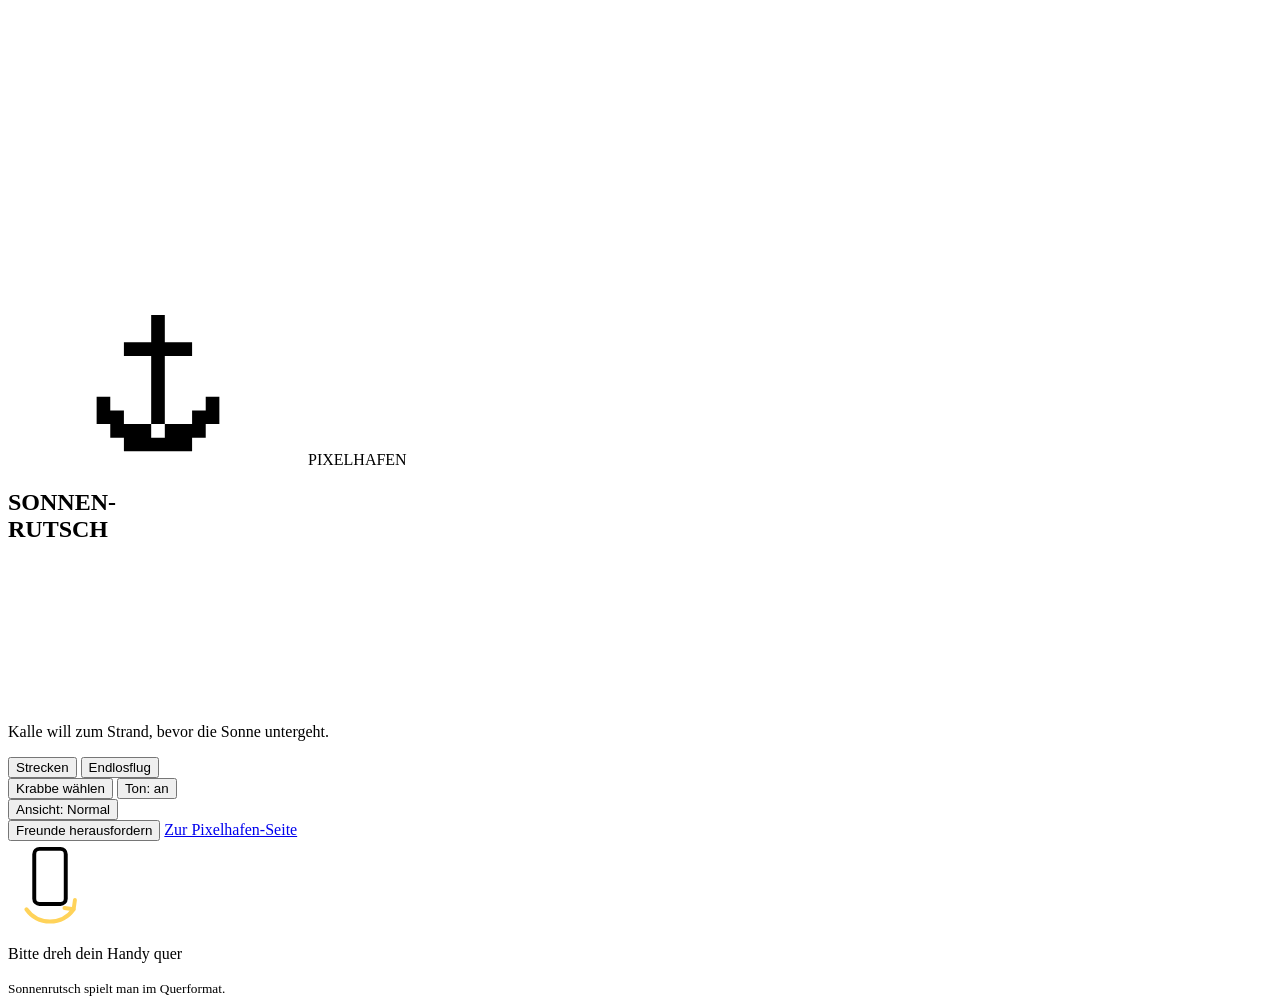
<file: quelle/kopf.html>
<!DOCTYPE html>
<html lang="de">
<head>
<meta charset="UTF-8">
<meta name="viewport" content="width=device-width, initial-scale=1, viewport-fit=cover">
<title>Sonnenrutsch – Pixelhafen</title>
<meta name="description" content="Kalle die Krabbe rutscht über Dünen, Inseln und Klippen und fliegt über die Hügelkuppen – bevor die Sonne untergeht. Ein-Tasten-Spiel, 12 Strecken. Kostenlos, ohne Anmeldung, ohne Werbung.">
<link rel="manifest" href="manifest.webmanifest">
<meta name="theme-color" content="#10243A">
<meta name="mobile-web-app-capable" content="yes">
<meta name="apple-mobile-web-app-capable" content="yes">
<meta name="apple-mobile-web-app-title" content="Sonnenrutsch">
<meta name="apple-mobile-web-app-status-bar-style" content="black">
<link rel="apple-touch-icon" href="icons/apple-touch-icon.png">
<link rel="icon" type="image/png" sizes="192x192" href="icons/icon-192.png">
<style>
%%BASIS_CSS%%

  /* ---------- Anzeige im Spiel ---------- */
  #hud {
    position: absolute;
    top: 8px; left: 8px; right: 8px;
    z-index: 2;
    display: flex;
    align-items: flex-start;
    gap: 8px;
    pointer-events: none;
  }
  .hudblock {
    flex: 1 1 auto;
    min-width: 0;
    max-width: 520px;
    display: grid;
    gap: 6px;
    padding: 7px 10px 8px;
    background: rgba(16, 36, 58, 0.8);
    border: 2px solid rgba(255, 244, 220, 0.3);
    border-radius: 12px;
  }
  .hudzeile { display: grid; grid-template-columns: 22px 1fr auto; align-items: center; gap: 8px; }
  .hudzeile .ico { width: 22px; height: 22px; display: grid; place-items: center; }
  .hudzeile b { font: 11px/1 var(--retro); color: var(--gelb); min-width: 44px; text-align: right; font-weight: 400; }
  .balken { position: relative; height: 12px; border-radius: 6px; background: rgba(255, 244, 220, 0.16); overflow: visible; }
  .balken > i { position: absolute; left: 0; top: 0; bottom: 0; border-radius: 6px; }
  #tagFuellung { width: 100%; background: linear-gradient(90deg, #ff6a4a, #ffb259 45%, #ffe27a); }
  #wegFuellung { width: 0; background: var(--tuerkis); }
  #wegKrabbe { position: absolute; top: 50%; width: 14px; height: 14px; margin: -7px 0 0 -7px; border-radius: 50%; background: #e8503a; border: 2px solid #3a1418; }
  #wegZiel { position: absolute; right: -4px; top: -6px; width: 10px; height: 22px; }
  #hudTag.knapp b { color: #ff9a7a; }
  @keyframes puls { 50% { filter: brightness(1.5); } }
  #hudName { display: flex; align-items: center; gap: 6px; font: 600 13px/1.2 var(--body); color: var(--muted); white-space: nowrap; overflow: hidden; }
  #hudTitel { flex: 1 1 auto; min-width: 0; overflow: hidden; text-overflow: ellipsis; }
  #hudEndlos { display: flex; justify-content: space-between; gap: 10px; font: 600 13px/1.2 var(--body); color: var(--muted); }
  #hudEndlos b { color: var(--gelb); font: 11px/1.2 var(--retro); font-weight: 400; }
  :root:not([data-modus="endlos"]) #hudEndlos { display: none; }
  :root[data-modus="endlos"] #hudNr, :root[data-modus="endlos"] #erklZiel { display: none; }
  #bonus { position: absolute; top: 100px; left: 12px; z-index: 3; padding: 6px 12px; color: var(--auf-gelb); background: var(--gelb); border-radius: 10px; font: 11px/1.5 var(--retro); pointer-events: none; opacity: 0; transform: translateY(6px); transition: opacity .2s, transform .2s; }
  #bonus.zeigen { opacity: 1; transform: none; }
  #erklEndlos { margin: 8px 0 0; font-size: 15px; line-height: 1.4; }
  .rekordzeile { margin: 8px 0 0; text-align: center; color: var(--muted); font-size: 14px; }
  .rekordzeile b { color: var(--gelb); font: 11px/1.4 var(--retro); font-weight: 400; }
  #hudMuscheln { display: inline-flex; align-items: center; gap: 5px; flex: none; color: var(--text); font: 11px/1 var(--retro); }
  #hudMuscheln svg { width: 18px; height: 16px; }
  #hudMuscheln.plopp { animation: plopp 0.25s ease-out; }
  @keyframes plopp { 40% { transform: scale(1.3); } }
  #hudName span { color: var(--gelb); font: 10px/1 var(--retro); margin-right: 6px; }
  .hudrechts { display: flex; gap: 6px; margin-left: auto; }
  .rund {
    display: grid; place-items: center;
    width: 44px; height: 44px; padding: 0;
    color: var(--text); cursor: pointer;
    background: rgba(16, 36, 58, 0.82);
    border: 2px solid rgba(255, 244, 220, 0.35);
    border-radius: 12px;
    pointer-events: auto; touch-action: manipulation;
  }
  .rund:hover { background: rgba(31, 64, 102, 0.95); }
  .rund svg { width: 18px; height: 18px; }
  #tonKnopfHud .aus { display: none; }
  #tonKnopfHud[aria-pressed="false"] .aus { display: inline; }
  #tonKnopfHud[aria-pressed="false"] .welle { display: none; }
  :root:not([data-zustand="bereit"]):not([data-zustand="lauf"]):not([data-zustand="ende"]) #hud { visibility: hidden; }

  /* Kette perfekter Landungen */
  #kette { position: absolute; top: 96px; left: 50%; transform: translateX(-50%); z-index: 2; padding: 4px 10px; color: var(--auf-gelb); background: var(--gelb); border-radius: 8px; font: 10px/1.6 var(--retro); pointer-events: none; }

  /* Erklärung vor dem Start, direkt im Spiel */
  #erklaerung {
    position: absolute; left: 50%; top: 54%;
    z-index: 2;
    width: min(440px, calc(100% - 24px));
    transform: translate(-50%, -50%);
    padding: 14px 16px;
    background: rgba(16, 36, 58, 0.88);
    border: 3px solid var(--gelb);
    border-radius: 14px;
    pointer-events: none;
    text-align: center;
  }
  #erklaerung h2 { font: 12px/1.6 var(--retro); color: var(--gelb); }
  #erklaerung ul { list-style: none; margin: 10px 0 8px; padding: 0; display: grid; gap: 6px; text-align: left; }
  #erklaerung li { display: grid; grid-template-columns: 34px 1fr; align-items: center; gap: 8px; font-size: 15px; line-height: 1.3; }
  #erklaerung li i { display: grid; place-items: center; width: 34px; height: 30px; border-radius: 8px; background: var(--surface-2); font-style: normal; font: 9px/1 var(--retro); color: var(--gelb); }
  #erklaerung .los { margin: 8px 0 0; font: 11px/1.6 var(--retro); color: var(--text); animation: puls 1.2s ease-in-out infinite; }
  :root:not([data-zustand="bereit"]) #erklaerung { display: none; }

  #hinweis {
    position: absolute; left: 50%; bottom: max(14px, env(safe-area-inset-bottom));
    z-index: 2;
    transform: translateX(-50%);
    width: max-content; max-width: calc(100% - 24px);
    padding: 8px 14px;
    color: var(--text);
    background: rgba(16, 36, 58, 0.86);
    border: 2px solid var(--tuerkis);
    border-radius: 12px;
    font: 600 16px/1.35 var(--body);
    text-align: center;
    pointer-events: none;
  }

  .nurTouch { display: none; }
  .touch .nurTouch { display: inline; }
  .touch .nurMaus { display: none; }

  #startKrabbe { display: block; width: 176px; height: 144px; margin: 6px auto 0; }
  .gebiet { --g: var(--tuerkis); }
  @media (min-width: 561px) { .karten { grid-template-columns: repeat(3, minmax(0, 1fr)); } }
  .karte .best { color: var(--muted); font: 600 12px/1.2 var(--body); }

  @media (max-width: 520px) {
    #bonus { top: 118px; left: 8px; }
    #hudEndlos { font-size: 12px; }
    #hud { top: 6px; left: 6px; right: 6px; gap: 6px; }
    .hudblock { padding: 6px 8px; gap: 5px; }
    .hudzeile { grid-template-columns: 18px 1fr auto; gap: 6px; }
    .hudzeile .ico { width: 18px; height: 18px; }
    .hudzeile b { font-size: 9px; min-width: 36px; }
    .rund { width: 40px; height: 40px; }
    .hudrechts { flex-direction: column; gap: 4px; }
    #kette { top: 84px; }
    #erklaerung li { font-size: 14px; }
    #hinweis { font-size: 15px; }
  }
  @media (orientation: landscape) and (max-height: 500px) {
    #startKrabbe { width: 92px; height: 75px; margin-top: 0; }
    .unterzeile { margin-top: 4px; font-size: 15px; }
    h1 { font-size: 18px; }
    .hudblock { max-width: 380px; padding: 5px 8px; gap: 4px; }
    #hudName { font-size: 12px; }
    #erklaerung { top: 58%; padding: 10px 14px; width: min(540px, calc(100% - 24px)); }
    #erklaerung ul { margin: 6px 0 4px; gap: 4px; }
    #erklaerung li { font-size: 14px; }
    #kette { top: 80px; }
  }
  /* Flache Handy-Bildschirme (Querformat): Start- und Ergebnisfenster zweispaltig, damit sie ohne Scrollen auf den
     Bildschirm passen (vorher 412–550 px hoch auf 320–390 px Bildschirmhöhe). Links Bild und Text, rechts Zahlen und Knöpfe. */
  .links, .rechts { display: contents; }
  @media (orientation: landscape) and (max-height: 500px) {
    #fenster { padding: max(6px, env(safe-area-inset-top)) max(10px, env(safe-area-inset-right)) max(6px, env(safe-area-inset-bottom)) max(10px, env(safe-area-inset-left)); }
    .tafel { padding: 10px 14px; }
    #fStart, #fErfolg, #fNacht, #fEndlos { display: grid; grid-template-columns: minmax(130px, 0.7fr) 1.5fr; column-gap: 16px; align-items: center; }
    #fStart.tafelInnen, .links, .rechts { display: block; }
    #fErfolg > h2, #fNacht > h2, #fEndlos > h2 { grid-column: 1 / -1; text-align: center; margin-bottom: 4px; font-size: 14px; }
    .tafel:has(#fStart:not([hidden])), .tafel:has(#fErfolg:not([hidden])), .tafel:has(#fNacht:not([hidden])), .tafel:has(#fEndlos:not([hidden])) { width: min(720px, 100%); }
    #fStart h1 { font-size: 17px; }
    #fStart .unterzeile { margin-top: 4px; font-size: 13px; }
    #startKrabbe { width: 84px; height: 69px; margin: 2px auto 0; }
    #erfolgKrabbe, #nachtKrabbe, #endlosKrabbe { width: 84px; height: 69px; margin: 0 auto; }
    .spruch { margin: 4px 0 0; font-size: 13px; text-align: center; }
    .sternreihe { font-size: 26px; margin: 4px 0 0; }
    .zahlen { grid-template-columns: 1fr 1fr; gap: 3px 14px; margin-top: 0; }
    .zahlen div { padding-bottom: 2px; gap: 6px; }
    .zahlen dt { font-size: 11px; }
    .zahlen dd { font-size: 11px; }
    .zahlen .gross dd { font-size: 14px; }
    .hervor { margin: 5px 0 0; padding: 4px 8px; font-size: 9px; }
    .hinweistext { margin: 5px 0 0; font-size: 12px; }
    .knoepfe { margin-top: 6px; gap: 6px; }
    .knoepfe .knoepfe { margin-top: 0; }
    .btn { min-height: 40px; padding: 6px 10px; font-size: 14px; }
    .btn.main { min-height: 42px; font-size: 13px; }
    .btn.klein { min-height: 40px; font-size: 13px; }
    .rekordzeile { margin: 3px 0 0; font-size: 12px; }
    #fPause .knoepfe { margin-top: 8px; }
  }
  /* Flache Handy-Bildschirme (Querformat): Anzeige kompakt, damit mehr vom Spiel zu sehen ist und die Kamera näher heranzoomt.
     Name oben, Tageslicht und Strecke nebeneinander, Punkte/Rekord klein darunter. */
  @media (orientation: landscape) and (max-height: 500px) {
    #hud { top: 4px; left: 6px; right: 6px; gap: 6px; }
    .hudblock { max-width: 460px; grid-template-columns: 1fr 1fr; column-gap: 10px; row-gap: 3px; padding: 4px 8px 5px; }
    #hudName, #hudEndlos { grid-column: 1 / -1; font-size: 12px; line-height: 1.1; }
    .hudzeile { grid-template-columns: 16px 1fr auto; gap: 5px; }
    .hudzeile .ico { width: 16px; height: 16px; }
    .hudzeile .ico svg { width: 16px; height: 16px; }
    .hudzeile b { font-size: 10px; min-width: 34px; }
    .balken { height: 10px; border-radius: 5px; }
    #wegKrabbe { width: 11px; height: 11px; margin: -5.5px 0 0 -5.5px; }
    #hudEndlos { font-size: 11px; }
    #hudEndlos b { font-size: 10px; }
    .hudrechts { gap: 4px; }
    #bonus { top: 66px; left: 8px; }
    #kette { top: 62px; }
  }
</style>
</head>
<body>

<svg width="0" height="0" style="position:absolute" aria-hidden="true">
  <symbol id="logo" viewBox="0 0 11 11"><path fill="currentColor" d="M5 0h1v2H5zM3 2h5v1H3zM5 3h1v5H5zM1 6h1v1H1zM9 6h1v1H9zM1 7h2v1H1zM8 7h2v1H8zM2 8h3v1H2zM6 8h3v1H6zM3 9h5v1H3z"/></symbol>
  <symbol id="schloss" viewBox="0 0 16 16"><path fill="currentColor" d="M5 2h6v1H5zM4 3h1v4H4zM11 3h1v4h-1zM3 7h10v7H3zM7 9h2v3H7z"/></symbol>
  <symbol id="sonne" viewBox="0 0 22 22"><circle cx="11" cy="11" r="5.5" fill="#ffd35a" stroke="#c9962a" stroke-width="1.2"/><g stroke="#ffd35a" stroke-width="2" stroke-linecap="round"><path d="M11 1.5v2.5M11 18v2.5M1.5 11H4M18 11h2.5M4.3 4.3l1.8 1.8M15.9 15.9l1.8 1.8M4.3 17.7l1.8-1.8M15.9 6.1l1.8-1.8"/></g></symbol>
  <symbol id="muschel" viewBox="0 0 18 16"><path d="M9 14.5 2 6.5Q3 1.5 9 1t7 5.5z" fill="#ffc4bc" stroke="#8c3a4a" stroke-width="1.3" stroke-linejoin="round"/><path d="M9 13.5 5 4M9 13.5 9 2M9 13.5 13 4" stroke="#8c3a4a" stroke-width="0.9" opacity=".6"/></symbol>
  <symbol id="flagge" viewBox="0 0 22 22"><path d="M5 2v19" stroke="#fff4dc" stroke-width="2" stroke-linecap="round"/><path d="M6 3h12l-3 4 3 4H6z" fill="#ff805b" stroke="#10243a" stroke-width="1"/></symbol>
</svg>

<div id="app">
  <main id="buehne">
    <canvas id="bild" tabindex="0" role="img" aria-label="Spielfeld von Sonnenrutsch: Kalle die Krabbe rutscht über weiche Hügel an der Küste. Gedrückt halten lässt Kalle loslaufen und macht ihn schwer, loslassen lässt ihn über die Kuppen fliegen. Leertaste, Maus oder Finger."></canvas>

    <div id="hud">
      <div class="hudblock">
        <div id="hudName"><span id="hudNr">1</span><em id="hudTitel" style="font-style:normal"></em><b id="hudMuscheln" title="Muscheln" aria-label="Muscheln"><svg viewBox="0 0 18 16" aria-hidden="true"><use href="#muschel"/></svg><span id="muschelZahl">0</span></b></div>
        <div class="hudzeile" id="hudTag" title="Tageslicht">
          <span class="ico"><svg width="22" height="22" aria-hidden="true"><use href="#sonne"/></svg></span>
          <div class="balken" role="meter" aria-label="Tageslicht" aria-valuemin="0" aria-valuemax="100" aria-valuenow="100" id="tagBalken"><i id="tagFuellung"></i></div>
          <b id="tagText">0:00</b>
        </div>
        <div class="hudzeile" id="hudWeg" title="Strecke">
          <span class="ico"><svg width="22" height="22" aria-hidden="true"><use href="#flagge"/></svg></span>
          <div class="balken" role="meter" aria-label="Strecke" aria-valuemin="0" aria-valuemax="100" aria-valuenow="0" id="wegBalken"><i id="wegFuellung"></i><span id="wegKrabbe"></span></div>
          <b id="wegText">0 %</b>
        </div>
        <div id="hudEndlos"><span>Punkte <b id="punkteZahl">0</b></span><span>Rekord <b id="rekordZahl">0 m</b></span></div>
      </div>
      <div class="hudrechts">
        <button class="rund" id="neuKnopfHud" type="button" aria-label="Strecke neu starten (R)">
          <svg viewBox="0 0 16 16" fill="currentColor" shape-rendering="crispEdges" aria-hidden="true"><path d="M5 2h6v1H5zM3 3h2v1H3zM11 3h2v1h-2zM2 4h1v2H2zM13 4h1v1h-1zM2 6h1v4H2zM2 10h1v2H2zM3 12h2v1H3zM5 13h6v1H5zM11 12h2v1h-2zM13 10h1v2h-1zM10 5h4v1h-4zM13 2h1v3h-1z"/></svg>
        </button>
        <button class="rund" id="tonKnopfHud" type="button" aria-label="Ton an/aus (M)" aria-pressed="true">
          <svg viewBox="0 0 16 16" fill="currentColor" shape-rendering="crispEdges" aria-hidden="true"><path d="M2 6h3v4H2zM5 5h1v6H5zM6 4h1v8H6zM7 3h1v10H7z"/><path class="welle" d="M10 6h1v4h-1zM12 4h1v8h-1z"/><path class="aus" d="M10 5h1v1h-1zM11 6h1v1h-1zM12 7h1v2h-1zM13 9h1v1h-1zM14 10h1v1h-1zM14 5h1v1h-1zM13 6h1v1h-1zM11 9h1v1h-1zM10 10h1v1h-1z"/></svg>
        </button>
        <button class="rund" id="pauseKnopf" type="button" aria-label="Pause (P)">
          <svg viewBox="0 0 16 16" fill="currentColor" shape-rendering="crispEdges" aria-hidden="true"><path d="M4 3h3v10H4zM9 3h3v10H9z"/></svg>
        </button>
      </div>
    </div>

    <div id="kette" hidden></div>
    <div id="bonus" role="status" aria-live="polite"></div>

    <div id="erklaerung" aria-live="polite">
      <h2 id="erklTitel">LERNSTRECKE</h2>
      <p id="erklEndlos" hidden>Flieg dem Sonnenuntergang davon! Erreiche die nächste Distanzmarke und lande sauber, um Tageslicht zu gewinnen.</p>
      <ul id="erklListe">
        <li><i>HALT</i><span><b>Gedrückt halten:</b> Kalle läuft los und rutscht schwer bergab.</span></li>
        <li><i>LOS</i><span><b>Vor dem Anstieg loslassen:</b> Der Schwung trägt ihn über die Kuppe in die Luft.</span></li>
        <li id="erklZiel"><i>☀</i><span>Erreiche das Ziel, bevor die Sonne untergeht.</span></li>
        <li><i><svg width="22" height="20" aria-hidden="true"><use href="#muschel"/></svg></i><span>Sammle Muscheln – goldene zählen fünffach.</span></li>
      </ul>
      <p class="los"><span class="nurMaus">Leertaste oder Maus halten</span><span class="nurTouch">Bildschirm gedrückt halten</span> zum Losrutschen</p>
    </div>

    <p id="hinweis" role="status" aria-live="polite" hidden></p>
  </main>
</div>
<p id="ansage" class="sr" aria-live="polite"></p>

<div id="fenster">
  <div class="tafel" role="dialog" aria-modal="true" aria-labelledby="fStartTitel">

    <section id="fStart">
      <div class="links">
      <p class="marke"><svg aria-hidden="true"><use href="#logo"/></svg>PIXELHAFEN</p>
      <h1 data-titel>SONNEN-<br>RUTSCH</h1>
      <canvas id="startKrabbe" width="352" height="288" aria-hidden="true"></canvas>
      <p class="unterzeile">Kalle will zum Strand, bevor die Sonne untergeht.</p>
      </div>
      <div class="rechts">
      <p class="duell" id="startDuell" hidden></p>
      <div class="knoepfe">
        <button class="btn main" id="spielenKnopf" type="button">Strecken</button>
        <button class="btn main" id="endlosKnopf" type="button">Endlosflug</button>
        <p class="rekordzeile" id="endlosRekordStart" hidden>Endlos-Rekord: <b id="startRekord">0 m</b></p>
        <p class="rekordzeile" id="endlosRekordAlt" hidden>Rekord vor dem Update: <b id="startRekordAlt">0 m</b></p>
        <div class="knoepfe zwei" style="margin-top:0">
          <button class="btn klein" id="krabbeWahlKnopf" type="button">Krabbe wählen</button>
          <button class="btn klein js-ton" type="button" aria-pressed="true">Ton: an</button>
        </div>
        <div class="knoepfe zwei" style="margin-top:0">
          <button class="btn klein js-ansicht" type="button">Ansicht: Normal</button>
        </div>
        <div class="knoepfe zwei" style="margin-top:0">
          <button class="btn klein" id="freundeKnopf" type="button">Freunde herausfordern</button>
          <a class="btn klein" href="https://moje9328.github.io/spiele/">Zur Pixelhafen-Seite</a>
        </div>
      </div>
      </div>
    </section>

    <section id="fKrabben" hidden>
      <h2 data-titel>Krabbe wählen</h2>
      <p class="hinweistext">Alle Krabben rutschen und fliegen gleich. Sie sehen nur anders aus.</p>
      <div class="krabbenliste" id="krabbenListe"></div>
      <div class="knoepfe"><button class="btn main" id="krabbenFertig" type="button">Fertig</button></div>
    </section>

    <section id="fLevel" hidden>
      <div class="zeile zurueck">
        <h2 data-titel>Strecke wählen</h2>
        <button class="btn klein" id="levelZurueck" type="button">Zurück</button>
      </div>
      <div id="gebietListe"></div>
    </section>

    <section id="fPause" hidden>
      <h2 data-titel>Kurze Pause</h2>
      <p class="hinweistext">Die Sonne wartet, bis du weiterspielst.</p>
      <div class="knoepfe">
        <button class="btn main" id="weiterKnopf" type="button">Weiter</button>
        <button class="btn klein" id="neuKnopf" type="button">Neu starten</button>
        <div class="knoepfe zwei" style="margin-top:0">
          <button class="btn klein" id="pauseLevelKnopf" type="button">Streckenwahl</button>
          <button class="btn klein js-ton" type="button" aria-pressed="true">Ton: an</button>
        </div>
        <button class="btn klein js-ansicht" type="button">Ansicht: Normal</button>
      </div>
    </section>

    <section id="fErfolg" hidden>
      <h2 data-titel id="erfolgTitel">Geschafft!</h2>
      <div class="links">
      <canvas id="erfolgKrabbe" width="220" height="180" aria-hidden="true"></canvas>
      <p class="spruch" id="erfolgSpruch"></p>
      <div class="sternreihe" aria-hidden="true"><span>★</span><span>★</span><span>★</span></div>
      <p class="sr" id="sterneText"></p>
      </div>
      <div class="rechts">
      <dl class="zahlen">
        <div class="gross"><dt>Zeit</dt><dd id="eZeit">0</dd></div>
        <div><dt>Tageslicht übrig</dt><dd id="eRest">0</dd></div>
        <div><dt>Perfekte Landungen</dt><dd id="ePerfekt">0</dd></div>
        <div><dt>Muscheln</dt><dd id="eMuscheln">0</dd></div>
        <div><dt>Weitester Flug</dt><dd id="eWeit">0</dd></div>
        <div><dt>Bestzeit</dt><dd id="eBest">0</dd></div>
      </dl>
      <p class="hervor" id="neuBest" hidden>NEUE BESTZEIT!</p>
      <p class="hinweistext" id="sternInfo"></p>
      <div class="knoepfe">
        <button class="btn main" id="weiterLevelKnopf" type="button">Nächste Strecke</button>
        <div class="knoepfe zwei" style="margin-top:0">
          <button class="btn klein" id="nochmalErfolgKnopf" type="button">Noch einmal</button>
          <button class="btn klein" id="erfolgLevelKnopf" type="button">Streckenwahl</button>
        </div>
      </div>
      </div>
    </section>

    <section id="fEndlos" hidden>
      <h2 data-titel id="endlosTitel">Die Sonne ist untergegangen</h2>
      <div class="links">
      <canvas id="endlosKrabbe" width="220" height="180" aria-hidden="true"></canvas>
      <p class="spruch" id="endlosSpruch"></p>
      </div>
      <div class="rechts">
      <dl class="zahlen">
        <div class="gross"><dt>Strecke</dt><dd id="enStrecke">0 m</dd></div>
        <div class="gross"><dt>Punkte</dt><dd id="enPunkte">0</dd></div>
        <div><dt>Muscheln</dt><dd id="enMuscheln">0</dd></div>
        <div><dt>Perfekte Landungen</dt><dd id="enPerfekt">0</dd></div>
        <div><dt>Gewonnenes Tageslicht</dt><dd id="enBonus">0 s</dd></div>
        <div><dt>Rekord Strecke</dt><dd id="enRekord">0 m</dd></div>
        <div><dt>Rekord Punkte</dt><dd id="enRekordPunkte">0</dd></div>
      </dl>
      <p class="hervor" id="enNeu" hidden>NEUER REKORD!</p>
      <p class="hinweistext" id="enDuell"></p>
      <div class="knoepfe">
        <button class="btn main" id="endlosNochmal" type="button">Sofort nochmal</button>
        <button class="btn klein" id="endlosFreunde" type="button">Freunde herausfordern</button>
        <button class="btn klein" id="endlosMenue" type="button">Zum Menü</button>
      </div>
      </div>
    </section>

    <section id="fNacht" hidden>
      <h2 data-titel>Die Sonne ist weg!</h2>
      <div class="links">
      <canvas id="nachtKrabbe" width="220" height="180" aria-hidden="true"></canvas>
      <p class="spruch" id="nachtSpruch"></p>
      </div>
      <div class="rechts">
      <dl class="zahlen">
        <div class="gross"><dt>Geschafft</dt><dd id="nAnteil">0 %</dd></div>
        <div><dt>Fehlten noch</dt><dd id="nRest">0 m</dd></div>
        <div><dt>Muscheln</dt><dd id="nMuscheln">0</dd></div>
        <div><dt>Perfekte Landungen</dt><dd id="nPerfekt">0</dd></div>
        <div><dt>Bisher am weitesten</dt><dd id="nBest">0 %</dd></div>
      </dl>
      <p class="hinweistext" id="nachtTipp"></p>
      <div class="knoepfe">
        <button class="btn main" id="nochmalKnopf" type="button">Sofort nochmal</button>
        <button class="btn klein" id="nachtLevelKnopf" type="button">Streckenwahl</button>
      </div>
      </div>
    </section>

  </div>
</div>

<script>
%%SPIEL%%
</script>
<div id="drehen" role="alert" aria-live="assertive">
  <svg viewBox="0 0 64 64" width="84" height="84" aria-hidden="true">
    <rect x="20" y="6" width="24" height="42" rx="4" fill="none" stroke="currentColor" stroke-width="3"/>
    <path d="M14 52 A22 22 0 0 0 50 52" fill="none" stroke="#FFD35A" stroke-width="3" stroke-linecap="round"/>
    <path d="M50 52 l-7 -1 M50 52 l1 -7" stroke="#FFD35A" stroke-width="3" stroke-linecap="round"/>
  </svg>
  <p>Bitte dreh dein Handy quer</p>
  <small>Sonnenrutsch spielt man im Querformat.</small>
</div>
</body>
</html>
</file>
